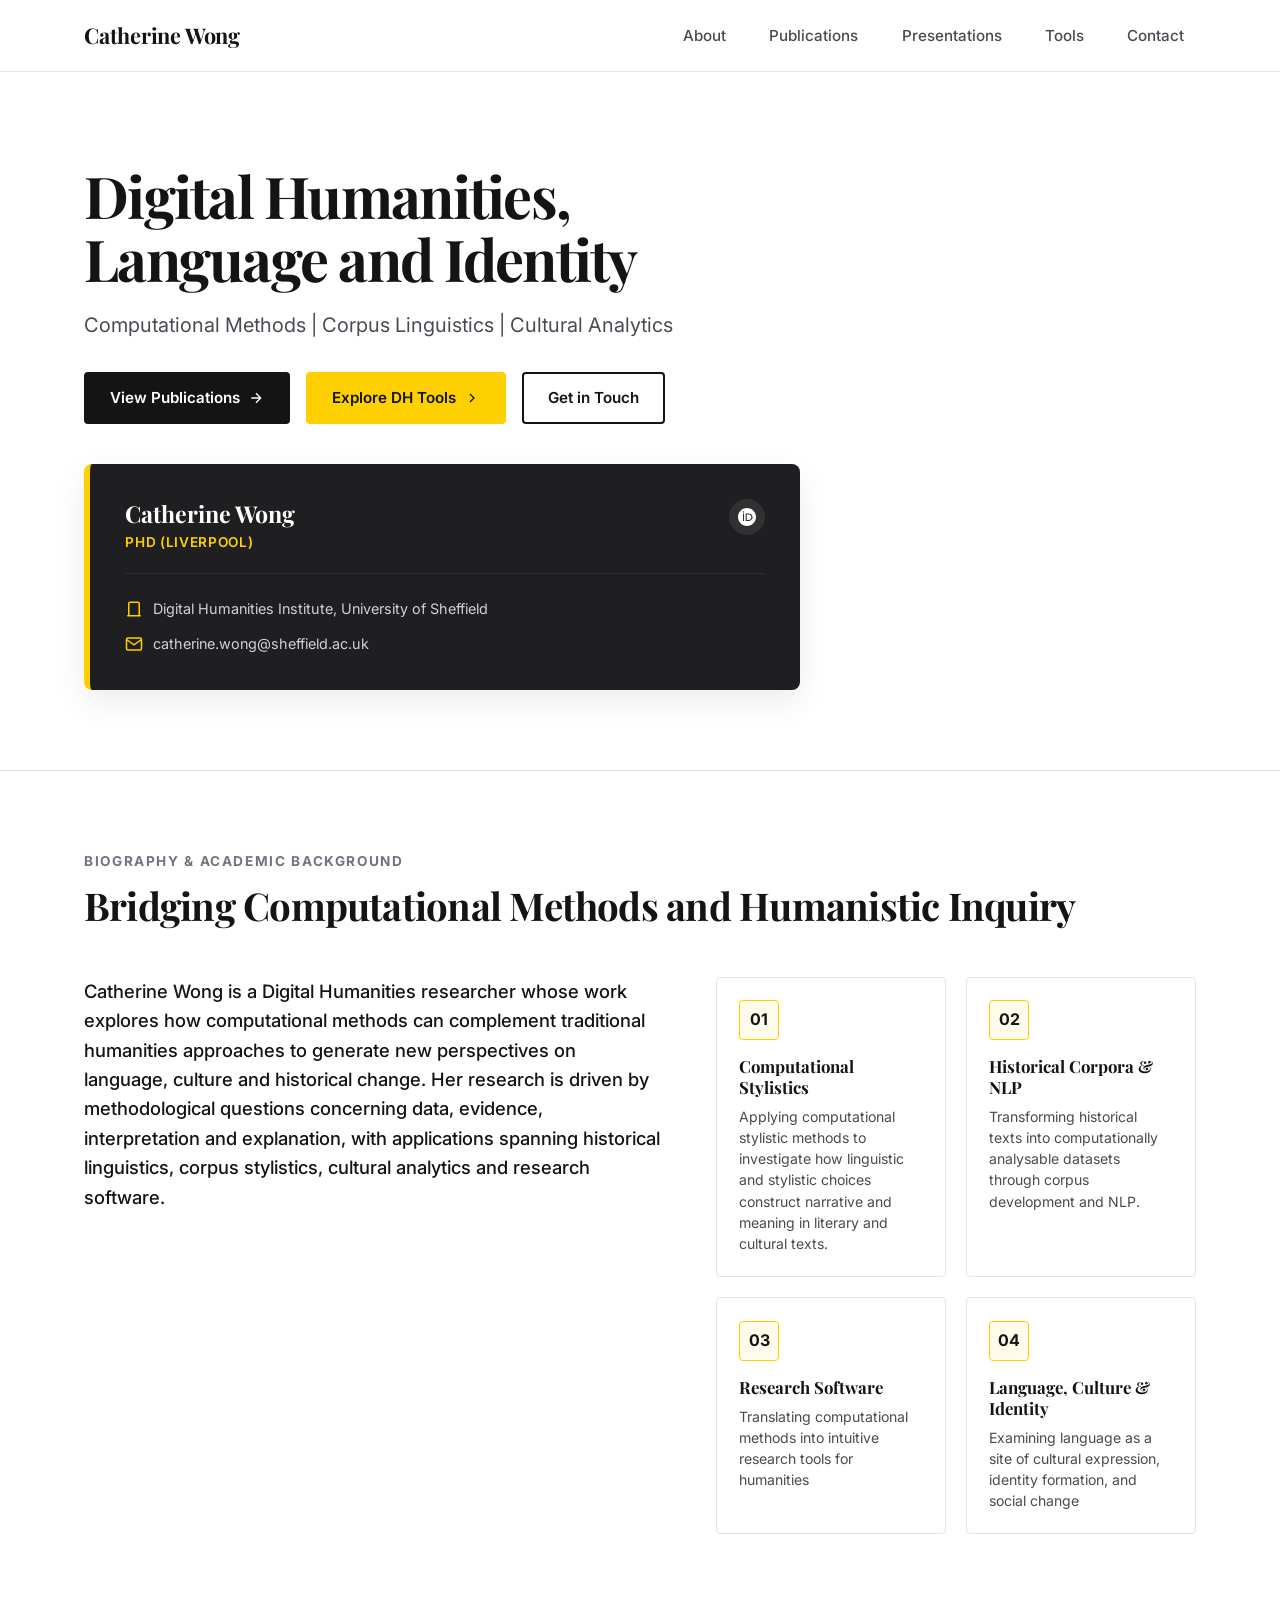
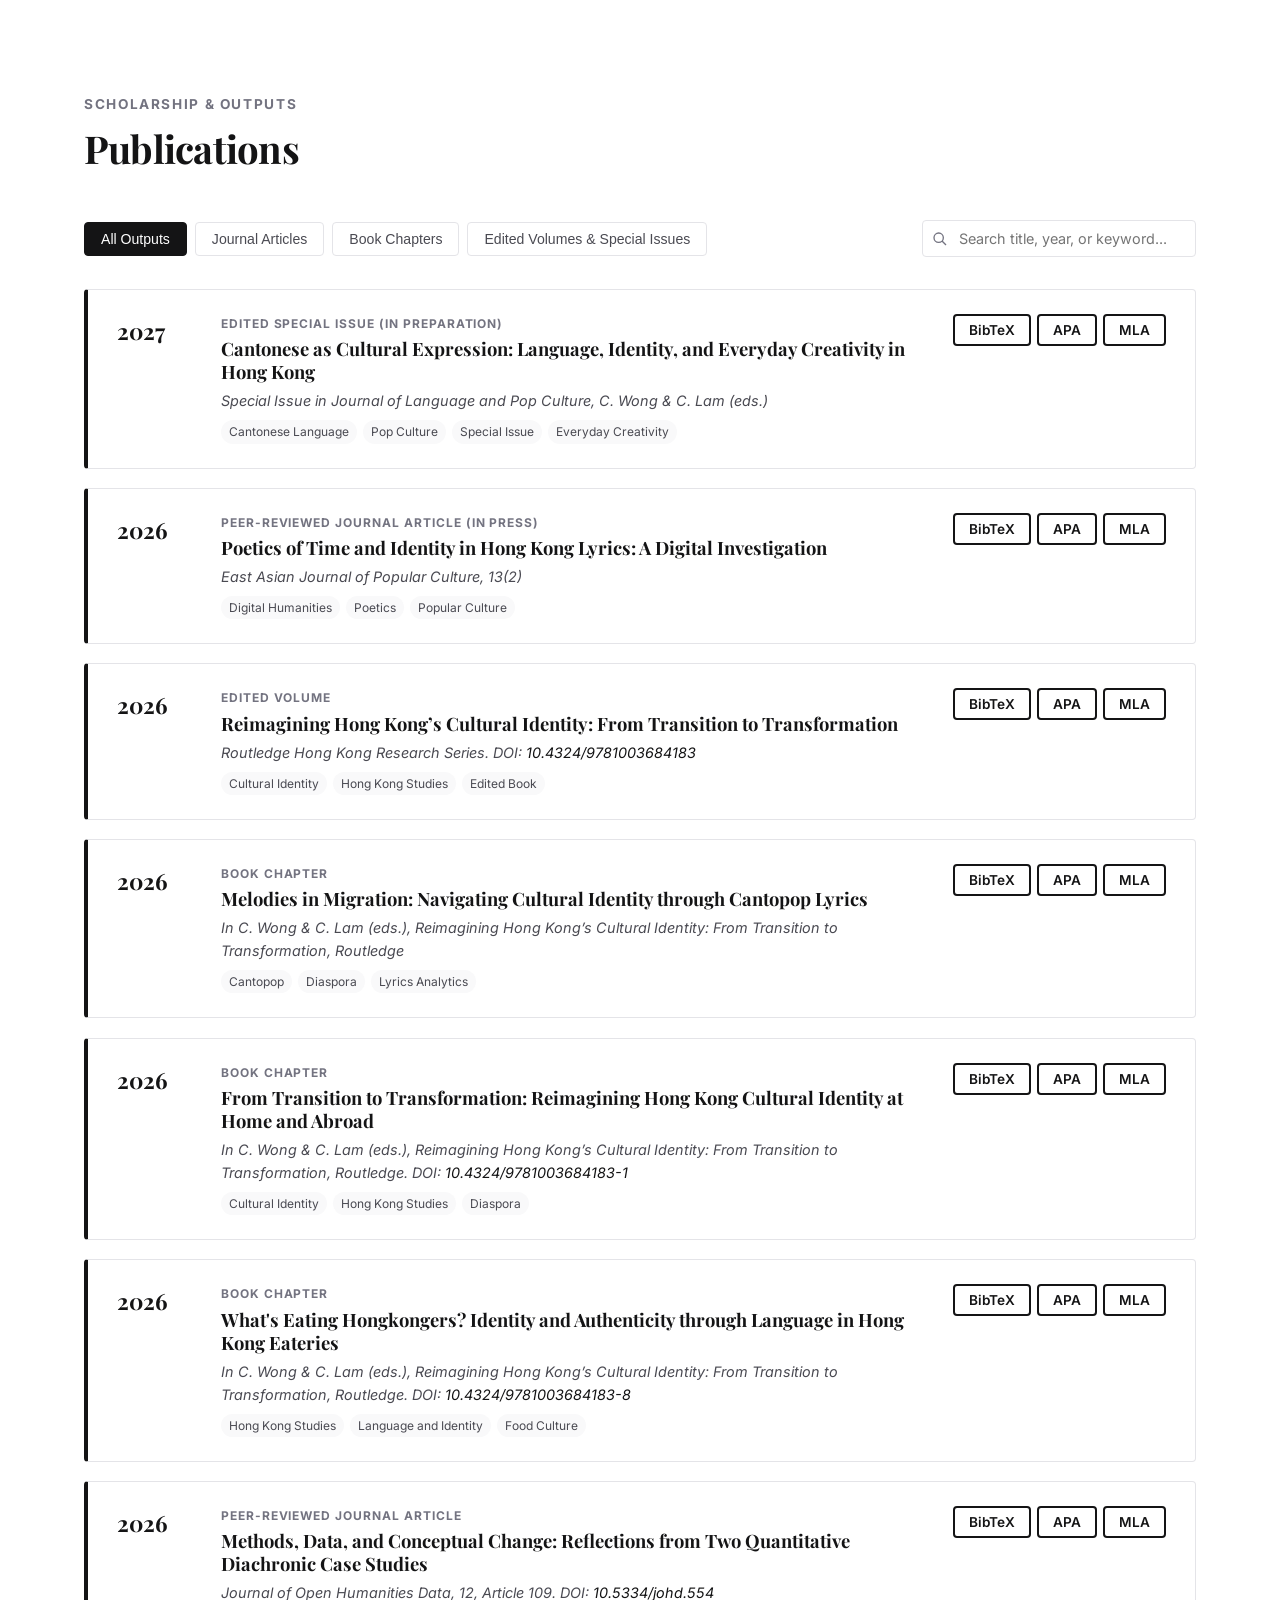
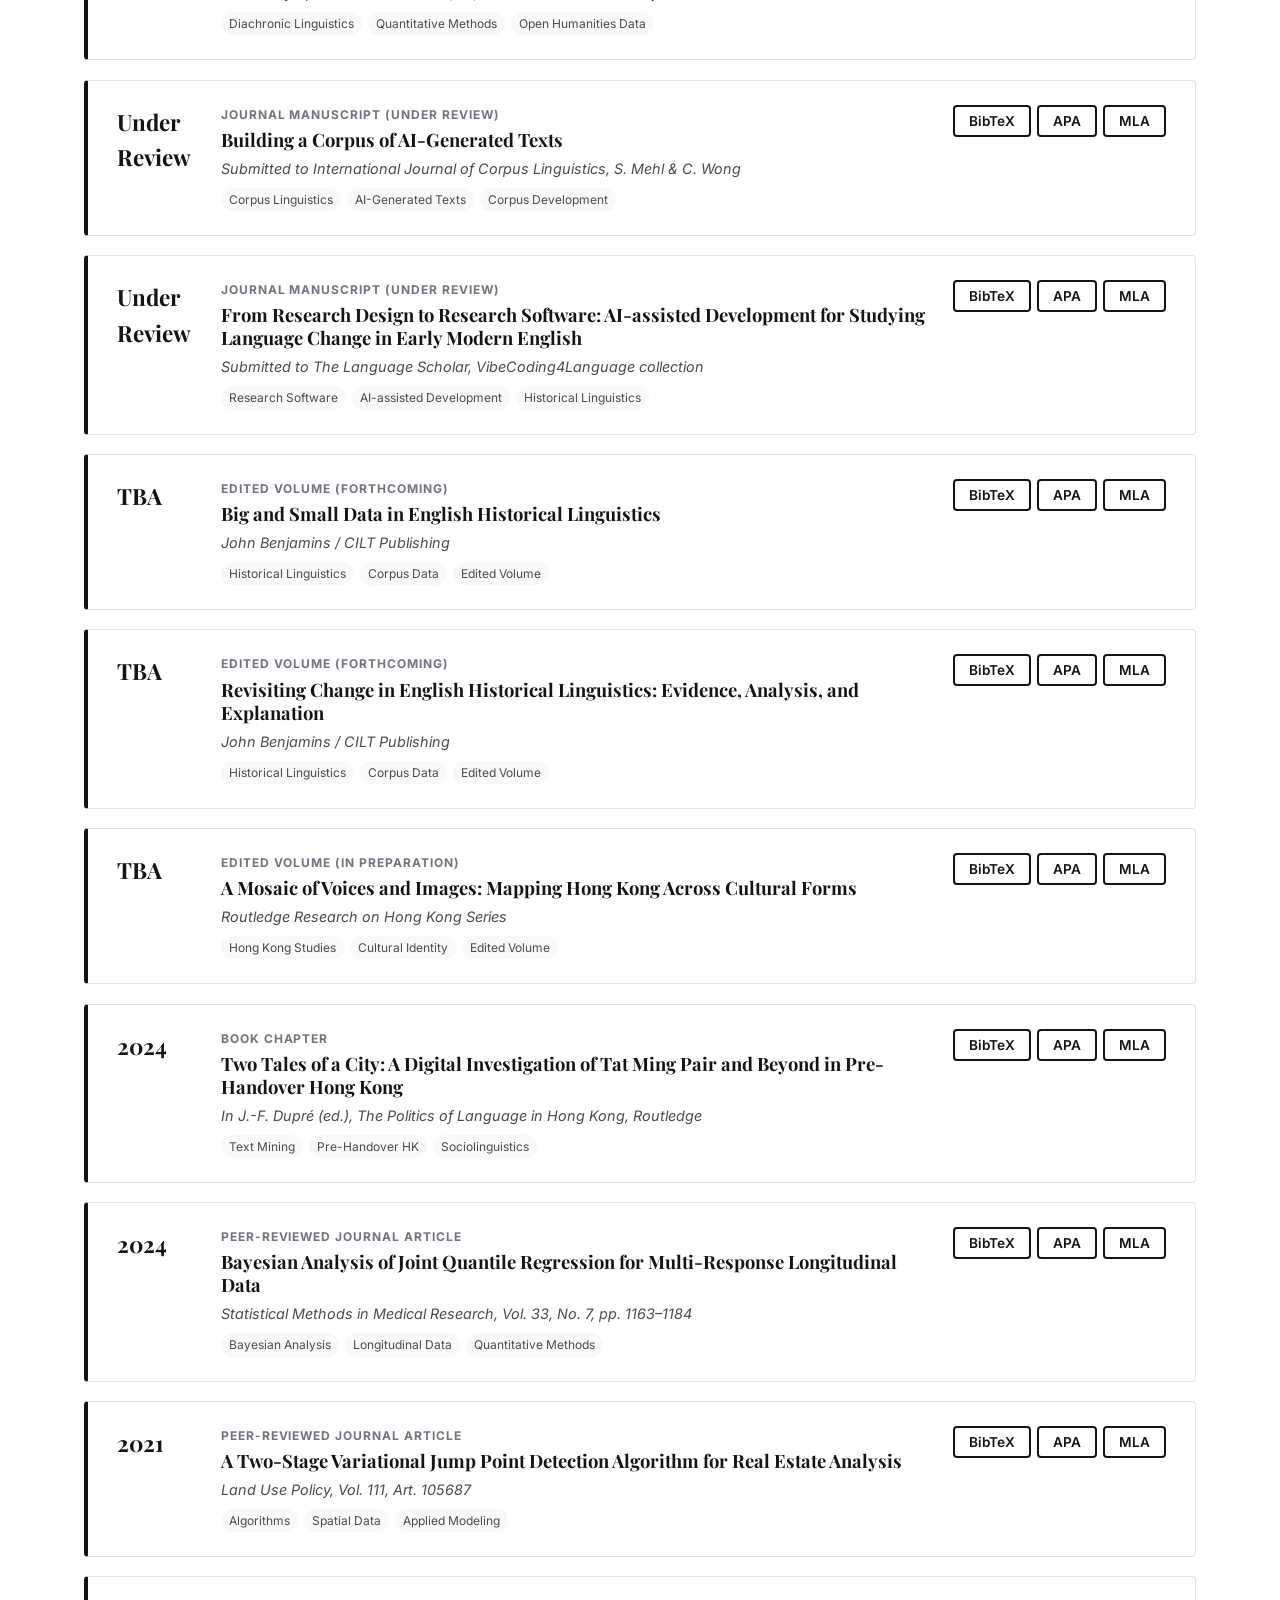
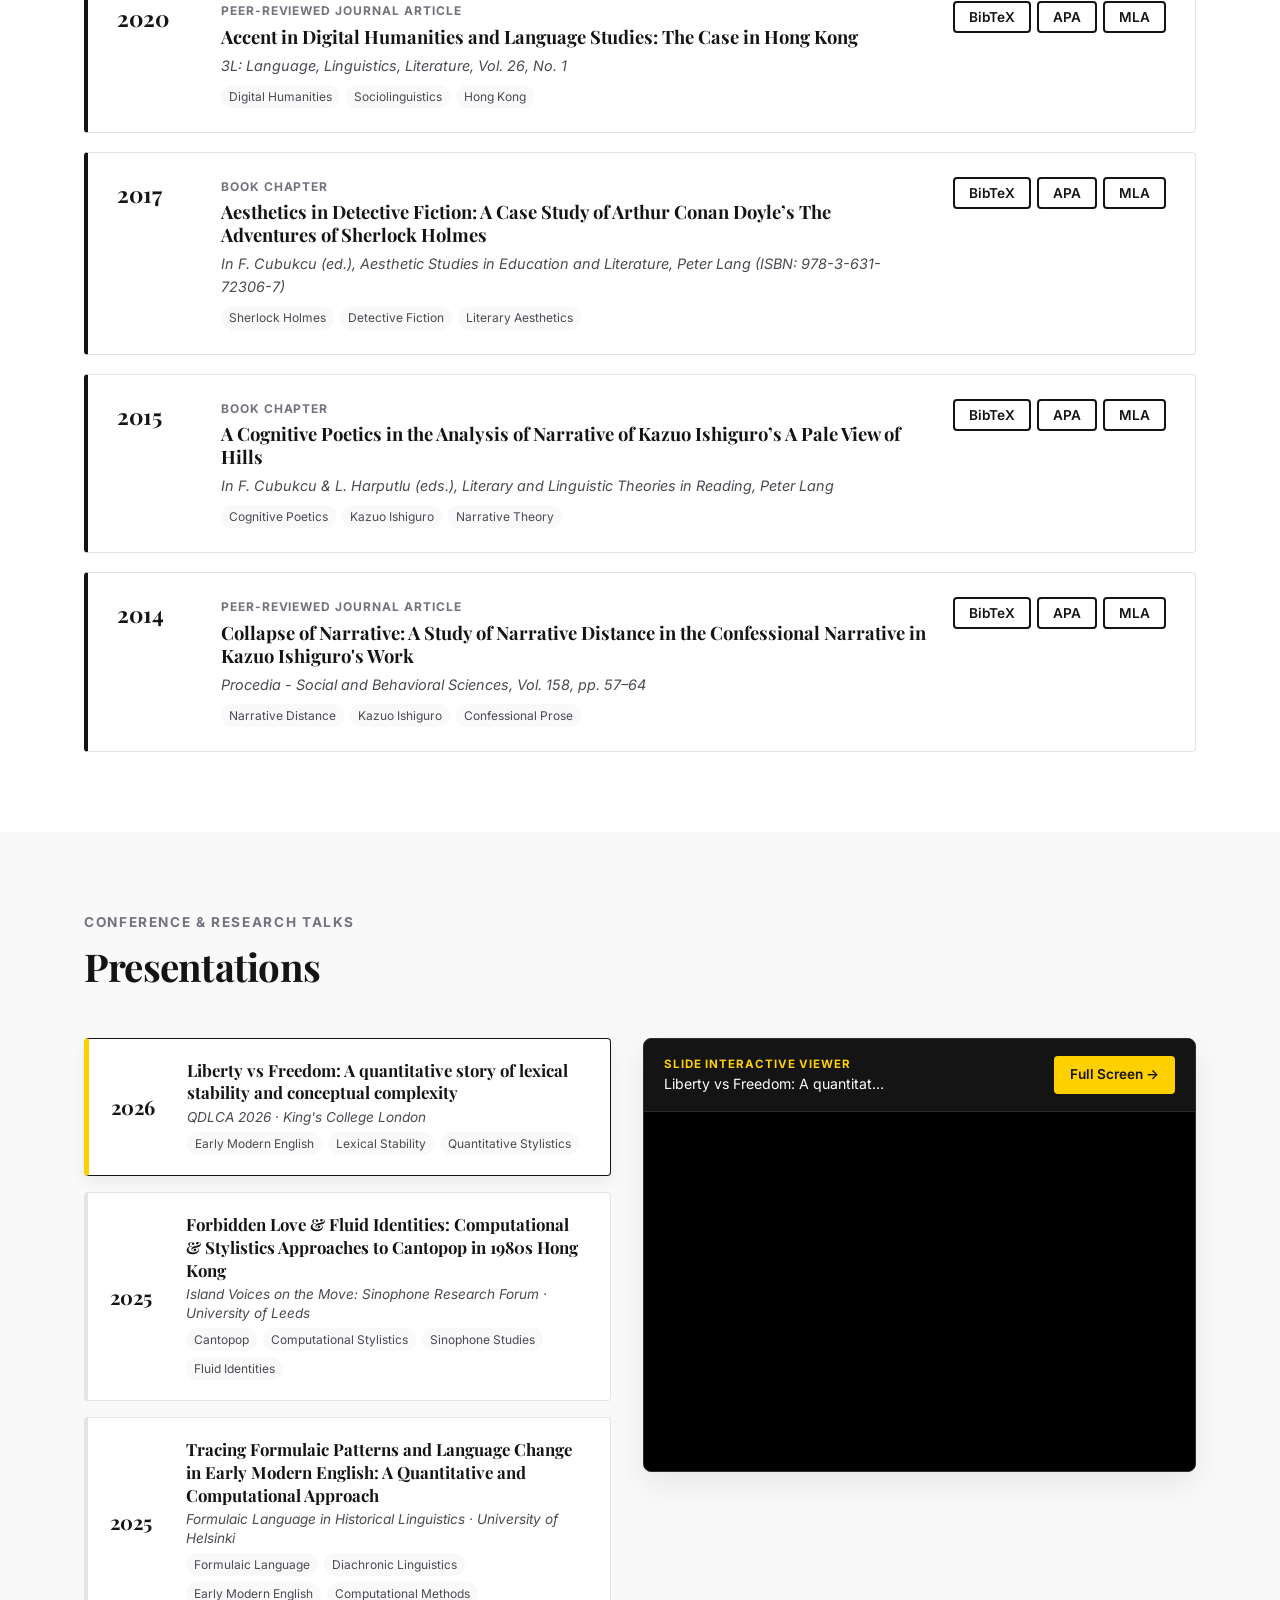
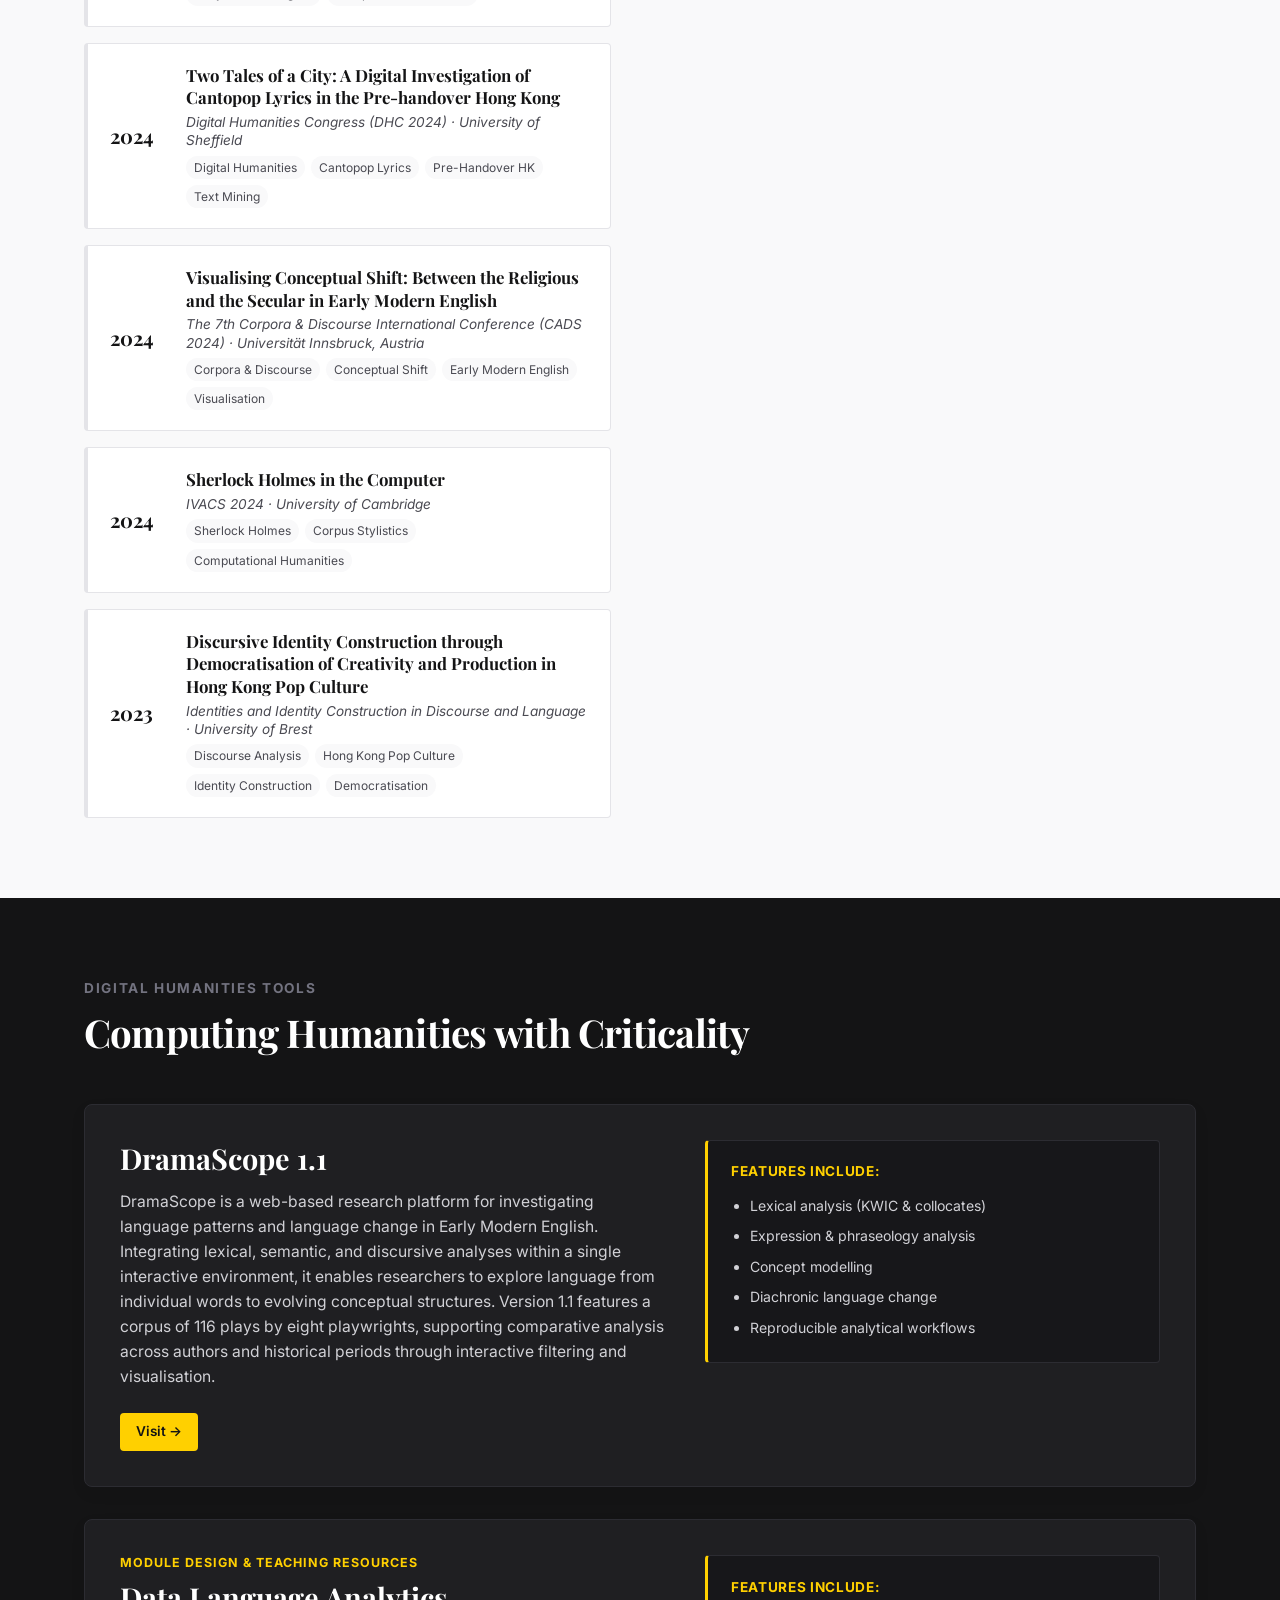
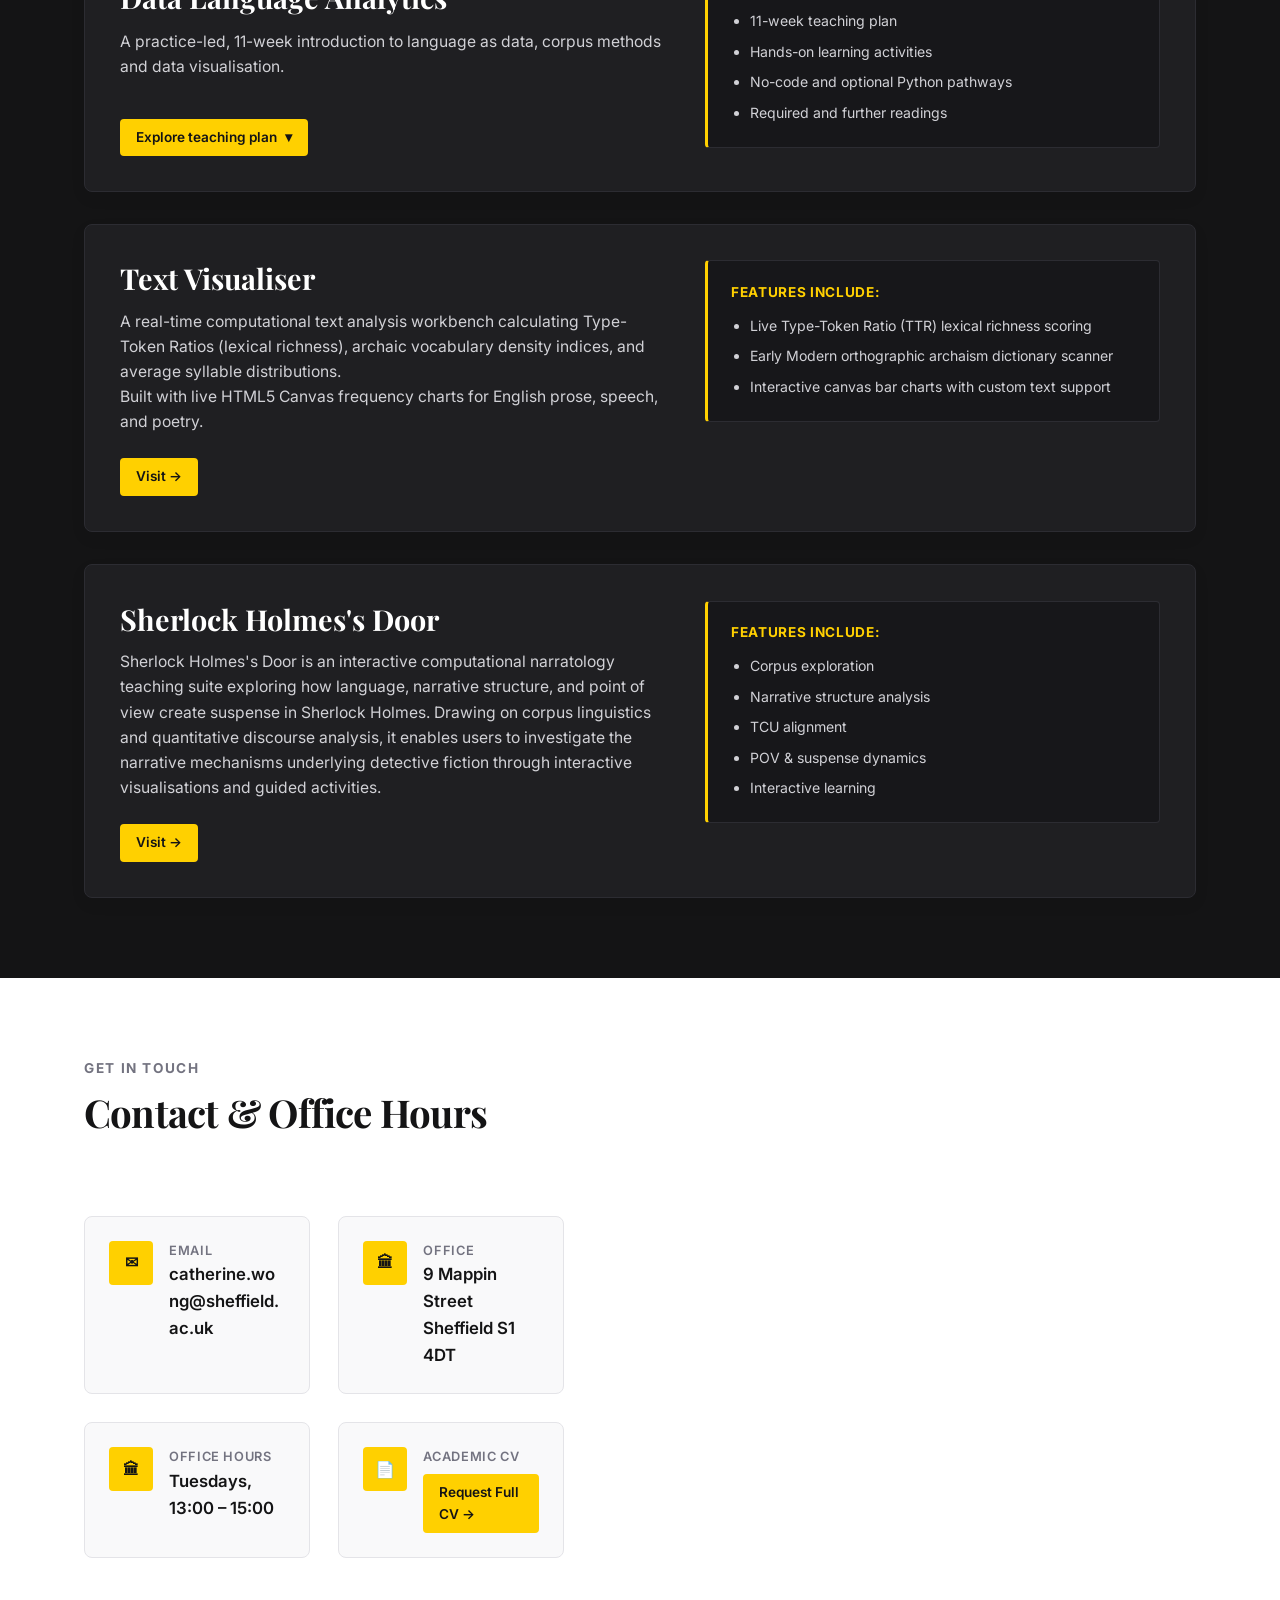
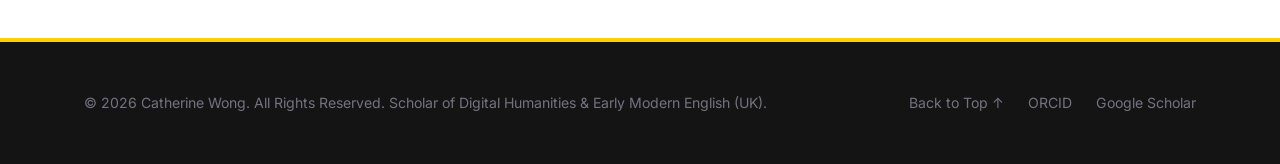
<file: index.html>
<!DOCTYPE html>
<html lang="en-GB">

<head>
  <meta charset="UTF-8">
  <meta name="viewport" content="width=device-width, initial-scale=1.0">
  <title>Catherine Wong | Digital Humanities, Language and Identity</title>
  <meta name="description"
    content="Personal academic homepage of Catherine Wong, a scholar specialising in Digital Humanities, Language and Identity.">
  <meta name="keywords"
    content="Catherine Wong, Digital Humanities, Language and Identity, Stylistics, Corpus Linguistics">
  <meta name="author" content="Dr Catherine Wong">

  <link rel="preconnect" href="https://fonts.googleapis.com">
  <link rel="preconnect" href="https://fonts.gstatic.com" crossorigin>
  <link
    href="https://fonts.googleapis.com/css2?family=Fira+Code:wght@400;600;700&family=Inter:wght@400;500;600;700;800&family=Playfair+Display:ital,wght@0,600;0,700;0,800;1,600&display=swap"
    rel="stylesheet">

  <!-- Stylesheet -->
 <link rel="stylesheet" href="css/style.css?v=4">
</head>

<body>

  <!-- Navigation Bar -->
  <header class="navbar" id="navbar">
    <div class="container">
      <a href="#hero" class="nav-brand" id="navBrand">
        <span class="nav-brand-title">Catherine Wong</span>
      </a>

      <button class="mobile-toggle" id="mobileToggle" aria-label="Toggle navigation menu">
        <span></span>
        <span></span>
        <span></span>
      </button>

      <nav aria-label="Main Navigation">
        <ul class="nav-links" id="navLinks">
          <li><a href="#about" class="nav-link" id="linkAbout">About</a></li>
          <li><a href="#publications" class="nav-link" id="linkPublications">Publications</a></li>
          <li><a href="#presentations" class="nav-link" id="linkPresentations">Presentations</a></li>
          <li><a href="#tools" class="nav-link" id="linkTools">Tools</a></li>
          <!-- <li><a href="#teaching" class="nav-link" id="linkTeaching">Teaching</a></li> -->
          <li><a href="#contact" class="nav-link" id="linkContact">Contact</a></li>
        </ul>
      </nav>
    </div>
  </header>

  <main>
    <!-- Hero Section -->
    <section class="hero" id="hero">
      <div class="container">
        <div class="hero-content">
          <div class="hero-main">
            <div class="hero-badge-wrap">
              <!-- <span class="badge-yellow">About</span> -->
            </div>

            <h1 class="hero-title">
              Digital Humanities, Language and Identity
            </h1>

            <p class="hero-subtitle">Computational Methods | Corpus Linguistics | Cultural Analytics</p>

            <div class="hero-actions">
              <a href="#publications" class="btn btn-charcoal" id="btnHeroPubs">
                View Publications
                <svg width="16" height="16" fill="none" stroke="currentColor" stroke-width="2" viewBox="0 0 24 24">
                  <path d="M5 12h14M12 5l7 7-7 7" />
                </svg>
              </a>
              <a href="#tools" class="btn btn-primary" id="btnHeroDemo">
                Explore DH Tools
                <svg width="16" height="16" fill="none" stroke="currentColor" stroke-width="2" viewBox="0 0 24 24">
                  <path d="M9 18l6-6-6-6" />
                </svg>
              </a>
              <a href="#contact" class="btn btn-outline" id="btnHeroContact">Get in Touch</a>
            </div>

            <aside class="hero-card" id="heroCard">
              <div class="hero-card-header">
                <div class="hero-card-identity">
                  <h2 class="hero-card-name">Catherine Wong</h2>
                  <span class="hero-card-role">PhD (Liverpool)</span>
                </div>
                <div class="hero-card-socials">
                  <a href="https://orcid.org/0000-0002-5421-1458" target="_blank" rel="noopener" class="social-btn"
                    id="socialOrcid" aria-label="ORCID Profile" title="ORCID Profile">
                    <svg width="18" height="18" fill="currentColor" viewBox="0 0 24 24">
                      <path
                        d="M12 0C5.372 0 0 5.372 0 12s5.372 12 12 12 12-5.372 12-12S18.628 0 12 0zM7.369 4.378c.525 0 .947.431.947.947s-.422.947-.947.947a.95.95 0 0 1-.947-.947c0-.525.422-.947.947-.947zm-.722 3.038h1.444v10.041H6.647V7.416zm3.562 0h3.9c3.712 0 5.344 2.653 5.344 5.025 0 2.578-2.016 5.016-5.325 5.016h-3.919V7.416zm1.444 1.303v7.444h2.297c2.559 0 3.844-1.631 3.844-3.722 0-2.016-1.191-3.722-3.844-3.722h-2.297z" />
                    </svg>
                  </a>

                  <!--
                  <a href="https://scholar.google.com" target="_blank" rel="noopener" class="social-btn"
                    id="socialScholar" aria-label="Google Scholar Profile" title="Google Scholar Profile">
                    <svg width="18" height="18" fill="currentColor" viewBox="0 0 24 24">
                      <path
                        d="M12 2L1 7.5L12 13L23 7.5L12 2ZM5.242 12.769L12 16.444L18.758 12.769V16.5C18.758 18.985 15.733 21 12 21C8.267 21 5.242 18.985 5.242 16.5V12.769Z" />
                    </svg>
                  </a>
                  <a href="https://github.com/cath-wong" target="_blank" rel="noopener" class="social-btn"
                    id="socialGithub" aria-label="GitHub Profile">
                    <svg width="18" height="18" fill="currentColor" viewBox="0 0 24 24">
                      <path
                        d="M12 0C5.37 0 0 5.37 0 12c0 5.31 3.435 9.795 8.205 11.385.6.105.825-.255.825-.57 0-.285-.015-1.23-.015-2.235-3.015.555-3.795-.735-4.035-1.41-.135-.345-.72-1.41-1.23-1.695-.42-.225-1.02-.78-.015-.795.945-.015 1.62.87 1.845 1.23 1.08 1.815 2.805 1.305 3.495.99.105-.78.42-1.305.765-1.605-2.67-.3-5.46-1.335-5.46-5.925 0-1.305.465-2.385 1.23-3.225-.12-.3-.54-1.53.12-3.18 0 0 1.005-.315 3.3 1.23.96-.27 1.98-.405 3-.405s2.04.135 3 .405c2.295-1.56 3.3-1.23 3.3-1.23.66 1.65.24 2.88.12 3.18.765.84 1.23 1.905 1.23 3.225 0 4.605-2.805 5.625-5.475 5.925.435.375.81 1.095.81 2.22 0 1.605-.015 2.895-.015 3.3 0 .315.225.69.825.57A12.02 12.02 0 0 0 24 12c0-6.63-5.37-12-12-12z" />
                    </svg>
                  </a>
                  -->
                </div>
              </div>

              <ul class="hero-card-meta">
                <li>
                  <svg width="18" height="18" fill="none" stroke="currentColor" stroke-width="2" viewBox="0 0 24 24">
                    <path d="M19 21V5a2 2 0 0 0-2-2H7a2 2 0 0 0-2 2v16m14 0h2m-2 0h-5m-9 0H3m2 0h5m0 0h5" />
                  </svg>
                  <span>Digital Humanities Institute, University of Sheffield</span>
                </li>
                <li>
                  <svg width="18" height="18" fill="none" stroke="currentColor" stroke-width="2" viewBox="0 0 24 24">
                    <path d="M4 4h16c1.1 0 2 .9 2 2v12c0 1.1-.9 2-2 2H4c-1.1 0-2-.9-2-2V6c0-1.1.9-2 2-2z" />
                    <path d="M22 6l-10 7L2 6" />
                  </svg>
                  <span>catherine.wong@sheffield.ac.uk</span>
                </li>
              </ul>
            </aside>
          </div>
        </div>
    </section>

    <!-- About Section -->
    <section class="section" id="about">
      <div class="container">
        <div class="section-header">
          <span class="section-subtitle">Biography &amp; Academic Background</span>
          <h2 class="section-title">Bridging Computational Methods and Humanistic Inquiry</h2>
        </div>

        <div class="about-grid">
          <div class="bio-text">
            <p class="bio-lead">
              Catherine Wong is a Digital Humanities researcher whose work explores how computational methods can complement traditional humanities approaches to generate new perspectives on language, culture and historical change. Her research is driven by methodological questions concerning data, evidence, interpretation and explanation, with applications spanning historical linguistics, corpus stylistics, cultural analytics and research software.
            </p>
          </div>

          <div class="pillars-grid">
            <div class="pillar-card">
              <div class="pillar-icon">01</div>
              <h3 class="pillar-title">Computational Stylistics</h3>
              <p class="pillar-desc">Applying computational stylistic methods to investigate how linguistic and stylistic choices construct narrative and meaning in literary and cultural texts.</p>
            </div>

            <div class="pillar-card">
              <div class="pillar-icon">02</div>
              <h3 class="pillar-title">Historical Corpora &amp; NLP</h3>
              <p class="pillar-desc">Transforming historical texts into computationally analysable datasets through corpus development and NLP.</p>
            </div>

            <div class="pillar-card">
              <div class="pillar-icon">03</div>
              <h3 class="pillar-title">Research Software</h3>
              <p class="pillar-desc">Translating computational methods into intuitive research tools for humanities</p>
            </div>

            <div class="pillar-card">
              <div class="pillar-icon">04</div>
              <h3 class="pillar-title">Language, Culture &amp; Identity</h3>
              <p class="pillar-desc">Examining language as a site of cultural expression, identity formation, and social change</p>
            </div>
          </div>
        </div>
      </div>
    </section>

    <!-- Publications Section -->
    <section class="section" id="publications">
      <div class="container">
        <div class="section-header">
          <span class="section-subtitle">Scholarship &amp; Outputs</span>
          <h2 class="section-title">Publications</h2>
        </div>

        <div class="pub-toolbar">
          <div class="pub-filters">
            <button class="filter-btn active" data-filter="all" id="filterAll">All Outputs</button>
            <button class="filter-btn" data-filter="journal" id="filterJournals">Journal Articles</button>
            <button class="filter-btn" data-filter="chapter" id="filterChapters">Book Chapters</button>
            <button class="filter-btn" data-filter="edited" id="filterEdited">Edited Volumes & Special Issues</button>
          </div>

          <div class="pub-search">
            <svg class="pub-search-icon" width="16" height="16" fill="none" stroke="currentColor" stroke-width="2"
              viewBox="0 0 24 24">
              <path d="M21 21l-6-6m2-5a7 7 0 11-14 0 7 7 0 0114 0z" />
            </svg>
            <input type="text" id="pubSearchInput" class="pub-search-input"
              placeholder="Search title, year, or keyword...">
          </div>
        </div>

        <div class="pub-list" id="pubList">

          
          <!-- 1. Special Issue 2027 -->
          <article class="pub-item" data-type="edited">
            <div class="pub-year">2027</div>
            <div class="pub-content">
              <span class="pub-type">Edited Special Issue (In Preparation)</span>
              <h3 class="pub-title">Cantonese as Cultural Expression: Language, Identity, and Everyday Creativity in Hong Kong</h3>
              <div class="pub-venue">Special Issue in <em>Journal of Language and Pop Culture</em>, C. Wong &amp; C. Lam (eds.)</div>
              <div class="pub-tags">
                <span class="tag-sm">Cantonese Language</span>
                <span class="tag-sm">Pop Culture</span>
                <span class="tag-sm">Special Issue</span>
                <span class="tag-sm">Everyday Creativity</span>
              </div>
            </div>
            <div class="pub-actions">
              <button class="btn btn-outline btn-sm cite-btn" id="citeCantonesePopCulture2027" data-bibtex="@article{wong_lam_2027_cantonese,
  editor={Wong, Catherine and Lam, Charles},
  title={Cantonese as Cultural Expression: Language, Identity, and Everyday Creativity in Hong Kong},
  journal={Journal of Language and Pop Culture},
  year={2027},
  note={Special issue in preparation}
}">BibTeX</button>
              <button class="btn btn-outline btn-sm cite-apa-btn" onclick="copyCitation(this, 'apa')"
                data-apa="Wong, C., &amp; Lam, C. (Eds.). (2027). Cantonese as Cultural Expression: Language, Identity, and Everyday Creativity in Hong Kong [Special issue in preparation]. Journal of Language and Pop Culture.">APA</button>
              <button class="btn btn-outline btn-sm cite-mla-btn" onclick="copyCitation(this, 'mla')"
                data-mla='Wong, Catherine, and Charles Lam, editors. "Cantonese as Cultural Expression: Language, Identity, and Everyday Creativity in Hong Kong." Special issue in preparation for Journal of Language and Pop Culture, 2027.'>MLA</button>
            </div>
          </article>
     <!-- 5. Journal Article 2026 -->
          <article class="pub-item" data-type="journal">
            <div class="pub-year">2026</div>
            <div class="pub-content">
              <span class="pub-type">Peer-Reviewed Journal Article (In Press)</span>
              <h3 class="pub-title">Poetics of Time and Identity in Hong Kong Lyrics: A Digital Investigation</h3>
              <div class="pub-venue"><em>East Asian Journal of Popular Culture</em>, 13(2)</div>
              <div class="pub-tags">
                <span class="tag-sm">Digital Humanities</span>
                <span class="tag-sm">Poetics</span>
                <span class="tag-sm">Popular Culture</span>
              </div>
            </div>
            <div class="pub-actions">
              <button class="btn btn-outline btn-sm cite-btn" id="citeEAJPC2026" data-bibtex="@article{wong_lam_poetics_2026,
  author={Wong, Catherine and Lam, Charles},
  title={Poetics of Time and Identity in Hong Kong Lyrics: A Digital Investigation},
  journal={East Asian Journal of Popular Culture},
  year={2026},
  volume={13},
  number={2},
  note={In press}
}">BibTeX</button>
              <button class="btn btn-outline btn-sm cite-apa-btn" onclick="copyCitation(this, 'apa')"
                data-apa="Wong, C., &amp; Lam, C. (2026). Poetics of time and identity in Hong Kong lyrics: A digital investigation. East Asian Journal of Popular Culture, 13(2). (In press).">APA</button>
              <button class="btn btn-outline btn-sm cite-mla-btn" onclick="copyCitation(this, 'mla')"
                data-mla='Wong, Catherine, and Charles Lam. "Poetics of Time and Identity in Hong Kong Lyrics: A Digital Investigation." East Asian Journal of Popular Culture, vol. 13, no. 2, 2026. In press.'>MLA</button>
            </div>
          </article>
          <!-- 2. Edited Volume 2026 -->
          <article class="pub-item" data-type="edited">
            <div class="pub-year">2026</div>
            <div class="pub-content">
              <span class="pub-type">Edited Volume</span>
              <h3 class="pub-title">Reimagining Hong Kong’s Cultural Identity: From Transition to Transformation</h3>
             <div class="pub-venue">
  Routledge Hong Kong Research Series.
  DOI: <a href="https://doi.org/10.4324/9781003684183"
          target="_blank" rel="noopener">10.4324/9781003684183</a>
</div>
              <div class="pub-tags">
                <span class="tag-sm">Cultural Identity</span>
                <span class="tag-sm">Hong Kong Studies</span>
                <span class="tag-sm">Edited Book</span>
              </div>
            </div>
            <div class="pub-actions">
              <button class="btn btn-outline btn-sm cite-btn" id="citeRoutledge2026" data-bibtex="@book{wong_lam_2026_reimagining,
  editor={Wong, Catherine and Lam, Charles},
  title={Reimagining Hong Kong's Cultural Identity: From Transition to Transformation},
  publisher={Routledge},
  series={Routledge Hong Kong Research Series},
  year={2026},
    isbn={978-1-041-16141-7},
  doi={10.4324/9781003684183}
}">BibTeX</button>
              <button class="btn btn-outline btn-sm cite-apa-btn" onclick="copyCitation(this, 'apa')"
                data-apa="Wong, C., &amp; Lam, C. (Eds.). (2026). Reimagining Hong Kong's Cultural Identity: From Transition to Transformation. Routledge. https://doi.org/10.4324/9781003684183.">APA</button>
              <button class="btn btn-outline btn-sm cite-mla-btn" onclick="copyCitation(this, 'mla')"
                data-mla="Wong, Catherine, and Charles Lam, editors. Reimagining Hong Kong's Cultural Identity: From Transition to Transformation. Routledge, 2026. https://doi.org/10.4324/9781003684183.">MLA</button>
            </div>
          </article>

          <!-- 3. Book Chapter 2026 -->
          <article class="pub-item" data-type="chapter">
            <div class="pub-year">2026</div>
            <div class="pub-content">
              <span class="pub-type">Book Chapter</span>
              <h3 class="pub-title">Melodies in Migration: Navigating Cultural Identity through Cantopop Lyrics</h3>
              <div class="pub-venue">In C. Wong &amp; C. Lam (eds.), <em>Reimagining Hong Kong’s Cultural Identity: From Transition to Transformation</em>, Routledge</div>
              <div class="pub-tags">
                <span class="tag-sm">Cantopop</span>
                <span class="tag-sm">Diaspora</span>
                <span class="tag-sm">Lyrics Analytics</span>
              </div>
            </div>
            <div class="pub-actions">
              <button class="btn btn-outline btn-sm cite-btn" id="citeMelodies2026" data-bibtex="@incollection{wong2026melodies,
  author={Wong, Catherine},
  title={Melodies in Migration: Navigating Cultural Identity through Cantopop Lyrics},
  booktitle={Reimagining Hong Kong's Cultural Identity: From Transition to Transformation},
  editor={Wong, Catherine and Lam, Charles},
  publisher={Routledge},
   year={2026},
  doi={10.4324/9781003684183-3}
}">BibTeX</button>
              <button class="btn btn-outline btn-sm cite-apa-btn" onclick="copyCitation(this, 'apa')"
                data-apa="Wong, C. (2026). Melodies in Migration: Navigating Cultural Identity through Cantopop Lyrics. In C. Wong &amp; C. Lam (Eds.), Reimagining Hong Kong's Cultural Identity: From Transition to Transformation. Routledge. https://doi.org/10.4324/9781003684183-3.">APA</button>
              <button class="btn btn-outline btn-sm cite-mla-btn" onclick="copyCitation(this, 'mla')"
                data-mla='Wong, Catherine. "Melodies in Migration: Navigating Cultural Identity through Cantopop Lyrics." Reimagining Hong Kong&#39;s Cultural Identity: From Transition to Transformation, edited by Catherine Wong and Charles Lam, Routledge, 2026. https://doi.org/10.4324/9781003684183-3.'>MLA</button>
            </div>
          </article>

<!-- Book Chapter 2026 - From Transition to Transformation -->
<article class="pub-item" data-type="chapter">
  <div class="pub-year">2026</div>
  <div class="pub-content">
    <span class="pub-type">Book Chapter</span>
    <h3 class="pub-title">From Transition to Transformation: Reimagining Hong Kong Cultural Identity at Home and Abroad</h3>
    <div class="pub-venue">
      In C. Wong &amp; C. Lam (eds.), <em>Reimagining Hong Kong’s Cultural Identity: From Transition to Transformation</em>, Routledge.
      DOI: <a href="https://doi.org/10.4324/9781003684183-1" target="_blank" rel="noopener">10.4324/9781003684183-1</a>
    </div>
    <div class="pub-tags">
      <span class="tag-sm">Cultural Identity</span>
      <span class="tag-sm">Hong Kong Studies</span>
      <span class="tag-sm">Diaspora</span>
    </div>
  </div>
  <div class="pub-actions">
    <button class="btn btn-outline btn-sm cite-btn" id="citeTransition2026" data-bibtex="@incollection{wong_lam_2026_transition,
  author={Wong, Catherine and Lam, Charles},
  title={From Transition to Transformation: Reimagining Hong Kong Cultural Identity at Home and Abroad},
  booktitle={Reimagining Hong Kong's Cultural Identity: From Transition to Transformation},
  editor={Wong, Catherine and Lam, Charles},
  publisher={Routledge},
  year={2026},
  doi={10.4324/9781003684183-1}
}">BibTeX</button>
    <button class="btn btn-outline btn-sm cite-apa-btn" onclick="copyCitation(this, 'apa')"
      data-apa="Wong, C., &amp; Lam, C. (2026). From Transition to Transformation: Reimagining Hong Kong Cultural Identity at Home and Abroad. In C. Wong &amp; C. Lam (Eds.), Reimagining Hong Kong's Cultural Identity: From Transition to Transformation. Routledge. https://doi.org/10.4324/9781003684183-1">APA</button>
    <button class="btn btn-outline btn-sm cite-mla-btn" onclick="copyCitation(this, 'mla')"
      data-mla='Wong, Catherine, and Charles Lam. "From Transition to Transformation: Reimagining Hong Kong Cultural Identity at Home and Abroad." Reimagining Hong Kong&#39;s Cultural Identity: From Transition to Transformation, edited by Catherine Wong and Charles Lam, Routledge, 2026. https://doi.org/10.4324/9781003684183-1.'>MLA</button>
  </div>
</article>

          
<!-- Book Chapter 2026 - What's Eating Hongkongers -->
<article class="pub-item" data-type="chapter">
  <div class="pub-year">2026</div>
  <div class="pub-content">
    <span class="pub-type">Book Chapter</span>
    <h3 class="pub-title">What's Eating Hongkongers? Identity and Authenticity through Language in Hong Kong Eateries</h3>
    <div class="pub-venue">
      In C. Wong &amp; C. Lam (eds.), <em>Reimagining Hong Kong’s Cultural Identity: From Transition to Transformation</em>, Routledge.
      DOI: <a href="https://doi.org/10.4324/9781003684183-8" target="_blank" rel="noopener">10.4324/9781003684183-8</a>
    </div>
    <div class="pub-tags">
      <span class="tag-sm">Hong Kong Studies</span>
      <span class="tag-sm">Language and Identity</span>
      <span class="tag-sm">Food Culture</span>
    </div>
  </div>
  <div class="pub-actions">
    <button class="btn btn-outline btn-sm cite-btn" id="citeHongkongers2026" data-bibtex="@incollection{leung_wu_wong_lam_2026_eateries,
  author={Leung, Genevieve and Wu, M.-H. and Wong, Catherine and Lam, Charles},
  title={What's Eating Hongkongers? Identity and Authenticity through Language in Hong Kong Eateries},
  booktitle={Reimagining Hong Kong's Cultural Identity: From Transition to Transformation},
  editor={Wong, Catherine and Lam, Charles},
  publisher={Routledge},
  year={2026},
  doi={10.4324/9781003684183-8}
}">BibTeX</button>
    <button class="btn btn-outline btn-sm cite-apa-btn" onclick="copyCitation(this, 'apa')"
      data-apa="Leung, G., Wu, M.-H., Wong, C., &amp; Lam, C. (2026). What's Eating Hongkongers? Identity and Authenticity through Language in Hong Kong Eateries. In C. Wong &amp; C. Lam (Eds.), Reimagining Hong Kong's Cultural Identity: From Transition to Transformation. Routledge. https://doi.org/10.4324/9781003684183-8">APA</button>
    <button class="btn btn-outline btn-sm cite-mla-btn" onclick="copyCitation(this, 'mla')"
      data-mla='Leung, Genevieve, et al. "What&#39;s Eating Hongkongers? Identity and Authenticity through Language in Hong Kong Eateries." Reimagining Hong Kong&#39;s Cultural Identity: From Transition to Transformation, edited by Catherine Wong and Charles Lam, Routledge, 2026. https://doi.org/10.4324/9781003684183-8.'>MLA</button>
  </div>
</article>

          <!-- 4. Journal Article 2026 -->
          <article class="pub-item" data-type="journal">
            <div class="pub-year">2026</div>
            <div class="pub-content">
              <span class="pub-type">Peer-Reviewed Journal Article</span>
              <h3 class="pub-title">Methods, Data, and Conceptual Change: Reflections from Two Quantitative Diachronic Case Studies</h3>
              <div class="pub-venue"><em>Journal of Open Humanities Data</em>, 12, Article 109. DOI: <a href="https://doi.org/10.5334/johd.554" target="_blank" rel="noopener">10.5334/johd.554</a></div>
              <div class="pub-tags">
                <span class="tag-sm">Diachronic Linguistics</span>
                <span class="tag-sm">Quantitative Methods</span>
                <span class="tag-sm">Open Humanities Data</span>
              </div>
            </div>
            <div class="pub-actions">
              <button class="btn btn-outline btn-sm cite-btn" id="citeJOHD2026" data-bibtex="@article{wong_phantat_fitzmaurice_2026,
  author={Wong, Catherine and Phan-Tat, Bao and Fitzmaurice, Susan},
  title={Methods, Data, and Conceptual Change: Reflections from Two Quantitative Diachronic Case Studies},
  journal={Journal of Open Humanities Data},
  year={2026},
  volume={12},
  eid={109},
  doi={10.5334/johd.554}
}">BibTeX</button>
              <button class="btn btn-outline btn-sm cite-apa-btn" onclick="copyCitation(this, 'apa')"
                data-apa="Wong, C., Phan-Tất, B., &amp; Fitzmaurice, S. (2026). Methods, data, and conceptual change: Reflections from two quantitative diachronic case studies. Journal of Open Humanities Data, 12, Article 109. https://doi.org/10.5334/johd.554">APA</button>
              <button class="btn btn-outline btn-sm cite-mla-btn" onclick="copyCitation(this, 'mla')"
                data-mla='Wong, Catherine, Bảo Phan-Tất, and Susan Fitzmaurice. "Methods, Data, and Conceptual Change: Reflections from Two Quantitative Diachronic Case Studies." Journal of Open Humanities Data, vol. 12, 2026, article 109. https://doi.org/10.5334/johd.554.'>MLA</button>
            </div>
          </article>
               <!-- 6. Manuscript Under Review - IJCL -->
          <article class="pub-item" data-type="journal">
            <div class="pub-year">Under Review</div>
            <div class="pub-content">
              <span class="pub-type">Journal Manuscript (Under Review)</span>
              <h3 class="pub-title">Building a Corpus of AI-Generated Texts</h3>
              <div class="pub-venue">Submitted to <em>International Journal of Corpus Linguistics</em>, S. Mehl &amp; C. Wong</div>
              <div class="pub-tags">
                <span class="tag-sm">Corpus Linguistics</span>
                <span class="tag-sm">AI-Generated Texts</span>
                <span class="tag-sm">Corpus Development</span>
              </div>
            </div>
            <div class="pub-actions">
              <button class="btn btn-outline btn-sm cite-btn" id="citeAICorpusUnderReview" data-bibtex="@unpublished{mehl_wong_ai_corpus,
  author={Mehl, Seth and Wong, Catherine},
  title={Building a Corpus of AI-Generated Texts},
  note={Manuscript submitted to International Journal of Corpus Linguistics; under review}
}">BibTeX</button>
              <button class="btn btn-outline btn-sm cite-apa-btn" onclick="copyCitation(this, 'apa')"
                data-apa="Mehl, S., &amp; Wong, C. (n.d.). Building a corpus of AI-generated texts [Manuscript under review]. International Journal of Corpus Linguistics.">APA</button>
              <button class="btn btn-outline btn-sm cite-mla-btn" onclick="copyCitation(this, 'mla')"
                data-mla='Mehl, Seth, and Catherine Wong. "Building a Corpus of AI-Generated Texts." Manuscript submitted to International Journal of Corpus Linguistics, under review.'>MLA</button>
            </div>
          </article>

          <!-- 7. Manuscript Under Review - The Language Scholar -->
          <article class="pub-item" data-type="journal">
            <div class="pub-year">Under Review</div>
            <div class="pub-content">
              <span class="pub-type">Journal Manuscript (Under Review)</span>
              <h3 class="pub-title">From Research Design to Research Software: AI-assisted Development for Studying Language Change in Early Modern English</h3>
              <div class="pub-venue">Submitted to <em>The Language Scholar</em>, VibeCoding4Language collection</div>
              <div class="pub-tags">
                <span class="tag-sm">Research Software</span>
                <span class="tag-sm">AI-assisted Development</span>
                <span class="tag-sm">Historical Linguistics</span>
              </div>
            </div>
            <div class="pub-actions">
              <button class="btn btn-outline btn-sm cite-btn" id="citeDramaScopeUnderReview" data-bibtex="@unpublished{wong_ai_research_software,
  author={Wong, Catherine},
  title={From Research Design to Research Software: AI-assisted Development for Studying Language Change in Early Modern English},
  note={Manuscript submitted to The Language Scholar, VibeCoding4Language collection; under review}
}">BibTeX</button>
              <button class="btn btn-outline btn-sm cite-apa-btn" onclick="copyCitation(this, 'apa')"
                data-apa="Wong, C. (n.d.). From research design to research software: AI-assisted development for studying language change in Early Modern English [Manuscript under review]. The Language Scholar.">APA</button>
              <button class="btn btn-outline btn-sm cite-mla-btn" onclick="copyCitation(this, 'mla')"
                data-mla='Wong, Catherine. "From Research Design to Research Software: AI-assisted Development for Studying Language Change in Early Modern English." Manuscript submitted to The Language Scholar, under review.'>MLA</button>
            </div>
          </article>

          <!-- 8. Edited Volume - Forthcoming -->
          <article class="pub-item" data-type="edited">
            <div class="pub-year">TBA</div>
            <div class="pub-content">
              <span class="pub-type">Edited Volume (Forthcoming)</span>
              <h3 class="pub-title">Big and Small Data in English Historical Linguistics</h3>
              <div class="pub-venue">John Benjamins / CILT Publishing</div>
              <div class="pub-tags">
                <span class="tag-sm">Historical Linguistics</span>
                <span class="tag-sm">Corpus Data</span>
                <span class="tag-sm">Edited Volume</span>
              </div>
            </div>
            <div class="pub-actions">
              <button class="btn btn-outline btn-sm cite-btn" id="citeJohnBenjaminsBigSmall" data-bibtex="@book{wallis_whittle_wong_fitzmaurice_bigsmall,
  editor={Wallis, C. and Whittle, S. and Wong, Catherine and Fitzmaurice, Susan},
  title={Big and Small Data in English Historical Linguistics},
  publisher={John Benjamins},
  series={Current Issues in Linguistic Theory (CILT)},
  note={Forthcoming}
}">BibTeX</button>
              <button class="btn btn-outline btn-sm cite-apa-btn" onclick="copyCitation(this, 'apa')"
                data-apa="Wallis, C., Whittle, S., Wong, C., &amp; Fitzmaurice, S. (Eds.). (n.d.). Big and Small Data in English Historical Linguistics [Forthcoming]. John Benjamins.">APA</button>
              <button class="btn btn-outline btn-sm cite-mla-btn" onclick="copyCitation(this, 'mla')"
                data-mla="Wallis, C., et al., editors. Big and Small Data in English Historical Linguistics. John Benjamins, n.d. Forthcoming.">MLA</button>
            </div>
          </article>

          <!-- 9. Edited Volume - Forthcoming -->
          <article class="pub-item" data-type="edited">
            <div class="pub-year">TBA</div>
            <div class="pub-content">
              <span class="pub-type">Edited Volume (Forthcoming)</span>
              <h3 class="pub-title">Revisiting Change in English Historical Linguistics: Evidence, Analysis, and Explanation</h3>
              <div class="pub-venue">John Benjamins / CILT Publishing</div>
              <div class="pub-tags">
                <span class="tag-sm">Historical Linguistics</span>
                <span class="tag-sm">Corpus Data</span>
                <span class="tag-sm">Edited Volume</span>
              </div>
            </div>
            <div class="pub-actions">
              <button class="btn btn-outline btn-sm cite-btn" id="citeJohnBenjaminsRevisiting" data-bibtex="@book{wallis_whittle_wong_fitzmaurice_revisiting,
  editor={Wallis, C. and Whittle, S. and Wong, Catherine and Fitzmaurice, Susan},
  title={Revisiting Change in English Historical Linguistics: Evidence, Analysis, and Explanation},
  publisher={John Benjamins},
  series={Current Issues in Linguistic Theory (CILT)},
  note={Forthcoming}
}">BibTeX</button>
              <button class="btn btn-outline btn-sm cite-apa-btn" onclick="copyCitation(this, 'apa')"
                data-apa="Wallis, C., Whittle, S., Wong, C., &amp; Fitzmaurice, S. (Eds.). (n.d.). Revisiting Change in English Historical Linguistics: Evidence, Analysis, and Explanation [Forthcoming]. John Benjamins.">APA</button>
              <button class="btn btn-outline btn-sm cite-mla-btn" onclick="copyCitation(this, 'mla')"
                data-mla="Wallis, C., et al., editors. Revisiting Change in English Historical Linguistics: Evidence, Analysis, and Explanation. John Benjamins, n.d. Forthcoming.">MLA</button>
            </div>
          </article>
   
<!-- 10. Edited Volume - In Preparation -->
<article class="pub-item" data-type="edited">
  <div class="pub-year">TBA</div>
  <div class="pub-content">
    <span class="pub-type">Edited Volume (In Preparation)</span>
    <h3 class="pub-title">A Mosaic of Voices and Images: Mapping Hong Kong Across Cultural Forms</h3>
    <div class="pub-venue">Routledge Research on Hong Kong Series</div>
    <div class="pub-tags">
      <span class="tag-sm">Hong Kong Studies</span>
      <span class="tag-sm">Cultural Identity</span>
      <span class="tag-sm">Edited Volume</span>
    </div>
  </div>
  <div class="pub-actions">
    <button class="btn btn-outline btn-sm cite-btn" id="citeRoutledgeMosaic" data-bibtex="@book{wong_lai_mosaic,
  editor={Wong, Catherine and Lai, Bruce},
  title={A Mosaic of Voices and Images: Mapping Hong Kong Across Cultural Forms},
  publisher={Routledge},
  series={Routledge Research on Hong Kong Series},
  note={In preparation}
}">BibTeX</button>
    <button class="btn btn-outline btn-sm cite-apa-btn" onclick="copyCitation(this, 'apa')"
      data-apa="Wong, C., &amp; Lai, B. (Eds.). (n.d.). A Mosaic of Voices and Images: Mapping Hong Kong Across Cultural Forms [Edited volume in preparation]. Routledge.">APA</button>
    <button class="btn btn-outline btn-sm cite-mla-btn" onclick="copyCitation(this, 'mla')"
      data-mla="Wong, Catherine, and Bruce Lai, editors. A Mosaic of Voices and Images: Mapping Hong Kong Across Cultural Forms. Routledge, n.d. In preparation.">MLA</button>
  </div>
</article>

<!-- 10. Book Chapter 2024 -->
          <article class="pub-item" data-type="chapter">
            <div class="pub-year">2024</div>
            <div class="pub-content">
              <span class="pub-type">Book Chapter</span>
              <h3 class="pub-title">Two Tales of a City: A Digital Investigation of Tat Ming Pair and Beyond in
                Pre-Handover Hong Kong</h3>
              <div class="pub-venue">In J.-F. Dupré (ed.), <em>The Politics of Language in Hong Kong</em>, Routledge
              </div>
              <div class="pub-tags">
                <span class="tag-sm">Text Mining</span>
                <span class="tag-sm">Pre-Handover HK</span>
                <span class="tag-sm">Sociolinguistics</span>
              </div>
            </div>
            <div class="pub-actions">
              <button class="btn btn-outline btn-sm cite-btn" id="citeRoutledge2024" data-bibtex="@incollection{wong_lam_2024_twotales,
  author={Wong, Catherine and Lam, Charles},
  title={Two Tales of a City: A Digital Investigation of Tat Ming Pair and Beyond in Pre-Handover Hong Kong},
  booktitle={The Politics of Language in Hong Kong},
  editor={Dupr{\'e}, Jean-Fran{\c{c}}ois},
  publisher={Routledge},
  year={2024}
}">BibTeX</button>
              <button class="btn btn-outline btn-sm cite-apa-btn" onclick="copyCitation(this, 'apa')"
                data-apa="Wong, C., &amp; Lam, C. (2024). Two Tales of a City: A Digital Investigation of Tat Ming Pair and Beyond in Pre-Handover Hong Kong. In J.-F. Dupré (Ed.), The Politics of Language in Hong Kong. Routledge.">APA</button>
              <button class="btn btn-outline btn-sm cite-mla-btn" onclick="copyCitation(this, 'mla')"
                data-mla='Wong, Catherine, and Charles Lam. "Two Tales of a City: A Digital Investigation of Tat Ming Pair and Beyond in Pre-Handover Hong Kong." The Politics of Language in Hong Kong, edited by Jean-François Dupré, Routledge, 2024.'>MLA</button>
            </div>
          </article>

          <!-- 11. Journal Article 2024 -->
          <article class="pub-item" data-type="journal">
            <div class="pub-year">2024</div>
            <div class="pub-content">
              <span class="pub-type">Peer-Reviewed Journal Article</span>
              <h3 class="pub-title">Bayesian Analysis of Joint Quantile Regression for Multi-Response Longitudinal Data
              </h3>
              <div class="pub-venue">Statistical Methods in Medical Research, Vol. 33, No. 7, pp. 1163–1184</div>
              <div class="pub-tags">
                <span class="tag-sm">Bayesian Analysis</span>
                <span class="tag-sm">Longitudinal Data</span>
                <span class="tag-sm">Quantitative Methods</span>
              </div>
            </div>
            <div class="pub-actions">
              <button class="btn btn-outline btn-sm cite-btn" id="citeSMMR2024" data-bibtex="@article{tian_tang_wong_tian_2024,
  author={Tian, Y. Z. and Tang, M. L. and Wong, Catherine and Tian, M. Z.},
  title={Bayesian analysis of joint quantile regression for multi-response longitudinal data},
  journal={Statistical Methods in Medical Research},
  volume={33},
  number={7},
  pages={1163--1184},
  year={2024}
}">BibTeX</button>
              <button class="btn btn-outline btn-sm cite-apa-btn" onclick="copyCitation(this, 'apa')"
                data-apa="Tian, Y. Z., Tang, M. L., Wong, C., &amp; Tian, M. Z. (2024). Bayesian analysis of joint quantile regression for multi-response longitudinal data. Statistical Methods in Medical Research, 33(7), 1163–1184.">APA</button>
              <button class="btn btn-outline btn-sm cite-mla-btn" onclick="copyCitation(this, 'mla')"
                data-mla='Tian, Y. Z., et al. "Bayesian Analysis of Joint Quantile Regression for Multi-Response Longitudinal Data." Statistical Methods in Medical Research, vol. 33, no. 7, 2024, pp. 1163–1184.'>MLA</button>
            </div>
          </article>

          <!-- 12. Journal Article 2021 -->
          <article class="pub-item" data-type="journal">
            <div class="pub-year">2021</div>
            <div class="pub-content">
              <span class="pub-type">Peer-Reviewed Journal Article</span>
              <h3 class="pub-title">A Two-Stage Variational Jump Point Detection Algorithm for Real Estate Analysis</h3>
              <div class="pub-venue">Land Use Policy, Vol. 111, Art. 105687</div>
              <div class="pub-tags">
                <span class="tag-sm">Algorithms</span>
                <span class="tag-sm">Spatial Data</span>
                <span class="tag-sm">Applied Modeling</span>
              </div>
            </div>
            <div class="pub-actions">
              <button class="btn btn-outline btn-sm cite-btn" id="citeLandUse2021" data-bibtex="@article{choy_yu_lee_lam_wong_2021,
  author={Choy, S. K. and Yu, K. W. and Lee, T. C. and Lam, B. S. and Wong, C. Y.},
  title={A two-stage variational jump point detection algorithm for real estate analysis},
  journal={Land Use Policy},
  volume={111},
  pages={105687},
  year={2021}
}">BibTeX</button>
              <button class="btn btn-outline btn-sm cite-apa-btn" onclick="copyCitation(this, 'apa')"
                data-apa="Choy, S. K., Yu, K. W., Lee, T. C., Lam, B. S., &amp; Wong, C. Y. (2021). A two-stage variational jump point detection algorithm for real estate analysis. Land Use Policy, 111, 105687.">APA</button>
              <button class="btn btn-outline btn-sm cite-mla-btn" onclick="copyCitation(this, 'mla')"
                data-mla='Choy, S. K., et al. "A Two-Stage Variational Jump Point Detection Algorithm for Real Estate Analysis." Land Use Policy, vol. 111, 2021, p. 105687.'>MLA</button>
            </div>
          </article>

          <!-- 13. Journal Article 2020 -->
          <article class="pub-item" data-type="journal">
            <div class="pub-year">2020</div>
            <div class="pub-content">
              <span class="pub-type">Peer-Reviewed Journal Article</span>
              <h3 class="pub-title">Accent in Digital Humanities and Language Studies: The Case in Hong Kong</h3>
              <div class="pub-venue">3L: Language, Linguistics, Literature, Vol. 26, No. 1</div>
              <div class="pub-tags">
                <span class="tag-sm">Digital Humanities</span>
                <span class="tag-sm">Sociolinguistics</span>
                <span class="tag-sm">Hong Kong</span>
              </div>
            </div>
            <div class="pub-actions">
              <button class="btn btn-outline btn-sm cite-btn" id="cite3L2020" data-bibtex="@article{lam_wong_2020_accent,
  author={Lam, Charles and Wong, Catherine},
  title={Accent in Digital Humanities and Language Studies: The Case in Hong Kong},
  journal={3L: Language, Linguistics, Literature},
  volume={26},
  number={1},
  year={2020}
}">BibTeX</button>
              <button class="btn btn-outline btn-sm cite-apa-btn" onclick="copyCitation(this, 'apa')"
                data-apa="Lam, C., &amp; Wong, C. (2020). Accent in Digital Humanities and Language Studies: The Case in Hong Kong. 3L: Language, Linguistics, Literature, 26(1).">APA</button>
              <button class="btn btn-outline btn-sm cite-mla-btn" onclick="copyCitation(this, 'mla')"
                data-mla='Lam, Charles, and Catherine Wong. "Accent in Digital Humanities and Language Studies: The Case in Hong Kong." 3L: Language, Linguistics, Literature, vol. 26, no. 1, 2020.'>MLA</button>
            </div>
          </article>

          <!-- 14. Book Chapter 2017 -->
          <article class="pub-item" data-type="chapter">
            <div class="pub-year">2017</div>
            <div class="pub-content">
              <span class="pub-type">Book Chapter</span>
              <h3 class="pub-title">Aesthetics in Detective Fiction: A Case Study of Arthur Conan Doyle’s The Adventures
                of Sherlock Holmes</h3>
              <div class="pub-venue">In F. Cubukcu (ed.), <em>Aesthetic Studies in Education and Literature</em>, Peter
                Lang (ISBN: 978-3-631-72306-7)</div>
              <div class="pub-tags">
                <span class="tag-sm">Sherlock Holmes</span>
                <span class="tag-sm">Detective Fiction</span>
                <span class="tag-sm">Literary Aesthetics</span>
              </div>
            </div>
            <div class="pub-actions">
              <button class="btn btn-outline btn-sm cite-btn" id="citePeterLang2017" data-bibtex="@incollection{wong2017aesthetics,
  author={Wong, Catherine},
  title={Aesthetics in Detective Fiction: A Case Study of Arthur Doyle Conan's The Adventures of Sherlock Holmes},
  booktitle={Aesthetic Studies in Education and Literature},
  editor={Cubukcu, Feryal},
  publisher={Peter Lang},
  year={2017},
  isbn={978-3-631-72306-7}
}">BibTeX</button>
              <button class="btn btn-outline btn-sm cite-apa-btn" onclick="copyCitation(this, 'apa')"
                data-apa="Wong, C. (2017). Aesthetics in Detective Fiction: A Case Study of Arthur Conan Doyle’s The Adventures of Sherlock Holmes. In F. Cubukcu (Ed.), Aesthetic Studies in Education and Literature. Peter Lang.">APA</button>
              <button class="btn btn-outline btn-sm cite-mla-btn" onclick="copyCitation(this, 'mla')"
                data-mla='Wong, Catherine. "Aesthetics in Detective Fiction: A Case Study of Arthur Conan Doyle’s The Adventures of Sherlock Holmes." Aesthetic Studies in Education and Literature, edited by Feryal Cubukcu, Peter Lang, 2017.'>MLA</button>
            </div>
          </article>

          <!-- 15. Book Chapter 2015 -->
          <article class="pub-item" data-type="chapter">
            <div class="pub-year">2015</div>
            <div class="pub-content">
              <span class="pub-type">Book Chapter</span>
              <h3 class="pub-title">A Cognitive Poetics in the Analysis of Narrative of Kazuo Ishiguro’s A Pale View of
                Hills</h3>
              <div class="pub-venue">In F. Cubukcu &amp; L. Harputlu (eds.), <em>Literary and Linguistic Theories in
                  Reading</em>, Peter Lang</div>
              <div class="pub-tags">
                <span class="tag-sm">Cognitive Poetics</span>
                <span class="tag-sm">Kazuo Ishiguro</span>
                <span class="tag-sm">Narrative Theory</span>
              </div>
            </div>
            <div class="pub-actions">
              <button class="btn btn-outline btn-sm cite-btn" id="citePeterLang2015" data-bibtex="@incollection{wong2015cognitive,
  author={Wong, Catherine},
  title={A Cognitive Poetics in the analysis of narrative of Kazuo Ishiguro's A Pale View of Hills},
  booktitle={Literary and Linguistic Theories in Reading},
  editor={Cubukcu, Feryal and Harputlu, Layla},
  publisher={Peter Lang},
  year={2015}
}">BibTeX</button>
              <button class="btn btn-outline btn-sm cite-apa-btn" onclick="copyCitation(this, 'apa')"
                data-apa="Wong, C. (2015). A Cognitive Poetics in the Analysis of Narrative of Kazuo Ishiguro’s A Pale View of Hills. In F. Cubukcu &amp; L. Harputlu (Eds.), Literary and Linguistic Theories in Reading. Peter Lang.">APA</button>
              <button class="btn btn-outline btn-sm cite-mla-btn" onclick="copyCitation(this, 'mla')"
                data-mla='Wong, Catherine. "A Cognitive Poetics in the Analysis of Narrative of Kazuo Ishiguro’s A Pale View of Hills." Literary and Linguistic Theories in Reading, edited by Feryal Cubukcu and Layla Harputlu, Peter Lang, 2015.'>MLA</button>
            </div>
          </article>

          <!-- 16. Journal Article 2014 -->
          <article class="pub-item" data-type="journal">
            <div class="pub-year">2014</div>
            <div class="pub-content">
              <span class="pub-type">Peer-Reviewed Journal Article</span>
              <h3 class="pub-title">Collapse of Narrative: A Study of Narrative Distance in the Confessional Narrative
                in Kazuo Ishiguro's Work</h3>
              <div class="pub-venue">Procedia - Social and Behavioral Sciences, Vol. 158, pp. 57–64</div>
              <div class="pub-tags">
                <span class="tag-sm">Narrative Distance</span>
                <span class="tag-sm">Kazuo Ishiguro</span>
                <span class="tag-sm">Confessional Prose</span>
              </div>
            </div>
            <div class="pub-actions">
              <button class="btn btn-outline btn-sm cite-btn" id="citeProcedia2014" data-bibtex="@article{wong2014collapse,
  author={Wong, Catherine},
  title={Collapse of Narrative: a study of narrative distance in the confessional narrative in Kazuo Ishiguro's work},
  journal={Procedia - Social and Behavioral Sciences},
  volume={158},
  pages={57--64},
  year={2014}
}">BibTeX</button>
              <button class="btn btn-outline btn-sm cite-apa-btn" onclick="copyCitation(this, 'apa')"
                data-apa="Wong, C. (2014). Collapse of Narrative: A Study of Narrative Distance in the Confessional Narrative in Kazuo Ishiguro's Work. Procedia - Social and Behavioral Sciences, 158, 57–64.">APA</button>
              <button class="btn btn-outline btn-sm cite-mla-btn" onclick="copyCitation(this, 'mla')"
                data-mla='Wong, Catherine. "Collapse of Narrative: A Study of Narrative Distance in the Confessional Narrative in Kazuo Ishiguro&#39;s Work." Procedia - Social and Behavioral Sciences, vol. 158, 2014, pp. 57–64.'>MLA</button>
            </div>
          </article>

        </div>
      </div>
    </section>

    <!-- Presentations Section -->
    <section class="section section-alt" id="presentations">
      <div class="container">
        <div class="section-header">
          <span class="section-subtitle">Conference &amp; Research Talks</span>
          <h2 class="section-title">Presentations</h2>
        </div>

        <div class="pres-layout">

          <!-- Left Half: Cards (Half-width) -->
          <div class="pres-grid" id="presList">

            <!-- 1. Presentation 2026 - QDLCA 2026 -->
            <article class="pres-item active"
              data-embed="https://docs.google.com/presentation/d/11eTEn1V5-fzTsvDEKdwY3lvyoBQi4TUxzAjk27hliIc/embed?start=false&loop=false&delayms=3000"
              data-url="https://docs.google.com/presentation/d/11eTEn1V5-fzTsvDEKdwY3lvyoBQi4TUxzAjk27hliIc/edit?usp=sharing"
              data-title="Liberty vs Freedom: A quantitative story of lexical stability and conceptual complexity">
              <div class="pres-year">2026</div>
              <div class="pres-content">
                <h3 class="pres-title">Liberty vs Freedom: A quantitative story of lexical stability and conceptual
                  complexity</h3>
                <div class="pres-event">QDLCA 2026 &middot; King's College London</div>
                <div class="pub-tags">
                  <span class="tag-sm">Early Modern English</span>
                  <span class="tag-sm">Lexical Stability</span>
                  <span class="tag-sm">Quantitative Stylistics</span>
                </div>
              </div>
            </article>

            <!-- 2. Presentation 2025 - Sinophone Research Forum -->
            <article class="pres-item"
              data-embed="https://docs.google.com/presentation/d/1CQ7d0PmZzZOw6g86oEyxRz4VT4pUwP626e-vPxOMTLk/embed?start=false&loop=false&delayms=3000"
              data-url="https://docs.google.com/presentation/d/1CQ7d0PmZzZOw6g86oEyxRz4VT4pUwP626e-vPxOMTLk/edit?usp=sharing"
              data-title="Forbidden Love &amp; Fluid Identities: Computational &amp; Stylistics Approaches to Cantopop in 1980s Hong Kong">
              <div class="pres-year">2025</div>
              <div class="pres-content">
                <h3 class="pres-title">Forbidden Love &amp; Fluid Identities: Computational &amp; Stylistics Approaches
                  to Cantopop in 1980s Hong Kong</h3>
                <div class="pres-event">Island Voices on the Move: Sinophone Research Forum &middot; University of Leeds</div>
                <div class="pub-tags">
                  <span class="tag-sm">Cantopop</span>
                  <span class="tag-sm">Computational Stylistics</span>
                  <span class="tag-sm">Sinophone Studies</span>
                  <span class="tag-sm">Fluid Identities</span>
                </div>
              </div>
            </article>
  
            <!-- 6. Presentation 2025 - Formulaic Patterns -->
            <article class="pres-item"
              data-embed="https://docs.google.com/presentation/d/1lm0Wv-tVH-pajL72jh5ZDQZUkSdnkR-bDiFgUnHD_oU/embed?start=false&loop=false&delayms=3000"
              data-url="https://docs.google.com/presentation/d/1lm0Wv-tVH-pajL72jh5ZDQZUkSdnkR-bDiFgUnHD_oU/edit?usp=sharing"
              data-title="Tracing Formulaic Patterns and Language Change in Early Modern English: A Quantitative and Computational Approach">
              <div class="pres-year">2025</div>
              <div class="pres-content">
                <h3 class="pres-title">Tracing Formulaic Patterns and Language Change in Early Modern English: A
                  Quantitative and Computational Approach</h3>
                <div class="pres-event">Formulaic Language in Historical Linguistics &middot; University of Helsinki</div>
                <div class="pub-tags">
                  <span class="tag-sm">Formulaic Language</span>
                  <span class="tag-sm">Diachronic Linguistics</span>
                  <span class="tag-sm">Early Modern English</span>
                  <span class="tag-sm">Computational Methods</span>
                </div>
              </div>
            </article>         
 
            <!-- 3. Presentation 2024 - DHC 2024 -->
            <article class="pres-item"
              data-embed="https://docs.google.com/presentation/d/1vzFth4ybAzFl8zCw10ToBZV8H6VMPYtmAD84-fUs3lo/embed?start=false&loop=false&delayms=3000"
              data-url="https://docs.google.com/presentation/d/1vzFth4ybAzFl8zCw10ToBZV8H6VMPYtmAD84-fUs3lo/edit?usp=sharing"
              data-title="Two Tales of a City: A Digital Investigation of Cantopop Lyrics in the Pre-handover Hong Kong">
              <div class="pres-year">2024</div>
              <div class="pres-content">
                <h3 class="pres-title">Two Tales of a City: A Digital Investigation of Cantopop Lyrics in the
                  Pre-handover Hong Kong</h3>
                <div class="pres-event">Digital Humanities Congress (DHC 2024) &middot; University of Sheffield</div>
                <div class="pub-tags">
                  <span class="tag-sm">Digital Humanities</span>
                  <span class="tag-sm">Cantopop Lyrics</span>
                  <span class="tag-sm">Pre-Handover HK</span>
                  <span class="tag-sm">Text Mining</span>
                </div>
              </div>
            </article>

            <!-- 4. Presentation 2024 - CADS 2024 -->
            <article class="pres-item" data-embed="https://slides.com/catherinewong-1/cads/embed"
              data-url="https://slides.com/catherinewong-1/cads"
              data-title="Visualising Conceptual Shift: Between the Religious and the Secular in Early Modern English">
              <div class="pres-year">2024</div>
              <div class="pres-content">
                <h3 class="pres-title">Visualising Conceptual Shift: Between the Religious and the Secular in Early
                  Modern English</h3>
                <div class="pres-event">The 7th Corpora &amp; Discourse International Conference (CADS 2024) &middot;
                  Universität Innsbruck, Austria</div>
                <div class="pub-tags">
                  <span class="tag-sm">Corpora &amp; Discourse</span>
                  <span class="tag-sm">Conceptual Shift</span>
                  <span class="tag-sm">Early Modern English</span>
                  <span class="tag-sm">Visualisation</span>
                </div>
              </div>
            </article>

            <!-- 5. Presentation 2024 - IVACS 2024 -->
            <article class="pres-item"
              data-embed="https://docs.google.com/presentation/d/13mukmRsIQr-C7XCE905R1OmY5A-3BJCSrsGLcud6QHc/embed?start=false&loop=false&delayms=3000"
              data-url="https://docs.google.com/presentation/d/13mukmRsIQr-C7XCE905R1OmY5A-3BJCSrsGLcud6QHc/edit?usp=sharing"
              data-title="Sherlock Holmes in the Computer">
              <div class="pres-year">2024</div>
              <div class="pres-content">
                <h3 class="pres-title">Sherlock Holmes in the Computer</h3>
                <div class="pres-event">IVACS 2024 &middot; University of Cambridge</div>
                <div class="pub-tags">
                  <span class="tag-sm">Sherlock Holmes</span>
                  <span class="tag-sm">Corpus Stylistics</span>
                  <span class="tag-sm">Computational Humanities</span>
                </div>
              </div>
            </article>        

            <!-- 7. Presentation 2023 - University of Brest -->
            <article class="pres-item"
              data-embed="https://docs.google.com/presentation/d/19j_6r2M5H_8-wJg4dcv3-lmfpplbI7EY-ivV-U7c7ww/embed?start=false&loop=false&delayms=3000"
              data-url="https://docs.google.com/presentation/d/19j_6r2M5H_8-wJg4dcv3-lmfpplbI7EY-ivV-U7c7ww/edit?usp=sharing"
              data-title="Discursive Identity Construction through Democratisation of Creativity and Production in Hong Kong Pop Culture">
              <div class="pres-year">2023</div>
              <div class="pres-content">
                <h3 class="pres-title">Discursive Identity Construction through Democratisation of Creativity and
                  Production in Hong Kong Pop Culture</h3>
                <div class="pres-event">Identities and Identity Construction in Discourse and Language &middot;
                  University of Brest</div>
                <div class="pub-tags">
                  <span class="tag-sm">Discourse Analysis</span>
                  <span class="tag-sm">Hong Kong Pop Culture</span>
                  <span class="tag-sm">Identity Construction</span>
                  <span class="tag-sm">Democratisation</span>
                </div>
              </div>
            </article>

          </div>

          <!-- Right Half: Embedded Slide Preview Frame -->
          <div class="pres-frame-wrap" id="presFrameWrap">
            <div class="pres-frame-header">
              <div class="pres-frame-title-wrap">
                <span class="pres-frame-label">Slide Interactive Viewer</span>
                <span class="pres-frame-active-title" id="presFrameTitle">Liberty vs Freedom: A quantitative story of
                  lexical stability and conceptual complexity</span>
              </div>
              <a href="https://docs.google.com/presentation/d/11eTEn1V5-fzTsvDEKdwY3lvyoBQi4TUxzAjk27hliIc/edit?usp=sharing"
                target="_blank" rel="noopener" class="btn btn-primary btn-sm" id="presFrameExternalBtn">
                Full Screen &rarr;
              </a>
            </div>
            <div class="pres-frame-body">
              <iframe id="presIframe"
                src="https://docs.google.com/presentation/d/11eTEn1V5-fzTsvDEKdwY3lvyoBQi4TUxzAjk27hliIc/embed?start=false&loop=false&delayms=3000"
                frameborder="0" width="100%" height="100%" allowfullscreen="true" mozallowfullscreen="true"
                webkitallowfullscreen="true"></iframe>
            </div>
          </div>

        </div>
      </div>
    </section>

    <!-- Digital Humanities Tools Section -->
    <section class="section section-dark" id="tools">
      <div class="container">
        <div class="section-header">
          <span class="section-subtitle">Digital Humanities Tools</span>
          <h2 class="section-title">Computing Humanities with Criticality</h2>
        </div>

        <div class="tools-list" style="display: flex; flex-direction: column; gap: 2rem;">

          <!-- Tool 1: DramaScope 1.1 -->
          <div class="tool-card-box"
            style="background-color: var(--bg-charcoal); border: 1px solid var(--border-dark); border-radius: var(--radius-md); padding: 2.2rem; box-shadow: var(--shadow-md);">
            <div style="display: grid; grid-template-columns: 1.2fr 1fr; gap: 2.5rem; align-items: start;">

              <!-- Left Column: Tool Info & Action Button -->
              <div>
                <h3 style="font-size: 1.8rem; color: #ffffff; margin-bottom: 0.8rem;">DramaScope 1.1</h3>
                <p style="color: #d1d1d6; font-size: 0.98rem; line-height: 1.6; margin-bottom: 1.5rem;">
                  DramaScope is a web-based research platform for investigating language patterns and language change in Early Modern English. Integrating lexical, semantic, and discursive analyses within a single interactive environment, it enables researchers to explore language from individual words to evolving conceptual structures. Version 1.1 features a corpus of 116 plays by eight playwrights, supporting comparative analysis across authors and historical periods through interactive filtering and visualisation.
                </p>
                <a href="https://cath-wong.github.io/dramascope/dashboard" target="_blank" rel="noopener"
                  class="btn btn-primary btn-sm">
                  Visit &rarr;
                </a>
              </div>

              <!-- Right Column: Tool Features (Always Visible, Sans-Serif, No Emojis/Tech Stack) -->
              <div
                style="background: rgba(0, 0, 0, 0.25); padding: 1.4rem; border-radius: var(--radius-sm); border: 1px solid var(--border-dark); border-left: 3px solid var(--accent-yellow);">
                <h4
                  style="font-family: var(--font-sans); font-size: 0.85rem; font-weight: 700; color: var(--accent-yellow); text-transform: uppercase; letter-spacing: 0.05em; margin-bottom: 0.9rem;">
                  Features include:</h4>
                <ul
                  style="list-style-type: disc; padding-left: 1.2rem; display: flex; flex-direction: column; gap: 8px; font-size: 0.88rem; color: #d1d1d6; font-family: var(--font-sans);">
                  <li>Lexical analysis (KWIC &amp; collocates)</li>
                  <li>Expression &amp; phraseology analysis</li>
                  <li>Concept modelling</li>
                  <li>Diachronic language change</li>
                  <li>Reproducible analytical workflows</li>
                </ul>
              </div>

            </div>
          </div>

          <!-- Tool 4: Data Language Analytics -->
<details class="module-plan-card">
  
<summary class="module-plan-summary">
  <div class="module-plan-grid">

    <!-- Left column: module information -->
    <div class="module-plan-info">
      <span class="module-plan-kicker">
        Module Design &amp; Teaching Resources
      </span>

      <h3 class="module-plan-title">
        Data Language Analytics
      </h3>

      <p class="module-plan-description">
        A practice-led, 11-week introduction to language as data,
        corpus methods and data visualisation.
      </p>

      <span class="module-plan-action btn btn-primary btn-sm">
        Explore teaching plan
        <span aria-hidden="true">▾</span>
      </span>
    </div>

    <!-- Right column: module features -->
    <div class="module-plan-features">
      <h4>Features include:</h4>
      <ul>
        <li>11-week teaching plan</li>
        <li>Hands-on learning activities</li>
        <li>No-code and optional Python pathways</li>
        <li>Required and further readings</li>
      </ul>
    </div>

  </div>
</summary>


  <div class="module-plan-content">

    <h4>Teaching approach</h4>
    <p>
      The module follows a learning-through-doing approach.
      Weeks 1 to 5 introduce language analysis through guided
      activities with supplied data, tools and questions.
      Weeks 6 to 11 expand towards evaluating existing corpora,
      building and preparing datasets, comparing language data
      and communicating findings. The core pathway uses
      accessible tools without requiring programming, while
      an optional advanced pathway supports students who
      wish to work with Python or develop their own tools.
    </p>

    <h4>Provisional weekly teaching plan</h4>

    <div class="module-table-scroll">
      <table class="module-table">
        <thead>
          <tr>
            <th scope="col">Week</th>
            <th scope="col">Theme and central question</th>
            <th scope="col">Main practical focus</th>
            <th scope="col">Optional advanced pathway</th>
          </tr>
        </thead>
        <tbody>
          <tr>
            <th scope="row">Week 1</th>
            <td>
              <span class="module-theme">Understanding language as data</span>
              <strong>What counts as a word?</strong>
            </td>
          <td>
  Tokenisation and segmentation using simple tools

  <div style="margin-top: 10px;">
    <a href="tokenisation.html"
       target="_blank"
       rel="noopener noreferrer"
       style="color: var(--accent-yellow); font-weight: 600;">
      Try the Tokenisation Explorer &rarr;
    </a>
  </div>
</td>
            <td>Python-based tokenisation; experimenting with different tokenisation rules</td>
          </tr>
          <tr>
            <th scope="row">Week 2</th>
            <td>
              <span class="module-theme">Understanding and manipulating language data</span>
              <strong>How do we count language?</strong>
            </td>
           
<td>
  Frequencies, types, lemmas, preprocessing and spreadsheets

  <div style="margin-top: 10px;">
    <a href="preprocessing.html"
       target="_blank"
       rel="noopener noreferrer"
       style="color: var(--accent-yellow); font-weight: 600;">
      Try the Text Preprocessing Lab &rarr;
    </a>
  </div>
</td>

            <td>Python for frequency analysis, lemmatisation and automated text processing</td>
          </tr>
          <tr>
            <th scope="row">Week 3</th>
            <td>
              <span class="module-theme">Manipulating and analysing data</span>
              <strong>How do words behave in context?</strong>
            </td>
            <td>Concordances, KWIC and AntConc</td>
            <td>Building a simple concordancer using Python</td>
          </tr>
          <tr>
            <th scope="row">Week 4</th>
            <td>
              <span class="module-theme">Manipulating and analysing data</span>
              <strong>Which words occur together or stand out?</strong>
            </td>
            <td>Collocations and keyword analysis using AntConc</td>
            <td>Python-based collocation and keyword analysis</td>
          </tr>
          <tr>
            <th scope="row">Week 5</th>
            <td>
              <span class="module-theme">Analysing and visualising data</span>
              <strong>How can we see patterns in language data?</strong>
            </td>
            <td>Basic visualisation, chart selection and Flourish</td>
            <td>Creating custom visualisations using Python (Matplotlib, Plotly)</td>
          </tr>
          <tr>
            <th scope="row">Week 6</th>
            <td>
              <span class="module-theme">Acquiring and evaluating datasets</span>
              <strong>Where can we find language data?</strong>
            </td>
            <td>Exploring established corpora (COCA, BNC1994/BNC2014), corpus design, sampling, representativeness, metadata and limitations</td>
            <td>Accessing and querying corpus datasets programmatically; exploring corpus data structures</td>
          </tr>
          <tr>
            <th scope="row">Week 7</th>
            <td>
              <span class="module-theme">Acquiring and curating datasets</span>
              <strong>How do we build our own dataset?</strong>
            </td>
            <td>Constructing a small corpus using text files, folders and spreadsheets; corpus design, collection and ethical considerations</td>
            <td>Automated data collection and web scraping using Python</td>
          </tr>
          <tr>
            <th scope="row">Week 8</th>
            <td>
              <span class="module-theme">Curating and preparing datasets</span>
              <strong>How do we prepare data for analysis?</strong>
            </td>
            <td>Cleaning, structuring, metadata and reproducibility; preparing a corpus for AntConc</td>
            <td>Automated preprocessing using Python, regex and pandas</td>
          </tr>
          <tr>
            <th scope="row">Week 9</th>
            <td>
              <span class="module-theme">Analysing and visualising data</span>
              <strong>How can we compare language across datasets?</strong>
            </td>
            <td>Comparative and diachronic analysis, normalisation and visualisation using AntConc and spreadsheets</td>
            <td>Python-based comparative analysis and diachronic visualisation</td>
          </tr>
          <tr>
            <th scope="row">Week 10</th>
            <td>
              <span class="module-theme">Visualising and communicating findings</span>
              <strong>How do we communicate analytical findings?</strong>
            </td>
            <td>Looker Studio, interactive visualisations and scrollytelling</td>
            <td>Building interactive dashboards or scrollytelling applications using JavaScript, D3.js or Python</td>
          </tr>
          <tr>
            <th scope="row">Week 11</th>
            <td>
              <span class="module-theme">Exploring advanced computational possibilities</span>
              <strong>What lies beyond traditional corpus analysis?</strong>
            </td>
            <td>Introduction to sentiment analysis, topic modelling, vectorisation, embeddings and clustering</td>
            <td>Experimenting with NLP libraries, sentiment models and word embeddings using Python</td>
          </tr>
        </tbody>
      </table>
    </div>

    <h4>Proposed required reading</h4>
    <div class="module-table-scroll">
      <table class="module-table module-reading-table">
        <thead>
          <tr><th scope="col">Week</th><th scope="col">Reading</th></tr>
        </thead>
        <tbody>
          <tr>
            <th scope="row">Week 1</th>
            <td>Csomay, E. and Crawford, W. J. (2024) <em>Doing Corpus Linguistics</em>. 2nd edn. Routledge. Chapter 1, ‘Linguistics, Corpus Linguistics, and Language Variation’.</td>
          </tr>
          <tr>
            <th scope="row">Week 2</th>
            <td>Pérez-Paredes, P. (2024) ‘Frequency and keyness: what are they and how can they be used to explore representation?’ In F. Heritage and C. Taylor (eds.), <em>Analysing Representation: A Corpus and Discourse Textbook</em>. Routledge.</td>
          </tr>
          <tr>
            <th scope="row">Week 3</th>
            <td>Gillings, M. and Mautner, G. (2024) ‘Concordance lines: what are they and how can they be used to explore representation?’ In F. Heritage and C. Taylor (eds.), <em>Analysing Representation: A Corpus and Discourse Textbook</em>. Routledge.</td>
          </tr>
          <tr>
            <th scope="row">Week 4</th>
            <td>Kennedy, C.-R., Brookes, G. and Cherniaeva, A. (2024) ‘Collocates: what are they and how can they be used to explore representation?’ In F. Heritage and C. Taylor (eds.), <em>Analysing Representation: A Corpus and Discourse Textbook</em>. Routledge.</td>
          </tr>
          <tr>
            <th scope="row">Week 5</th>
            <td>Battisti, A. and Daquino, M. (2026) ‘Information Visualisation Practices in the Digital Humanities’. <a href="https://doi.org/10.1145/3814606" target="_blank" rel="noopener">https://doi.org/10.1145/3814606</a></td>
          </tr>
          <tr>
            <th scope="row">Week 6</th>
            <td>Csomay, E. and Crawford, W. J. (2024) <em>Doing Corpus Linguistics</em>. 2nd edn. Routledge. Chapter 3, ‘Searching a Corpus’.</td>
          </tr>
          <tr>
            <th scope="row">Week 7</th>
            <td>Csomay, E. and Crawford, W. J. (2024) <em>Doing Corpus Linguistics</em>. 2nd edn. Routledge. Chapter 5, ‘Building Your Own Corpus’.</td>
          </tr>
          <tr>
            <th scope="row">Week 8</th>
            <td>Di Cristofaro, M. (2023) <em>Corpus Approaches to Language in Social Media</em>. Routledge. Chapter 5, ‘Creating the Data: Corpus Collection’.</td>
          </tr>
          <tr>
            <th scope="row">Week 9</th>
            <td>Vessey, R. (2024) ‘Comparing representations across corpora and discourses’. In F. Heritage and C. Taylor (eds.), <em>Analysing Representation: A Corpus and Discourse Textbook</em>. Routledge.</td>
          </tr>
          <tr>
            <th scope="row">Week 10</th>
            <td>Lo Duca, A. and McDowell, K. (2025) ‘Using the S-DIKW framework to transform data visualization into data storytelling’, <em>Journal of the Association for Information Science and Technology</em>, 76(5), pp. 803–818. <a href="https://doi.org/10.1002/asi.24973" target="_blank" rel="noopener">https://doi.org/10.1002/asi.24973</a></td>
          </tr>
          <tr>
            <th scope="row">Week 11</th>
            <td>Schneider, G. (2024) <em>Text Analytics for Corpus Linguistics and Digital Humanities</em>. Bloomsbury Academic. Chapter 6, ‘Topic Modelling and Unsupervised ML with Mallet and R’, and Chapter 8, ‘Distributional Semantics’ (selected sections).</td>
          </tr>
        </tbody>
      </table>
    </div>

    <h4>Proposed further reading</h4>
    <div class="module-table-scroll">
      <table class="module-table module-reading-table">
        <thead>
          <tr><th scope="col">Week</th><th scope="col">Reading</th></tr>
        </thead>
        <tbody>
          <tr>
            <th scope="row">Week 1</th>
            <td>McEnery, T. and Hardie, A. (2012) <em>Corpus Linguistics: Method, Theory and Practice</em>. Cambridge University Press.</td>
          </tr>
          <tr>
            <th scope="row">Week 2</th>
            <td>Schneider, G. (2024) <em>Text Analytics for Corpus Linguistics and Digital Humanities</em>. Bloomsbury Academic. Chapter 3, ‘Frequency Lists and First Steps in R’.</td>
          </tr>
          <tr>
            <th scope="row">Week 3</th>
            <td>
              <p>Baker, P. (2006) <em>Using Corpora in Discourse Analysis</em>. Continuum.</p>
              <p>Baker, P. (2013) <em>Discourse Analysis and Media Attitudes: The Representation of Islam in the British Press</em>. Cambridge University Press.</p>
            </td>
          </tr>
          <tr>
            <th scope="row">Week 4</th>
            <td>
              <p>Stubbs, M. (2001) <em>Words and Phrases: Corpus Studies of Lexical Semantics</em>. Blackwell.</p>
              <p>Schneider, G. (2024) <em>Text Analytics for Corpus Linguistics and Digital Humanities</em>. Bloomsbury Academic. Chapter 4, ‘Overuse and Keywords and Using R Libraries’.</p>
            </td>
          </tr>
          <tr>
            <th scope="row">Week 5</th>
            <td>Schneider, G. (2024) <em>Text Analytics for Corpus Linguistics and Digital Humanities</em>. Bloomsbury Academic. Chapter 7, ‘Kernel Density Estimation for Conceptual Maps’.</td>
          </tr>
          <tr>
            <th scope="row">Week 6</th>
            <td>Love, R. and Busso, L. (2024) ‘Choosing and building corpora to investigate representation’. In F. Heritage and C. Taylor (eds.), <em>Analysing Representation: A Corpus and Discourse Textbook</em>. Routledge.</td>
          </tr>
          <tr>
            <th scope="row">Week 7</th>
            <td>Di Cristofaro, M. (2023) <em>Corpus Approaches to Language in Social Media</em>. Routledge. Chapter 4, ‘Imagining the Data: Corpus Design’.</td>
          </tr>
          <tr>
            <th scope="row">Week 8</th>
            <td>De Cock, B., Hambye, P. and Pizarro Pedraza, A. (2024) ‘Annotation and mark up for representation analysis’. In F. Heritage and C. Taylor (eds.), <em>Analysing Representation: A Corpus and Discourse Textbook</em>. Routledge.</td>
          </tr>
          <tr>
            <th scope="row">Week 9</th>
            <td>
              <p>Michel, J.-B. et al. (2011) ‘Quantitative analysis of culture using millions of digitized books’, <em>Science</em>, 331(6014), pp. 176–182.</p>
              <p>Greenfield, P. M. (2013) ‘The changing psychology of culture from 1800 through 2000’, <em>Psychological Science</em>, 24(9), pp. 1722–1731.</p>
              <p>Zeng, R. and Greenfield, P. M. (2015) ‘Cultural evolution over the last 40 years in China: Using the Google Ngram Viewer to study implications of social and political change for cultural values’, <em>International Journal of Psychology</em>, 50(1), pp. 47–55.</p>
              <p>Rautionaho, P., Nurmi, A. and Klemola, J. (eds.) (2020) <em>Corpora and the Changing Society: Studies in the Evolution of English</em>. John Benjamins. <a href="https://doi.org/10.1075/scl.96" target="_blank" rel="noopener">https://doi.org/10.1075/scl.96</a></p>
              <p>Brookes, G. and Wright, D. (2020) ‘From burden to threat: A diachronic study of language ideology and migrant representation in the British press’. In P. Rautionaho, A. Nurmi and J. Klemola (eds.), <em>Corpora and the Changing Society: Studies in the Evolution of English</em>. John Benjamins, pp. 113–140. <a href="https://doi.org/10.1075/scl.96.05bro" target="_blank" rel="noopener">https://doi.org/10.1075/scl.96.05bro</a></p>
            </td>
          </tr>
          <tr>
            <th scope="row">Week 10</th>
            <td>Booth, W. C., Colomb, G. G. and Williams, J. M. (2008) <em>The Craft of Research</em>. 3rd edn. University of Chicago Press.</td>
          </tr>
          <tr>
            <th scope="row">Week 11</th>
            <td>
              <p>Hovy, D. and Yang, D. (2021) ‘The importance of modeling social factors of language: Theory and practice’. In <em>Proceedings of NAACL-HLT 2021</em>, pp. 588–602.</p>
              <p>Rheault, L. (2020) ‘Word embeddings for the analysis of ideological placement in parliamentary corpora’, <em>Political Analysis</em>, 28(1), pp. 112–133.</p>
              <p>Meier-Vieracker, S. (2023) ‘Racist discourse in a German far-right blog: A corpus-driven approach using word embeddings’, <em>Discourse &amp; Society</em>.</p>
              <p>Schneider, G. (2024) <em>Text Analytics for Corpus Linguistics and Digital Humanities</em>. Bloomsbury Academic. Chapters 5, 6, 8 and 9 (selected sections).</p>
            </td>
          </tr>
          <tr>
            <th scope="row">Across the module</th>
            <td>Marchi, A. (2024) ‘Evaluating corpus and discourse work’. In F. Heritage and C. Taylor (eds.), <em>Analysing Representation: A Corpus and Discourse Textbook</em>. Routledge, pp. 212–222.</td>
          </tr>
        </tbody>
      </table>
    </div>

    <div class="module-feedback">
      <h4>Suggestions welcome</h4>
      <p>
        This teaching plan is a work in progress. I welcome
        suggestions on the curriculum, learning activities,
        tools and readings, particularly from colleagues
        teaching corpus linguistics, language analytics
        and Digital Humanities.
      </p>
      <a href="mailto:catherine.wong@sheffield.ac.uk?subject=Suggestions%20for%20Data%20Language%20Analytics"
         class="btn btn-primary btn-sm">
        Share a suggestion &rarr;
      </a>
    </div>

  </div>
</details>
          
          <!-- Tool 2: Text Visualiser -->
          <div class="tool-card-box"
            style="background-color: var(--bg-charcoal); border: 1px solid var(--border-dark); border-radius: var(--radius-md); padding: 2.2rem; box-shadow: var(--shadow-md);">
            <div style="display: grid; grid-template-columns: 1.2fr 1fr; gap: 2.5rem; align-items: start;">

              <!-- Left Column: Tool Info & Action Button -->
              <div>
                <h3 style="font-size: 1.8rem; color: #ffffff; margin-bottom: 0.8rem;">Text Visualiser</h3>
                <p style="color: #d1d1d6; font-size: 0.98rem; line-height: 1.6; margin-bottom: 1.5rem;">
                  A real-time computational text analysis workbench calculating Type-Token Ratios (lexical richness),
                  archaic vocabulary density indices, and average syllable distributions.<br>
                  Built with live HTML5 Canvas frequency charts for English prose, speech, and poetry.
                </p>
                <a href="visualiser.html" class="btn btn-primary btn-sm">
                  Visit &rarr;
                </a>
              </div>

              <!-- Right Column: Tool Features (Always Visible, Sans-Serif, No Emojis/Tech Stack) -->
              <div
                style="background: rgba(0, 0, 0, 0.25); padding: 1.4rem; border-radius: var(--radius-sm); border: 1px solid var(--border-dark); border-left: 3px solid var(--accent-yellow);">
                <h4
                  style="font-family: var(--font-sans); font-size: 0.85rem; font-weight: 700; color: var(--accent-yellow); text-transform: uppercase; letter-spacing: 0.05em; margin-bottom: 0.9rem;">
                  Features include:</h4>
                <ul
                  style="list-style-type: disc; padding-left: 1.2rem; display: flex; flex-direction: column; gap: 8px; font-size: 0.88rem; color: #d1d1d6; font-family: var(--font-sans);">
                  <li>Live Type-Token Ratio (TTR) lexical richness scoring</li>
                  <li>Early Modern orthographic archaism dictionary scanner</li>
                  <li>Interactive canvas bar charts with custom text support</li>
                </ul>
              </div>

            </div>
          </div>

          <!-- Tool 3: Sherlock Holmes's Door -->
          <div class="tool-card-box"
            style="background-color: var(--bg-charcoal); border: 1px solid var(--border-dark); border-radius: var(--radius-md); padding: 2.2rem; box-shadow: var(--shadow-md);">
            <div style="display: grid; grid-template-columns: 1.2fr 1fr; gap: 2.5rem; align-items: start;">

              <!-- Left Column: Tool Info & Action Button -->
              <div>
                <h3 style="font-size: 1.8rem; color: #ffffff; margin-bottom: 0.8rem;">Sherlock Holmes's Door</h3>
                <p style="color: #d1d1d6; font-size: 0.98rem; line-height: 1.6; margin-bottom: 1.5rem;">
                  Sherlock Holmes's Door is an interactive computational narratology teaching suite exploring how language, narrative structure, and point of view create suspense in Sherlock Holmes. Drawing on corpus linguistics and quantitative discourse analysis, it enables users to investigate the narrative mechanisms underlying detective fiction through interactive visualisations and guided activities.
                </p>
                <a href="sherlock_door.html" class="btn btn-primary btn-sm">
                  Visit &rarr;
                </a>
              </div>

              <!-- Right Column: Tool Features (Always Visible, Sans-Serif, No Emojis/Tech Stack) -->
              <div
                style="background: rgba(0, 0, 0, 0.25); padding: 1.4rem; border-radius: var(--radius-sm); border: 1px solid var(--border-dark); border-left: 3px solid var(--accent-yellow);">
                <h4
                  style="font-family: var(--font-sans); font-size: 0.85rem; font-weight: 700; color: var(--accent-yellow); text-transform: uppercase; letter-spacing: 0.05em; margin-bottom: 0.9rem;">
                  Features include:</h4>
                <ul
                  style="list-style-type: disc; padding-left: 1.2rem; display: flex; flex-direction: column; gap: 8px; font-size: 0.88rem; color: #d1d1d6; font-family: var(--font-sans);">
                  <li>Corpus exploration</li>
                  <li>Narrative structure analysis</li> 
                  <li>TCU alignment</li>
                  <li>POV &amp; suspense dynamics</li>
                  <li>Interactive learning</li>
                </ul>
              </div>

            </div>
          </div>

        </div>
      </div>
    </section>

    <!-- Contact & CV Section -->
    <section class="section" id="contact">
      <div class="container">
        <div class="section-header">
          <span class="section-subtitle">Get in Touch</span>
          <h2 class="section-title">Contact &amp; Office Hours</h2>
        </div>

        <div class="contact-wrap">
          <div class="contact-info" style="width: 100%;">

            <ul class="contact-info-list"
  style="display: grid; grid-template-columns: repeat(2, 1fr); gap: 1.8rem; margin-top: 2rem;">
              <li class="contact-item"
                style="background: var(--bg-secondary); padding: 1.5rem; border-radius: var(--radius-md); border: 1px solid var(--border-color);">
                <div class="contact-icon">&#9993;</div>
                <div>
                  <div class="contact-text-label">Email</div>
                  <div class="contact-text-val">catherine.wong@sheffield.ac.uk</div>
                </div>
              </li>

              <li class="contact-item"
                style="background: var(--bg-secondary); padding: 1.5rem; border-radius: var(--radius-md); border: 1px solid var(--border-color);">
                <div class="contact-icon">&#127963;</div>
                <div>
                  <div class="contact-text-label">Office</div>
                  <div class="contact-text-val">
  9 Mappin Street<br>
  Sheffield S1 4DT
</div>
                </div>
              </li>

              <li class="contact-item"
                style="background: var(--bg-secondary); padding: 1.5rem; border-radius: var(--radius-md); border: 1px solid var(--border-color);">
                <div class="contact-icon">&#127963;</div>
                <div>
                  <div class="contact-text-label">Office Hours</div>
                  <div class="contact-text-val">Tuesdays, 13:00 – 15:00
                  </div>
                </div>
              </li>

              <li class="contact-item"
                style="background: var(--bg-secondary); padding: 1.5rem; border-radius: var(--radius-md); border: 1px solid var(--border-color);">
                <div class="contact-icon">&#128196;</div>
                <div>
                  <div class="contact-text-label">Academic CV</div>
<div class="contact-text-val" style="margin-top:6px;">
  <a href="mailto:catherine.wong@sheffield.ac.uk?subject=Academic%20CV%20Request"
     class="btn btn-primary btn-sm"
     id="btnDownloadCV">
    Request Full CV &rarr;
  </a>
</div>
</div>
</li>
</ul>
</div>
</div>
</div>
</section>
</main>

  <!-- BibTeX Citation Modal -->
  <div class="modal-backdrop" id="bibtexModal" aria-hidden="true">
    <div class="modal-card">
      <div class="modal-header">
        <h3 style="font-size:1.2rem;">BibTeX Citation</h3>
        <button class="modal-close" id="modalClose" aria-label="Close modal">&times;</button>
      </div>
      <div class="bibtex-code" id="bibtexCode">@book{wong2025, ...}</div>
      <button class="btn btn-primary" id="copyBibtexBtn">Copy BibTeX to Clipboard</button>
    </div>
  </div>

  <!-- Footer -->
  <footer class="footer">
    <div class="container">
      <div class="footer-copy">
        &copy; 2026 Catherine Wong. All Rights Reserved. Scholar of Digital Humanities &amp; Early Modern English
        (UK).
      </div>
      <ul class="footer-links">
        <li><a href="#hero">Back to Top &uarr;</a></li>
        <li><a href="https://orcid.org" target="_blank" rel="noopener">ORCID</a></li>
        <li><a href="https://scholar.google.com" target="_blank" rel="noopener">Google Scholar</a></li>
      </ul>
    </div>
  </footer>

  <!-- Toast Notification -->
  <div id="toastNotification" class="toast-notification">Citation Copied!</div>

  <!-- Scripts -->
  <script src="js/stylistics.js"></script>
  <script src="js/app.js"></script>
</body>

</html>
</file>
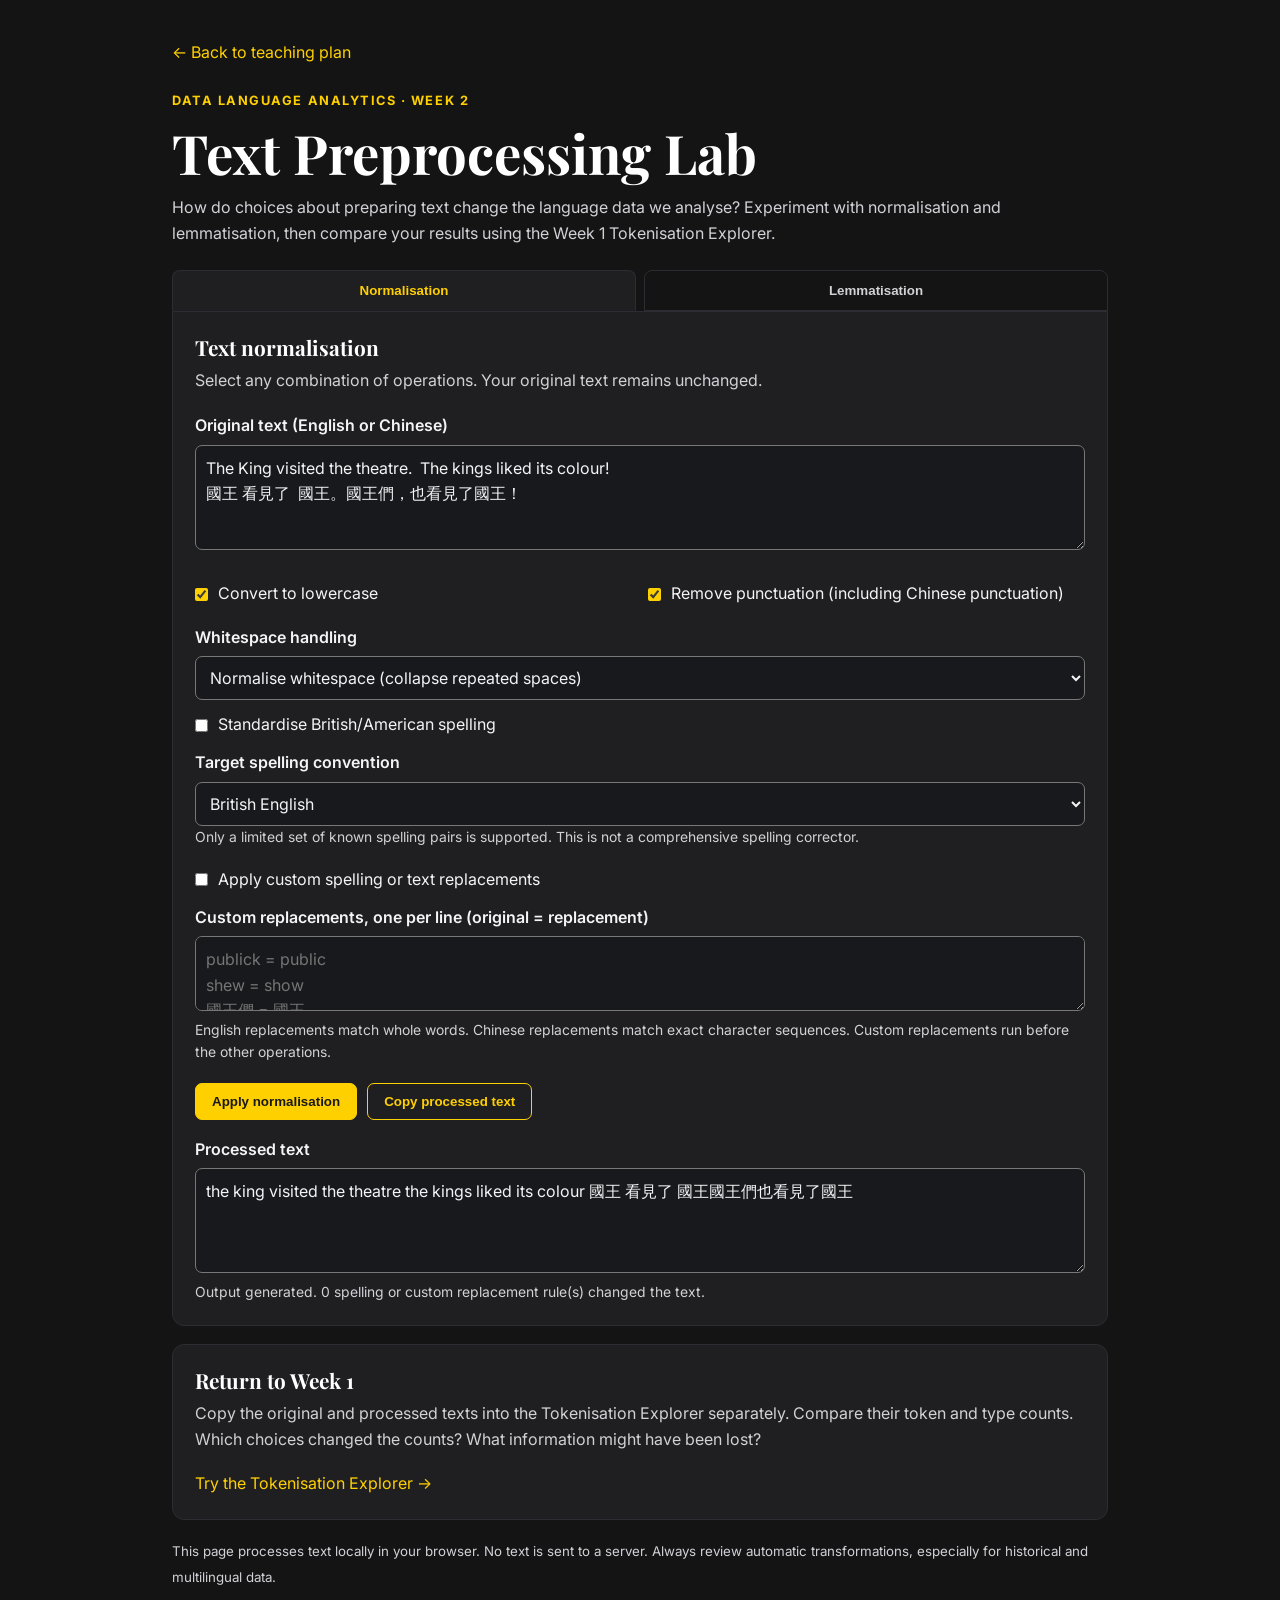
<file: preprocessing.html>
<!DOCTYPE html>
<html lang="en">
<head>
<meta charset="UTF-8">
<meta name="viewport" content="width=device-width, initial-scale=1">

<title>Text Preprocessing Lab | Week 2</title>
<link rel="preconnect" href="https://fonts.googleapis.com">
<link rel="preconnect" href="https://fonts.gstatic.com" crossorigin>
<link href="https://fonts.googleapis.com/css2?family=Inter:wght@400;500;600;700&family=Playfair+Display:wght@400;600;700&display=swap" rel="stylesheet">
<link rel="stylesheet" href="css/style.css?v=3">

<style>

:root {
  --bg: #141415;
  --panel: #1f1f22;
  --line: #2c2c32;
  --text: #f4f4f6;
  --muted: #d1d1d6;
  --accent: #ffd000;
}

* {
  box-sizing: border-box;
}

body {
  margin: 0;
  background: var(--bg);
  color: var(--text);
  font: 16px/1.6 var(--font-sans);
}

main {
  max-width: 980px;
  margin: auto;
  padding: 40px 22px 80px;
}

a {
  color: var(--accent);
}

h1 {
  font-family: var(--font-serif);
  font-weight: 700;
  font-size: clamp(2rem, 5vw, 3rem);
  line-height: 1.15;
  margin: 8px 0;
  color: #ffffff;
}

h2 {
  font-family: var(--font-serif);
  font-weight: 700;
  font-size: 1.3rem;
  margin: 0 0 8px;
  color: #ffffff;
}

p, small {
  color: var(--muted);
}

.eyebrow {
  color: var(--accent);
  font-size: .8rem;
  letter-spacing: .12em;
  text-transform: uppercase;
  font-weight: 700;
}

.panel {
  background: var(--panel);
  border: 1px solid var(--line);
  padding: 22px;
  border-radius: 12px;
  margin: 18px 0;
}

.tabs {
  display: flex;
  gap: 8px;
  margin-top: 24px;
}

.tab {
  flex: 1;
  background: transparent;
  color: var(--muted);
  border: 1px solid var(--line);
  padding: 12px;
  cursor: pointer;
  font-weight: 700;
  border-radius: 8px 8px 0 0;
}

.tab[aria-selected="true"] {
  background: var(--panel);
  color: var(--accent);
  border-bottom-color: var(--panel);
}

.tabpane {
  margin-top: 0;
  border-radius: 0 0 12px 12px;
}

.hidden {
  display: none !important;
}

label {
  display: block;
  font-weight: 600;
  margin: 12px 0 6px;
}

textarea,
input:not([type="checkbox"]),
select {
  width: 100%;
  background: #17191c;
  color: var(--text);
  border: 1px solid #777;
  border-radius: 7px;
  padding: 10px;
  font: inherit;
}

textarea {
  min-height: 105px;
  resize: vertical;
}

.check {
  display: flex;
  align-items: center;
  gap: 10px;
  font-weight: 400;
}

.check input {
  accent-color: var(--accent);
}

.options {
  display: grid;
  grid-template-columns: repeat(auto-fit, minmax(230px, 1fr));
  gap: 5px 15px;
  margin: 12px 0;
}

.actions {
  display: flex;
  flex-wrap: wrap;
  gap: 10px;
  margin: 17px 0;
}

button.action {
  background: var(--accent);
  border: 1px solid var(--accent);
  border-radius: 7px;
  padding: 10px 16px;
  color: #191919;
  font-weight: 750;
  cursor: pointer;
}

button.secondary {
  background: transparent;
  color: var(--accent);
}

.hint {
  font-size: .87rem;
}

.notice {
  border-left: 3px solid var(--accent);
  background: #343126;
  padding: 10px 14px;
  color: var(--text);
}

table {
  border-collapse: collapse;
  width: 100%;
}

th, td {
  text-align: left;
  padding: 9px;
  border-bottom: 1px solid var(--line);
}

th {
  color: var(--accent);
}

.tablewrap {
  max-height: 280px;
  overflow: auto;
}

button:focus-visible,
a:focus-visible,
input:focus-visible,
textarea:focus-visible,
select:focus-visible {
  outline: 3px solid white;
  outline-offset: 2px;
}

@media (max-width: 600px) {
  main {
    padding: 24px 14px;
  }

  .panel {
    padding: 15px;
  }
}
</style>
</head>

<body class="preprocess-page">
<main>

<a href="index.html">← Back to teaching plan</a>

<div class="eyebrow" style="margin-top:25px">
  Data Language Analytics · Week 2
</div>

<h1>Text Preprocessing Lab</h1>

<p>
  How do choices about preparing text change the language data
  we analyse? Experiment with normalisation and lemmatisation,
  then compare your results using the Week 1 Tokenisation Explorer.
</p>

<div class="tabs" role="tablist" aria-label="Preprocessing tools">
  <button id="tab-n" class="tab" role="tab"
          aria-selected="true" aria-controls="normal">
    Normalisation
  </button>

  <button id="tab-l" class="tab" role="tab"
          aria-selected="false" aria-controls="lemma">
    Lemmatisation
  </button>
</div>

<!-- NORMALISATION TAB -->

<section class="panel tabpane" id="normal"
         role="tabpanel" aria-labelledby="tab-n">

  <h2>Text normalisation</h2>

  <p>
    Select any combination of operations.
    Your original text remains unchanged.
  </p>

  <label for="n-input">Original text (English or Chinese)</label>

  <textarea id="n-input">The King visited the theatre.  The kings liked its colour!
國王 看見了  國王。國王們，也看見了國王！</textarea>

  <div class="options">
    <label class="check">
      <input type="checkbox" id="lower" checked>
      Convert to lowercase
    </label>

    <label class="check">
      <input type="checkbox" id="punct" checked>
      Remove punctuation (including Chinese punctuation)
    </label>
  </div>

  <label for="space">Whitespace handling</label>

  <select id="space">
    <option value="keep">Keep original whitespace</option>
    <option value="collapse" selected>
      Normalise whitespace (collapse repeated spaces)
    </option>
    <option value="remove">Remove all whitespace</option>
  </select>

  <label class="check">
    <input type="checkbox" id="spelling">
    Standardise British/American spelling
  </label>

  <label for="target">Target spelling convention</label>

  <select id="target">
    <option value="uk">British English</option>
    <option value="us">American English</option>
  </select>

  <p class="hint">
    Only a limited set of known spelling pairs is supported.
    This is not a comprehensive spelling corrector.
  </p>

  <label class="check">
    <input type="checkbox" id="custom">
    Apply custom spelling or text replacements
  </label>

  <label for="mappings">
    Custom replacements, one per line (original = replacement)
  </label>

  <textarea id="mappings" style="min-height:75px"
            placeholder="publick = public&#10;shew = show&#10;國王們 = 國王"></textarea>

  <p class="hint">
    English replacements match whole words.
    Chinese replacements match exact character sequences.
    Custom replacements run before the other operations.
  </p>

  <div class="actions">
    <button class="action" id="n-apply">
      Apply normalisation
    </button>

    <button class="action secondary" id="n-copy">
      Copy processed text
    </button>
  </div>

  <label for="n-output">Processed text</label>

  <textarea id="n-output" readonly></textarea>

  <p class="hint" id="n-status" role="status"></p>
</section>

<!-- LEMMATISATION TAB -->

<section class="panel tabpane hidden" id="lemma"
         role="tabpanel" aria-labelledby="tab-l">

  <h2>English lemmatisation</h2>

  <p>
    Explore how inflected forms map to lemmas.
    This is a limited teaching demonstrator,
    not a comprehensive grammatical lemmatiser.
  </p>

  <label for="l-input">Original English text</label>

  <textarea id="l-input">The children were running. A child runs and the women walked. The mice went home.</textarea>
 
<div class="notice">
  <strong>A note on lemmatisation</strong><br>
  This tool uses simplified, rule-based lemmatisation to
  demonstrate how different word forms can be reduced to
  a common base form. It does not analyse grammatical
  context and may therefore produce incorrect results,
  particularly for ambiguous words. Review the suggested
  lemmas and correct them where necessary.
</div>

  <div class="actions">
    <button class="action" id="l-apply">
      Suggest lemmas
    </button>

    <button class="action secondary" id="l-copy">
      Copy lemmatised text
    </button>
  </div>

  <div id="review" class="hidden">
    <h2>Review suggestions</h2>

    <p class="hint">
      You can edit each suggested lemma.
      Repeated forms share the same correction.
    </p>

    <div class="tablewrap">
      <table>
        <thead>
          <tr>
            <th>Original form</th>
            <th>Suggested lemma (editable)</th>
          </tr>
        </thead>
        <tbody id="rows"></tbody>
      </table>
    </div>
  </div>

  <label for="l-output">Processed text</label>

  <textarea id="l-output" readonly></textarea>

  <p class="hint" id="l-status" role="status"></p>
</section>

<!-- WEEK 1 CONNECTION -->

<section class="panel">
  <h2>Return to Week 1</h2>

  <p>
    Copy the original and processed texts into the Tokenisation
    Explorer separately. Compare their token and type counts.
    Which choices changed the counts? What information might
    have been lost?
  </p>

  <a href="tokenisation.html"
     target="_blank"
     rel="noopener noreferrer">
    Try the Tokenisation Explorer &rarr;
  </a>
</section>

<small>
  This page processes text locally in your browser.
  No text is sent to a server. Always review automatic
  transformations, especially for historical and multilingual data.
</small>

</main>

<script>
'use strict';

const $ = id => document.getElementById(id);

// Tab navigation

for (const [tab, panel, otherTab, otherPanel] of [
  ['tab-n', 'normal', 'tab-l', 'lemma'],
  ['tab-l', 'lemma', 'tab-n', 'normal']
]) {
  $(tab).addEventListener('click', () => {
    $(tab).setAttribute('aria-selected', 'true');
    $(otherTab).setAttribute('aria-selected', 'false');

    $(panel).classList.remove('hidden');
    $(otherPanel).classList.add('hidden');
  });
}

// British and American spelling pairs

const pairs = [
  ['colour', 'color'],
  ['colours', 'colors'],
  ['favour', 'favor'],
  ['favourite', 'favorite'],
  ['honour', 'honor'],
  ['labour', 'labor'],
  ['neighbour', 'neighbor'],
  ['centre', 'center'],
  ['theatre', 'theater'],
  ['metre', 'meter'],
  ['organise', 'organize'],
  ['organised', 'organized'],
  ['organising', 'organizing'],
  ['recognise', 'recognize'],
  ['analyse', 'analyze'],
  ['analysed', 'analyzed'],
  ['travelling', 'traveling'],
  ['travelled', 'traveled'],
  ['cancelled', 'canceled'],
  ['defence', 'defense']
];

function escapeRegex(text) {
  return text.replace(/[.*+?^${}()|[\]\\]/g, '\\$&');
}

function replaceWord(text, from, to) {
  const pattern = new RegExp(
    '(?<![\\p{L}])' +
    escapeRegex(from) +
    '(?![\\p{L}])',
    'giu'
  );

  return text.replace(pattern, match => {
    if (match === match.toUpperCase()) {
      return to.toUpperCase();
    }

    if (match[0] === match[0].toUpperCase()) {
      return to[0].toUpperCase() + to.slice(1);
    }

    return to;
  });
}

// Normalisation

function normalise() {
  let text = $('n-input').value;
  let changes = 0;

  // Custom replacements

  if ($('custom').checked) {
    const lines = $('mappings').value.split(/\r?\n/);

    for (const line of lines) {
      const index = line.indexOf('=');

      if (index < 1) continue;

      const from = line.slice(0, index).trim();
      const to = line.slice(index + 1).trim();

      if (!from) continue;

      const before = text;

      if (/[A-Za-z]/.test(from)) {
        text = replaceWord(text, from, to);
      } else {
        text = text.split(from).join(to);
      }

      if (text !== before) changes++;
    }
  }

  // British/American spelling

  if ($('spelling').checked) {
    const british = $('target').value === 'uk';

    for (const [uk, us] of pairs) {
      const before = text;

      text = replaceWord(
        text,
        british ? us : uk,
        british ? uk : us
      );

      if (text !== before) changes++;
    }
  }

  // Lowercase

  if ($('lower').checked) {
    text = text.toLowerCase();
  }

  // Unicode punctuation, including Chinese punctuation

  if ($('punct').checked) {
    text = text.replace(/\p{P}/gu, '');
  }

  // Whitespace

  const spaceMode = $('space').value;

  if (spaceMode === 'collapse') {
    text = text.replace(/\s+/g, ' ').trim();
  }

  if (spaceMode === 'remove') {
    text = text.replace(/\s+/g, '');
  }

  $('n-output').value = text;

  $('n-status').textContent =
    'Output generated. ' + changes +
    ' spelling or custom replacement rule(s) changed the text.';
}

$('n-apply').addEventListener('click', normalise);


// ==================================================
// English lemmatisation
// Rule-based teaching demonstrator
// ==================================================

const irregularLemmas = {
  // Forms of 'be'
  am: 'be', is: 'be', are: 'be',
  was: 'be', were: 'be',
  been: 'be', being: 'be',

  // Forms of 'have'
  has: 'have', had: 'have', having: 'have',

  // Forms of 'do'
  does: 'do', did: 'do',
  done: 'do', doing: 'do',

  // Forms of 'go'
  goes: 'go', went: 'go',
  gone: 'go', going: 'go',

  // Common irregular verbs
  saw: 'see', seen: 'see',
  made: 'make',
  took: 'take', taken: 'take',
  gave: 'give', given: 'give',
  came: 'come',
  ran: 'run',
  ate: 'eat', eaten: 'eat',
  wrote: 'write', written: 'write',
  spoke: 'speak', spoken: 'speak',
  knew: 'know', known: 'know',
  thought: 'think',
  bought: 'buy',
  brought: 'bring',
  taught: 'teach',
  caught: 'catch',
  found: 'find',
  left: 'leave',
  felt: 'feel',
  kept: 'keep',
  slept: 'sleep',
  told: 'tell',
  sold: 'sell',
  held: 'hold',
  heard: 'hear',
  lost: 'lose',
  won: 'win',
  met: 'meet',
  sat: 'sit',
  stood: 'stand',
  understood: 'understand',
  became: 'become',
  began: 'begin', begun: 'begin',
  broke: 'break', broken: 'break',
  chose: 'choose', chosen: 'choose',
  drove: 'drive', driven: 'drive',
  fell: 'fall', fallen: 'fall',
  flew: 'fly', flown: 'fly',
  forgot: 'forget', forgotten: 'forget',
  grew: 'grow', grown: 'grow',
  paid: 'pay',
  said: 'say',
  sent: 'send',
  sang: 'sing', sung: 'sing',
  swam: 'swim', swum: 'swim',
  wore: 'wear', worn: 'wear',

  // Irregular plural nouns
  children: 'child',
  men: 'man',
  women: 'woman',
  mice: 'mouse',
  geese: 'goose',
  teeth: 'tooth',
  feet: 'foot',
  oxen: 'ox',
  people: 'person',

  // Common spelling adjustments
  lying: 'lie',
  dying: 'die',
  tying: 'tie',
  running: 'run',
  swimming: 'swim',
  sitting: 'sit',
  stopping: 'stop',
  getting: 'get',
  beginning: 'begin',
  planning: 'plan',
  putting: 'put',
  cutting: 'cut',

  // Comparative and superlative forms
  better: 'good',
  best: 'good',
  worse: 'bad',
  worst: 'bad'
};

// Protect common uninflected words from suffix rules.

const protectedWords = new Set([
  'a', 'an', 'the', 'and', 'or', 'but',
  'if', 'because', 'although', 'while',
  'when', 'where', 'who', 'which', 'what',
  'that', 'this', 'these', 'those',
  'of', 'in', 'on', 'at', 'to', 'for',
  'from', 'with', 'by', 'as', 'into',
  'over', 'under', 'between', 'through',
  'about', 'before', 'after', 'during',
  'against', 'without', 'within',
  'i', 'you', 'he', 'she', 'it',
  'we', 'they', 'my', 'your', 'his',
  'our', 'their', 'its', 'mine',
  'yours', 'ours', 'theirs',
  'not', 'no', 'yes', 'very',
  'always', 'sometimes', 'perhaps',
  'also', 'only', 'already',
  'bus', 'gas', 'plus',
  'class', 'glass', 'grass',
  'mass', 'pass', 'kiss',
  'news', 'series', 'species',
  'analysis', 'basis', 'crisis',
  'thesis', 'physics', 'mathematics',
  'king', 'ring', 'sing', 'spring',
  'bring', 'string', 'thing',
  'something', 'nothing',
  'morning', 'evening',
  'interesting', 'amazing',
  'long', 'young', 'strong',
  'red', 'bed', 'need',
  'hundred', 'indeed',
  'address', 'business',
  'process', 'success',
  'access', 'unless',
  'focus', 'status'
]);

// Common base forms help select the correct lemma.

const knownBases = new Set([
  'be', 'have', 'do', 'go',
  'see', 'make', 'take', 'give',
  'come', 'run', 'eat', 'write',
  'speak', 'know', 'think', 'buy',
  'bring', 'teach', 'catch',
  'find', 'leave', 'feel', 'keep',
  'sleep', 'tell', 'sell', 'hold',
  'hear', 'lose', 'win', 'meet',
  'sit', 'stand', 'understand',
  'become', 'begin', 'break',
  'choose', 'drive', 'fall',
  'fly', 'forget', 'grow',
  'pay', 'put', 'read', 'say',
  'send', 'sing', 'swim', 'wear',

  'walk', 'play', 'work', 'talk',
  'look', 'watch', 'wash', 'wish',
  'fix', 'mix', 'box', 'push',
  'reach', 'touch', 'finish',
  'study', 'try', 'carry', 'copy',
  'reply', 'apply', 'worry',
  'marry', 'cry',
  'listen', 'visit', 'wait',
  'want', 'need', 'help', 'ask',
  'answer', 'open', 'close',
  'use', 'move', 'love', 'like',
  'live', 'dance', 'change',
  'examine', 'imagine', 'create',
  'describe', 'compare',
  'analyse', 'organise',
  'recognise', 'realise',
  'analyze', 'organize',
  'recognize', 'realize',
  'prepare', 'develop', 'explore',
  'observe', 'explain', 'learn',
  'count', 'collect', 'clean',
  'process', 'present', 'design',
  'test', 'check', 'review',
  'consider', 'include',
  'introduce', 'produce',
  'reduce', 'increase',
  'decrease', 'discuss',
  'discover', 'investigate',
  'remember',

  'stop', 'plan', 'get', 'cut',
  'shop', 'drop', 'slip',
  'hop', 'clap', 'grab',
  'chat', 'nod',

  'cat', 'dog', 'bird', 'horse',
  'mouse', 'child', 'woman',
  'man', 'person', 'parent',
  'student', 'teacher',
  'friend', 'family', 'baby',
  'city', 'country', 'story',
  'party', 'day', 'week', 'year',
  'book', 'word', 'text',
  'sentence', 'example',
  'question',
  'language', 'computer',
  'tool', 'idea', 'method',
  'result', 'garden', 'house',
  'table', 'chair', 'room',
  'school', 'university',
  'class', 'box', 'bus',
  'car', 'train', 'tree',
  'flower', 'colour', 'color',
  'king', 'queen', 'theatre',
  'theater', 'film', 'song',
  'poem', 'article', 'paper',
  'research', 'project',
  'data', 'information',
  'analysis', 'corpus',
  'pattern', 'form', 'type',
  'token', 'lemma', 'noun',
  'verb', 'name', 'time',
  'place', 'thing', 'life'
]);

function getLemma(word) {
  const w = word.toLowerCase();

  // Irregular forms
  if (Object.hasOwn(irregularLemmas, w)) {
    return irregularLemmas[w];
  }

  // Recognised base words and exceptions
  if (protectedWords.has(w) || knownBases.has(w)) {
    return w;
  }

  // -ies: studies -> study, cities -> city
  if (w.length > 4 && w.endsWith('ies')) {
    return w.slice(0, -3) + 'y';
  }

  // -ied: studied -> study, tried -> try
  if (w.length > 4 && w.endsWith('ied')) {
    return w.slice(0, -3) + 'y';
  }

  // -ing: playing -> play, examining -> examine
  if (w.length > 5 && w.endsWith('ing')) {
    const stem = w.slice(0, -3);

    // running -> run, stopping -> stop
    if (
      stem.length > 2 &&
      stem.at(-1) === stem.at(-2) &&
      !'aeiou'.includes(stem.at(-1))
    ) {
      return stem.slice(0, -1);
    }

    // making -> make, examining -> examine
    if (knownBases.has(stem + 'e')) {
      return stem + 'e';
    }

    return stem;
  }

  // -ed: walked -> walk, liked -> like
  if (w.length > 4 && w.endsWith('ed')) {
    const stem = w.slice(0, -2);

    // stopped -> stop, planned -> plan
    if (
      stem.length > 2 &&
      stem.at(-1) === stem.at(-2) &&
      !'aeiou'.includes(stem.at(-1))
    ) {
      return stem.slice(0, -1);
    }

    // liked -> like, moved -> move
    if (knownBases.has(stem + 'e')) {
      return stem + 'e';
    }

    return stem;
  }

  // -es: watches -> watch, boxes -> box
  if (
    w.length > 4 &&
    /(ches|shes|xes|zzes|sses)$/.test(w)
  ) {
    return w.slice(0, -2);
  }

  // -oes: potatoes -> potato
  if (w.length > 4 && w.endsWith('oes')) {
    return w.slice(0, -2);
  }

  // -s: cats -> cat, gardens -> garden
  if (
    w.length > 3 &&
    w.endsWith('s') &&
    !w.endsWith('ss') &&
    !w.endsWith('us') &&
    !w.endsWith('is')
  ) {
    return w.slice(0, -1);
  }

  return w;
}

// Lemma review and output

let lemmaSource = '';
let lemmaSuggestions = [];
let lemmaCorrections = new Map();

const lemmaPattern = /[A-Za-z]+(?:'[A-Za-z]+)?/g;

function renderLemma() {
  let index = 0;

  $('l-output').value = lemmaSource.replace(
    lemmaPattern,
    word => {
      const item = lemmaSuggestions[index++];
      if (!item) return word;

      const key = item.original.toLowerCase();

      return lemmaCorrections.has(key)
        ? lemmaCorrections.get(key)
        : item.lemma;
    }
  );
}

function lemmatise() {
  lemmaSource = $('l-input').value;
  lemmaSuggestions = [];
  lemmaCorrections = new Map();

  $('rows').replaceChildren();
  $('review').classList.add('hidden');

  if (!lemmaSource.trim()) {
    $('l-output').value = '';
    $('l-status').textContent =
      'Please enter some English text.';
    return;
  }

  const words = lemmaSource.match(lemmaPattern) || [];

  if (words.length === 0) {
    $('l-output').value = lemmaSource;
    $('l-status').textContent =
      'No English words were found.';
    return;
  }

  lemmaSuggestions = words.map(word => ({
    original: word,
    lemma: getLemma(word)
  }));

  // Display each distinct changed form once.
  const uniqueChanges = new Map();

  lemmaSuggestions.forEach(item => {
    const key = item.original.toLowerCase();

    if (
      key !== item.lemma.toLowerCase() &&
      !uniqueChanges.has(key)
    ) {
      uniqueChanges.set(key, {
        original: item.original,
        lemma: item.lemma
      });
    }
  });

  uniqueChanges.forEach((item, key) => {
    const row = document.createElement('tr');
    const originalCell = document.createElement('td');
    const lemmaCell = document.createElement('td');
    const input = document.createElement('input');

    originalCell.textContent = item.original;
    input.value = item.lemma;

    input.setAttribute(
      'aria-label',
      'Suggested lemma for ' + item.original
    );

    // Apply edits to all occurrences of this form.
    input.addEventListener('input', () => {
      lemmaCorrections.set(key, input.value);
      renderLemma();
    });

    lemmaCell.append(input);
    row.append(originalCell, lemmaCell);
    $('rows').append(row);
  });

  $('review').classList.toggle(
    'hidden',
    uniqueChanges.size === 0
  );

  const changedOccurrences =
    lemmaSuggestions.filter(
      item =>
        item.original.toLowerCase() !==
        item.lemma.toLowerCase()
    ).length;

  $('l-status').textContent =
    changedOccurrences + ' word occurrence(s) ' +
    'with suggested changes (' +
    uniqueChanges.size + ' distinct forms). ' +
    'Review the suggestions before using them.';

  renderLemma();
}

$('l-apply').addEventListener('click', lemmatise);

// Copy output

async function copyOutput(outputId, statusId) {
  const output = $(outputId);

  if (!output.value) {
    $(statusId).textContent =
      'Generate an output first.';
    return;
  }

  try {
    await navigator.clipboard.writeText(output.value);
    $(statusId).textContent = 'Copied to clipboard.';
  } catch (error) {
    output.focus();
    output.select();

    $(statusId).textContent =
      'Please copy the selected text manually.';
  }
}

$('n-copy').addEventListener('click', () => {
  copyOutput('n-output', 'n-status');
});

$('l-copy').addEventListener('click', () => {
  copyOutput('l-output', 'l-status');
});

// Generate initial examples

normalise();
lemmatise();

</script>
</body>
</html>
</file>
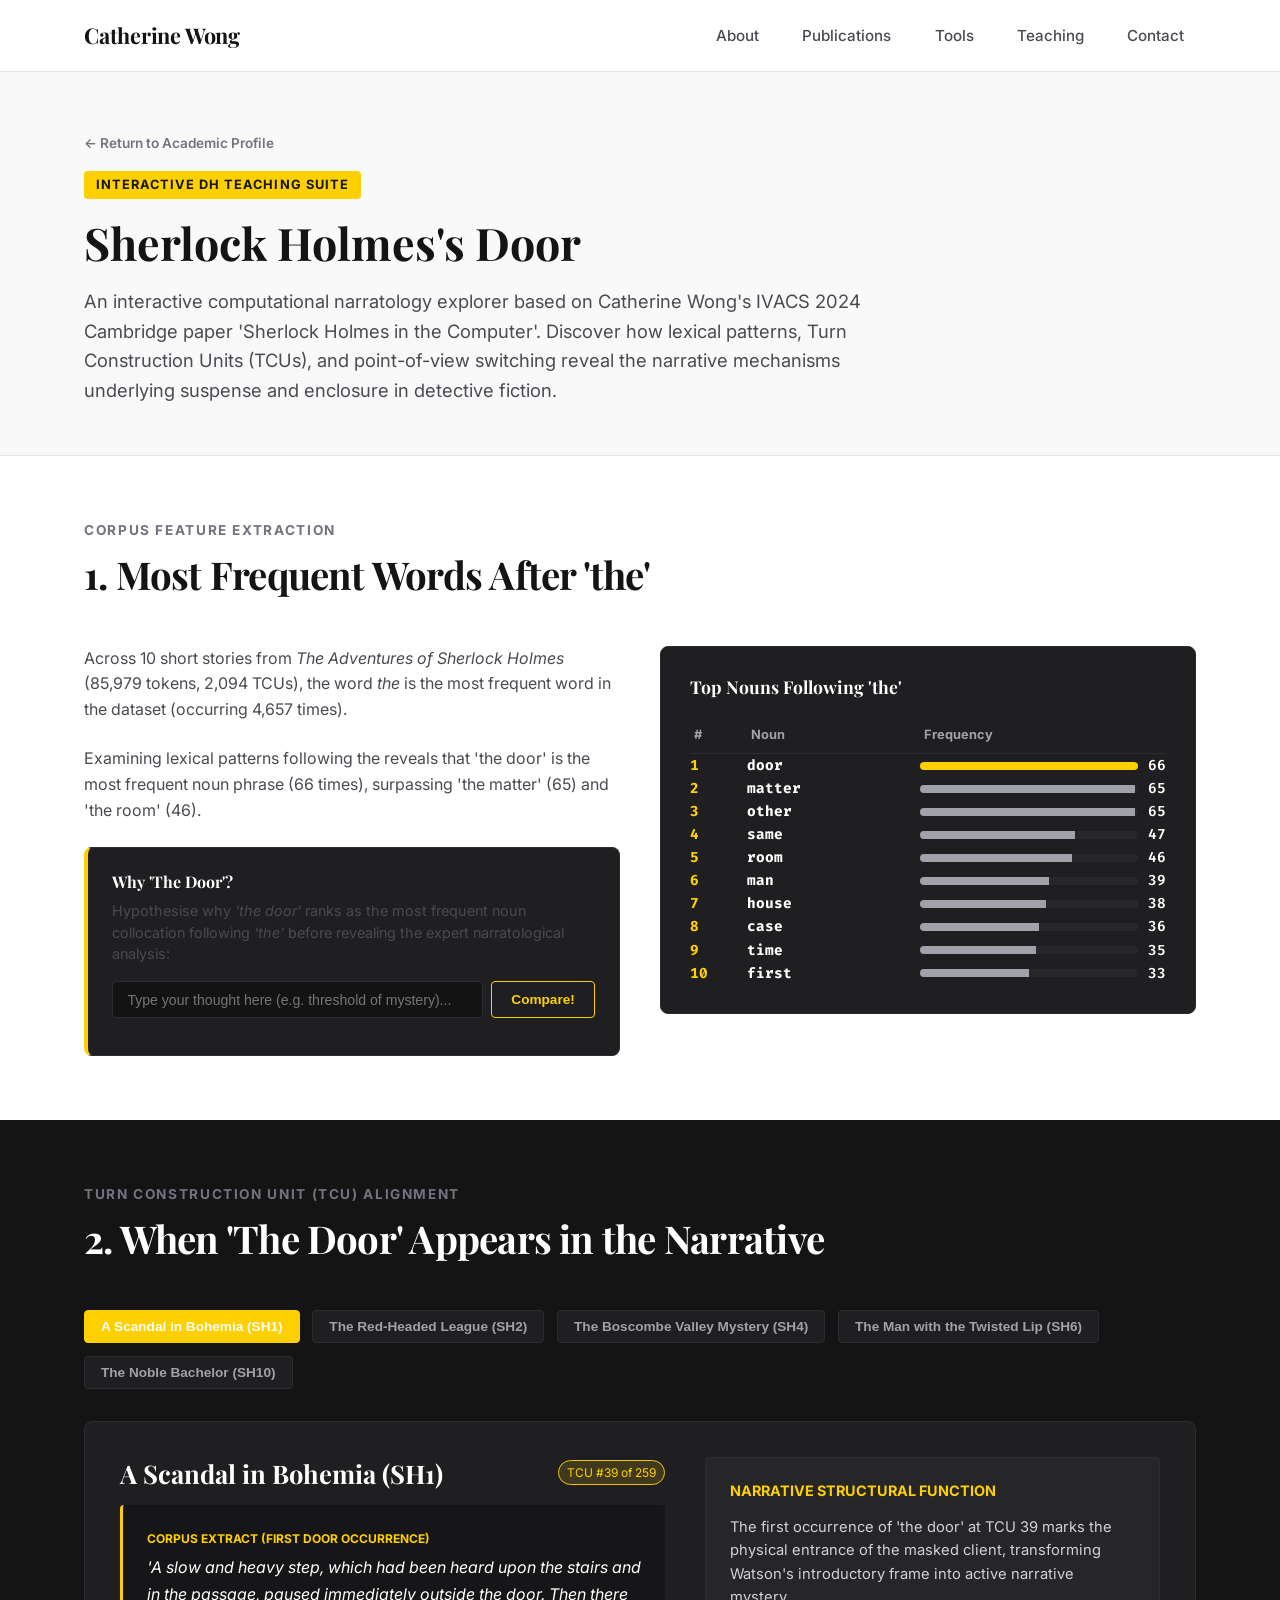
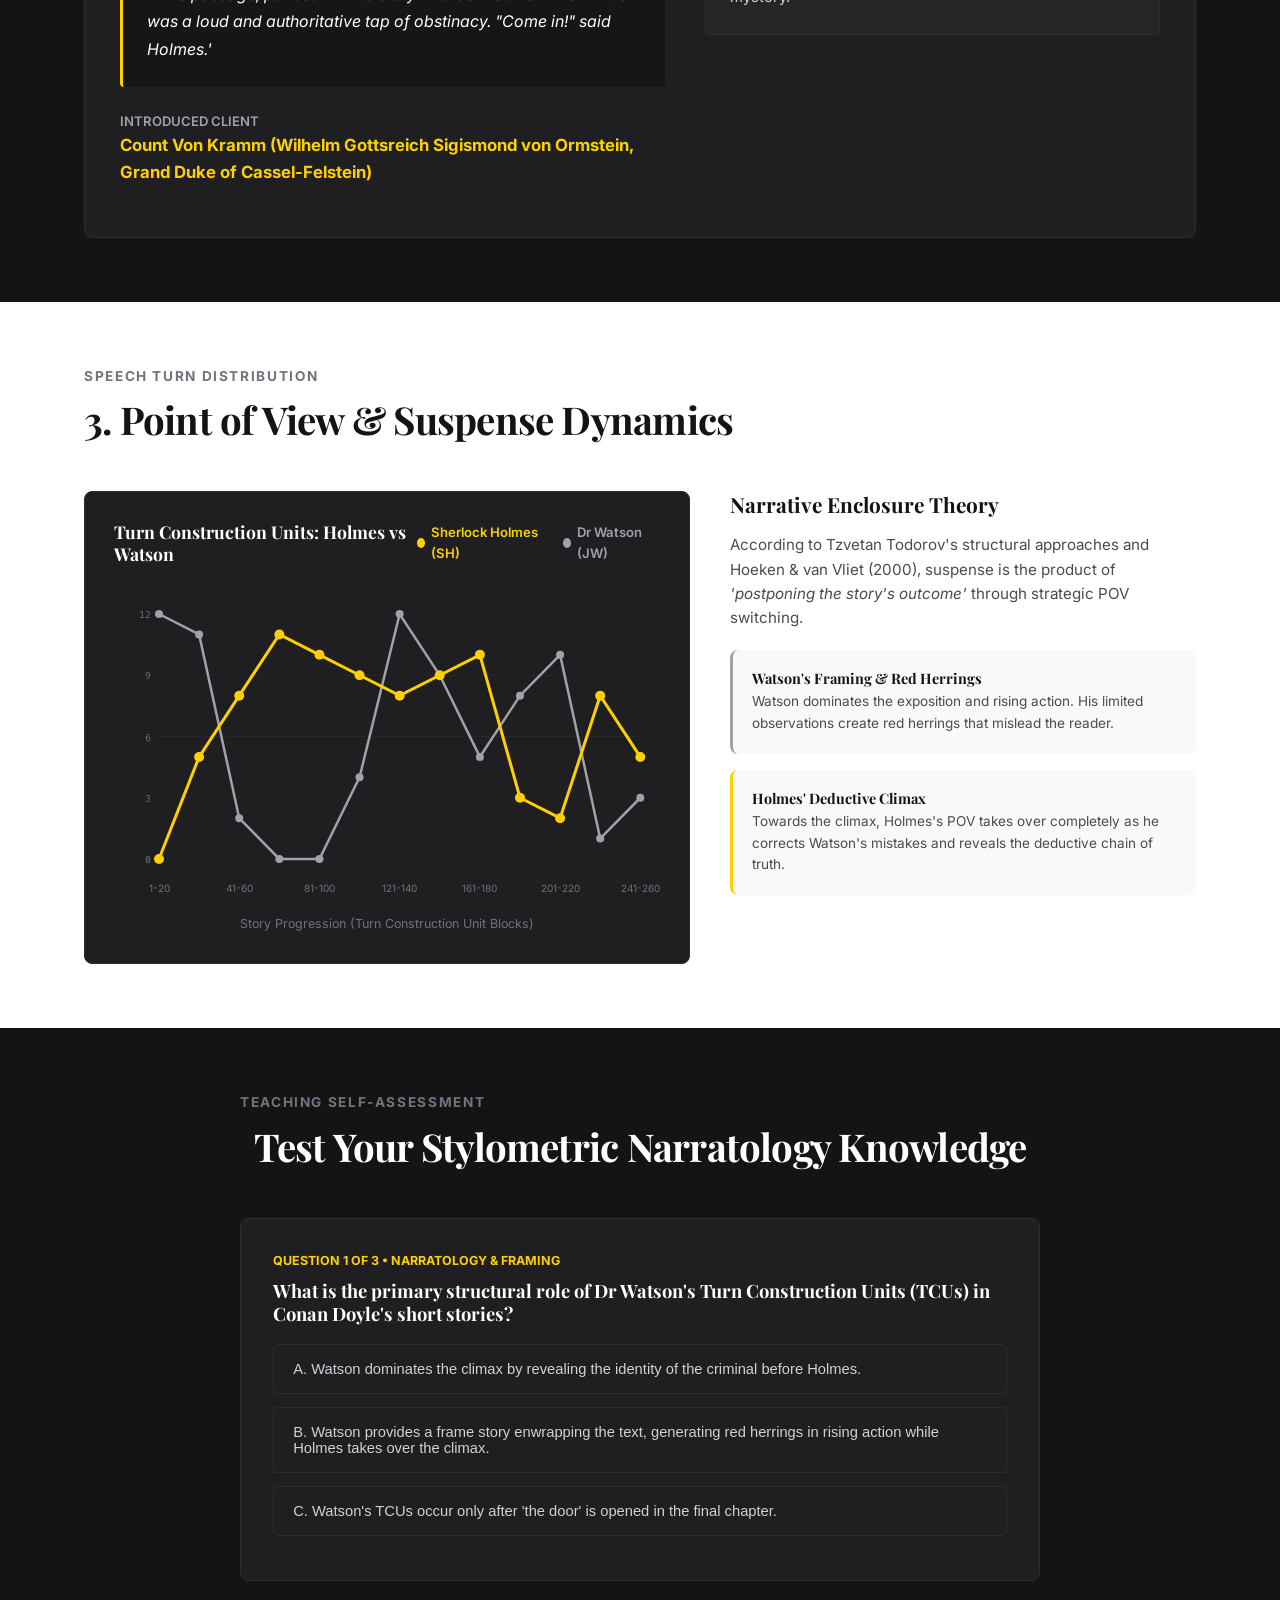
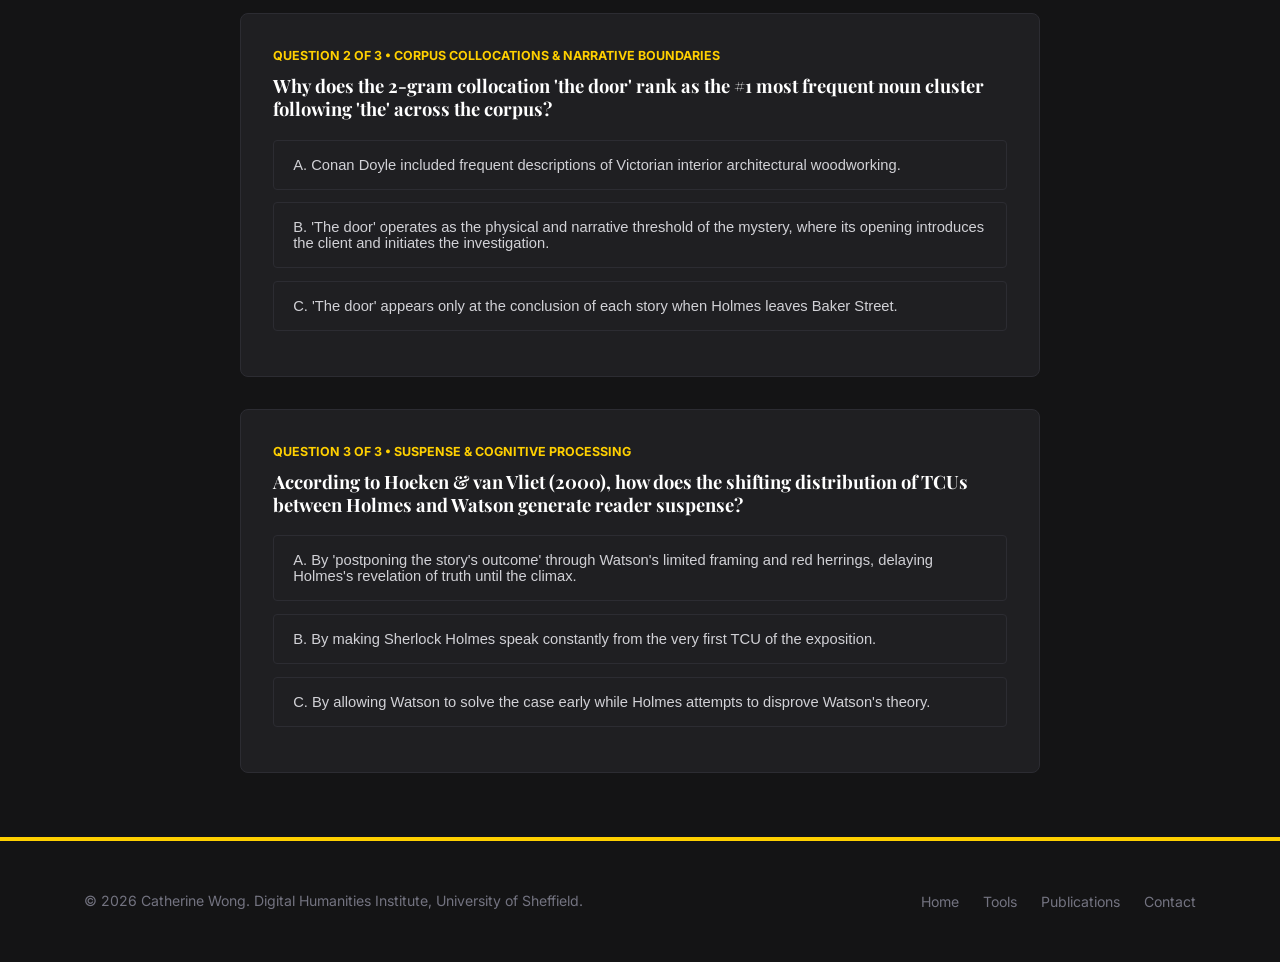
<file: sherlock_door.html>
<!DOCTYPE html>
<html lang="en-GB">

<head>
  <meta charset="UTF-8">
  <meta name="viewport" content="width=device-width, initial-scale=1.0">
  <title>Sherlock Holmes's Door | Interactive Narrative Stylometry | Catherine Wong</title>
  <meta name="description"
    content="Interactive Digital Humanities teaching tool by Dr Catherine Wong exploring narrative boundaries, 2-gram clusters, Turn Construction Units (TCUs), and POV dynamics in Sherlock Holmes.">
  <meta name="author" content="Dr Catherine Wong">

  <!-- Google Fonts: Playfair Display (Serif), Inter (Sans), Fira Code (Mono) -->
  <link rel="preconnect" href="https://fonts.googleapis.com">
  <link rel="preconnect" href="https://fonts.gstatic.com" crossorigin>
  <link
    href="https://fonts.googleapis.com/css2?family=Fira+Code:wght@400;600;700&family=Inter:wght@400;500;600;700;800&family=Playfair+Display:ital,wght@0,600;0,700;0,800;1,600&display=swap"
    rel="stylesheet">

  <!-- Stylesheet -->
  <link rel="stylesheet" href="css/style.css">

  <style>
    .story-tab-btn {
      padding: 0.5rem 1rem;
      font-size: 0.85rem;
      font-weight: 600;
      border: 1px solid var(--border-dark);
      background: var(--bg-charcoal);
      color: #a1a1aa;
      border-radius: var(--radius-sm);
      cursor: pointer;
      transition: all 0.2s ease;
    }

    .story-tab-btn:hover {
      border-color: var(--accent-yellow);
      color: #ffffff;
    }

    .story-tab-btn.active {
      background: var(--accent-yellow);
      color: var(--bg-primary);
      border-color: var(--accent-yellow);
    }

    .quiz-option {
      width: 100%;
      text-align: left;
      padding: 1rem 1.2rem;
      background: var(--bg-charcoal);
      border: 1px solid var(--border-dark);
      border-radius: var(--radius-sm);
      color: #d1d1d6;
      font-size: 0.92rem;
      cursor: pointer;
      transition: all 0.2s ease;
      margin-bottom: 0.8rem;
    }

    .quiz-option:hover {
      border-color: var(--accent-yellow);
      background: rgba(255, 208, 0, 0.05);
    }

    .quiz-option.selected-correct {
      border-color: #22c55e;
      background: rgba(34, 197, 94, 0.15);
      color: #ffffff;
      font-weight: 600;
    }

    .quiz-option.selected-wrong {
      border-color: #ef4444;
      background: rgba(239, 68, 68, 0.15);
      color: #ffffff;
    }

    .cluster-row:hover {
      background: rgba(255, 208, 0, 0.09);
    }

    .highlight-row {
      background: rgba(255, 208, 0, 0.15);
    }

    .compare-btn {
      padding: 0.6rem 1.2rem;
      font-size: 0.85rem;
      font-weight: 700;
      background: var(--bg-charcoal);
      color: var(--accent-yellow);
      border: 1px solid var(--accent-yellow);
      border-radius: var(--radius-sm);
      cursor: pointer;
      white-space: nowrap;
      transition: all 0.2s ease;
    }

    .compare-btn:hover {
      background: var(--accent-yellow);
      color: var(--bg-primary);
    }
  </style>
</head>

<body>

  <!-- Navigation Bar -->
  <header class="navbar" id="navbar">
    <div class="container">
      <a href="index.html" class="nav-brand" id="navBrand">
        <span class="nav-brand-title">Catherine Wong</span>
      </a>

      <button class="mobile-toggle" id="mobileToggle" aria-label="Toggle navigation menu">
        <span></span>
        <span></span>
        <span></span>
      </button>

      <nav aria-label="Main Navigation">
        <ul class="nav-links" id="navLinks">
          <li><a href="index.html#about" class="nav-link" id="linkAbout">About</a></li>
          <li><a href="index.html#publications" class="nav-link" id="linkPublications">Publications</a></li>
          <li><a href="index.html#tools" class="nav-link" id="linkTools">Tools</a></li>
          <li><a href="index.html#teaching" class="nav-link" id="linkTeaching">Teaching</a></li>
          <li><a href="index.html#contact" class="nav-link" id="linkContact">Contact</a></li>
        </ul>
      </nav>
    </div>
  </header>

  <main>
    <!-- Tool Header Banner -->
    <section class="hero"
      style="padding-top: 130px; padding-bottom: 50px; background-color: var(--bg-secondary); border-bottom: 1px solid var(--border-color);">
      <div class="container">
        <div style="max-width: 850px;">
          <a href="index.html#tools" class="link-btn"
            style="margin-bottom: 1rem; display: inline-flex; align-items: center; gap: 6px; color: var(--text-muted);">&larr;
            Return to Academic Profile</a>
          <div style="margin-bottom: 1rem;">
            <span class="badge-yellow">Interactive DH Teaching Suite</span>
          </div>
          <h1 style="font-size: 2.8rem; margin-bottom: 1rem;">Sherlock Holmes's Door</h1>
          <p style="font-size: 1.15rem; color: var(--text-secondary); line-height: 1.6;">
            An interactive computational narratology explorer based on Catherine Wong's IVACS 2024 Cambridge paper
            'Sherlock Holmes in the Computer'. Discover how lexical patterns, Turn Construction Units (TCUs), and point-of-view switching reveal the narrative mechanisms underlying suspense and enclosure in detective fiction.
          </p>
        </div>
      </div>
    </section>

    <!-- Module 1: The 'The + Noun' Collocation Cluster Explorer -->
    <section class="section" style="padding: 4rem 0;">
      <div class="container">
        <div class="section-header">
          <span class="section-subtitle">Corpus Feature Extraction</span>
          <h2 class="section-title">1. Most Frequent Words After 'the'</h2>
        </div>

        <div style="display: grid; grid-template-columns: 1fr 1fr; gap: 2.5rem; align-items: start;">
          <div>
            <p style="color: var(--text-secondary); font-size: 1rem; line-height: 1.6; margin-bottom: 1.5rem;">
              Across 10 short stories from <em>The Adventures of Sherlock Holmes</em> (85,979 tokens, 2,094 TCUs), the
              word <em>the</em> is the most frequent word in the dataset (occurring 4,657 times).
            </p>
            <p style="color: var(--text-secondary); font-size: 1rem; line-height: 1.6; margin-bottom: 1.5rem;">
              Examining lexical patterns following the reveals that 'the door' is the most frequent noun phrase (66 times), surpassing 'the matter' (65) and 'the room' (46).
            </p>

            <div
              style="background: var(--bg-charcoal); padding: 1.5rem; border-radius: var(--radius-md); border: 1px solid var(--border-dark); border-left: 4px solid var(--accent-yellow);">
              <h4 style="font-size: 1rem; margin-bottom: 0.5rem; color: #ffffff;">Why 'The Door'?</h4>
              <p style="font-size: 0.9rem; color: var(--text-secondary); line-height: 1.5; margin-bottom: 1rem;">
                Hypothesise why <em>'the door'</em> ranks as the most frequent noun collocation following <em>'the'</em>
                before revealing the expert narratological analysis:
              </p>

              <div style="display: flex; gap: 8px; margin-bottom: 0.8rem;">
                <input type="text" id="studentHypothesisInput"
                  placeholder="Type your thought here (e.g. threshold of mystery)..."
                  style="flex: 1; padding: 0.6rem 0.9rem; background: rgba(0,0,0,0.4); border: 1px solid var(--border-dark); border-radius: var(--radius-sm); color: #ffffff; font-size: 0.88rem; outline: none;" />
                <button id="compareAnswerBtn" class="compare-btn">Compare!</button>
              </div>

              <div id="preparedAnswerContainer"
                style="display: none; background: rgba(0, 0, 0, 0.4); padding: 1.2rem; border-radius: var(--radius-sm); border: 1px solid var(--border-dark); margin-top: 0.8rem;">
                <div
                  style="font-size: 0.78rem; color: var(--accent-yellow); font-weight: 700; text-transform: uppercase; margin-bottom: 6px;">
                  Narratological Analysis</div>
                <p style="font-size: 0.9rem; color: #d1d1d6; line-height: 1.6; margin: 0;">
                  In detective fiction narratology, 'the door' operates as the physical and structural threshold of the
                  mystery. As Michael Cook (2011) analogises, detective fiction functions as a <em>'locked room
                    mystery'</em> where the opening of the door introduces the client and initiates the investigation.
                </p>
                <div id="userAnswerFeedback"
                  style="margin-top: 0.8rem; font-size: 0.85rem; color: var(--text-muted); font-style: italic; display: none;">
                </div>
              </div>
            </div>
          </div>

          <div
            style="background: var(--bg-charcoal); border: 1px solid var(--border-dark); border-radius: var(--radius-md); padding: 1.8rem;">
            <div style="margin-bottom: 1.2rem;">
              <h3 style="font-size: 1.1rem; color: #ffffff;">Top Nouns Following 'the'</h3>
            </div>

            <div style="overflow-x: auto;">
              <table style="width: 100%; border-collapse: collapse; text-align: left; font-size: 0.9rem;">
                <thead>
                  <tr style="border-bottom: 1px solid var(--border-dark); color: #a1a1aa; font-size: 0.8rem;">
                    <th style="padding: 8px 4px;">#</th>
                    <th style="padding: 8px 4px;">Noun</th>
                    <th style="padding: 8px 4px;">Frequency</th>
                  </tr>
                </thead>
                <tbody id="clusterTableBody">
                  <!-- Populated dynamically by js/sherlock.js -->
                </tbody>
              </table>
            </div>
          </div>
        </div>
      </div>
    </section>

    <!-- Module 2: The "Door" as a Narrative Boundary (TCU Explorer) -->
    <section class="section section-dark" style="padding: 4rem 0;">
      <div class="container">
        <div class="section-header">
          <span class="section-subtitle">Turn Construction Unit (TCU) Alignment</span>
          <h2 class="section-title">2. When 'The Door' Appears in the Narrative</h2>
        </div>

        <div style="margin-bottom: 2rem; display: flex; gap: 0.8rem; flex-wrap: wrap;" id="storySelectorWrap">
          <button class="story-tab-btn active" data-story="bohemia">A Scandal in Bohemia (SH1)</button>
          <button class="story-tab-btn" data-story="redheaded">The Red-Headed League (SH2)</button>
          <button class="story-tab-btn" data-story="boscombe">The Boscombe Valley Mystery (SH4)</button>
          <button class="story-tab-btn" data-story="twistedlip">The Man with the Twisted Lip (SH6)</button>
          <button class="story-tab-btn" data-story="bachelor">The Noble Bachelor (SH10)</button>
        </div>

        <div
          style="background: var(--bg-charcoal); border: 1px solid var(--border-dark); border-radius: var(--radius-md); padding: 2.2rem;">
          <div style="display: grid; grid-template-columns: 1.2fr 1fr; gap: 2.5rem; align-items: start;">

            <div>
              <div style="display: flex; justify-content: space-between; align-items: center; margin-bottom: 1rem;">
                <h3 style="font-size: 1.6rem; color: #ffffff;" id="storyTitleDisplay">A Scandal in Bohemia</h3>
                <span class="tag-sm"
                  style="background: rgba(255, 208, 0, 0.15); color: var(--accent-yellow); border: 1px solid var(--accent-yellow-border);"
                  id="doorTcuBadge">TCU #39</span>
              </div>

              <div
                style="background: rgba(0, 0, 0, 0.3); padding: 1.5rem; border-radius: var(--radius-sm); border-left: 3px solid var(--accent-yellow); margin-bottom: 1.5rem;">
                <div
                  style="font-size: 0.75rem; color: var(--accent-yellow); text-transform: uppercase; font-weight: 700; margin-bottom: 6px;">
                  Corpus Extract (First Door Occurrence)</div>
                <blockquote style="font-size: 1rem; color: #ffffff; line-height: 1.7; font-style: italic;"
                  id="passageQuoteDisplay">
                  'A slow and heavy step, which had been heard upon the stairs and in the passage, paused immediately
                  outside the door. Then there was a loud and authoritative tap of obstinacy. "Come in!" said Holmes.'
                </blockquote>
              </div>

              <div style="margin-bottom: 1rem;">
                <div style="font-size: 0.82rem; color: #a1a1aa; font-weight: 600; text-transform: uppercase;">
                  Introduced Client</div>
                <div style="font-size: 1.05rem; color: var(--accent-yellow); font-weight: 700;" id="clientNameDisplay">
                  Count Von Kramm</div>
              </div>
            </div>

            <div
              style="background: rgba(255, 255, 255, 0.03); padding: 1.5rem; border-radius: var(--radius-sm); border: 1px solid var(--border-dark);">
              <h4
                style="font-family: var(--font-sans); font-size: 0.9rem; font-weight: 700; color: var(--accent-yellow); text-transform: uppercase; margin-bottom: 1rem;">
                Narrative Structural Function</h4>
              <p style="font-size: 0.92rem; color: #d1d1d6; line-height: 1.6;" id="analysisTextDisplay">
                The first occurrence of 'the door' at TCU 39 marks the physical entrance of the masked client,
                transforming Watson's introductory frame into active narrative mystery.
              </p>
            </div>

          </div>
        </div>
      </div>
    </section>

    <!-- Module 3: Holmes vs Watson POV Line Chart -->
    <section class="section" style="padding: 4rem 0;">
      <div class="container">
        <div class="section-header">
          <span class="section-subtitle">Speech Turn Distribution</span>
          <h2 class="section-title">3. Point of View &amp; Suspense Dynamics</h2>
        </div>

        <div style="display: grid; grid-template-columns: 1.3fr 1fr; gap: 2.5rem; align-items: start;">
          <div
            style="background: var(--bg-charcoal); border: 1px solid var(--border-dark); border-radius: var(--radius-md); padding: 1.8rem;">
            <div style="display: flex; justify-content: space-between; align-items: center; margin-bottom: 1.2rem;">
              <h3 style="font-size: 1.1rem; color: #ffffff;">Turn Construction Units: Holmes vs Watson</h3>
              <div style="display: flex; gap: 15px; font-size: 0.82rem;">
                <span
                  style="display: flex; align-items: center; gap: 6px; color: var(--accent-yellow); font-weight: 600;">
                  <span style="width: 10px; height: 10px; background: var(--accent-yellow); border-radius: 50%;"></span>
                  Sherlock Holmes (SH)
                </span>
                <span style="display: flex; align-items: center; gap: 6px; color: #a1a1aa; font-weight: 600;">
                  <span style="width: 10px; height: 10px; background: #a1a1aa; border-radius: 50%;"></span> Dr Watson
                  (JW)
                </span>
              </div>
            </div>

            <canvas id="povCanvas" style="width: 100%; height: 320px; display: block; cursor: crosshair;"></canvas>
            <div style="text-align: center; font-size: 0.78rem; color: #71717a; margin-top: 10px;">
              Story Progression (Turn Construction Unit Blocks)
            </div>
          </div>

          <div>
            <h3 style="font-size: 1.3rem; margin-bottom: 1rem;">Narrative Enclosure Theory</h3>
            <p style="color: var(--text-secondary); font-size: 0.95rem; line-height: 1.6; margin-bottom: 1.2rem;">
              According to Tzvetan Todorov's structural approaches and Hoeken &amp; van Vliet (2000), suspense is the
              product of <em>'postponing the story&apos;s outcome'</em> through strategic POV switching.
            </p>

            <div style="display: flex; flex-direction: column; gap: 1rem;">
              <div
                style="background: var(--bg-secondary); padding: 1.2rem; border-radius: var(--radius-md); border-left: 3px solid #a1a1aa;">
                <h4 style="font-size: 0.9rem; margin-bottom: 4px; color: var(--text-primary);">Watson's Framing &amp;
                  Red
                  Herrings</h4>
                <p style="font-size: 0.85rem; color: var(--text-secondary);">
                  Watson dominates the exposition and rising action. His limited observations create red herrings that
                  mislead the reader.
                </p>
              </div>

              <div
                style="background: var(--bg-secondary); padding: 1.2rem; border-radius: var(--radius-md); border-left: 3px solid var(--accent-yellow);">
                <h4 style="font-size: 0.9rem; margin-bottom: 4px; color: var(--text-primary);">Holmes' Deductive Climax
                </h4>
                <p style="font-size: 0.85rem; color: var(--text-secondary);">
                  Towards the climax, Holmes's POV takes over completely as he corrects Watson's mistakes and reveals
                  the
                  deductive chain of truth.
                </p>
              </div>
            </div>
          </div>
        </div>
      </div>
    </section>

    <!-- Module 4: Interactive Student Quiz / Self-Test -->
    <section class="section section-dark" style="padding: 4rem 0;">
      <div class="container">
        <div style="max-width: 800px; margin: 0 auto;">
          <div class="section-header" style="text-align: center;">
            <span class="section-subtitle">Teaching Self-Assessment</span>
            <h2 class="section-title">Test Your Stylometric Narratology Knowledge</h2>
          </div>

          <div style="display: flex; flex-direction: column; gap: 2rem;">
            <!-- Question 1 -->
            <div class="quiz-card"
              style="background: var(--bg-charcoal); border: 1px solid var(--border-dark); border-radius: var(--radius-md); padding: 2rem;">
              <div
                style="font-size: 0.78rem; color: var(--accent-yellow); font-weight: 700; text-transform: uppercase; margin-bottom: 8px;">
                Question 1 of 3 &bull; Narratology &amp; Framing</div>
              <h3 style="font-size: 1.15rem; color: #ffffff; margin-bottom: 1.2rem;">
                What is the primary structural role of Dr Watson's Turn Construction Units (TCUs) in Conan Doyle's short
                stories?
              </h3>

              <div class="quiz-options-group">
                <button class="quiz-option" data-correct="false">
                  A. Watson dominates the climax by revealing the identity of the criminal before Holmes.
                </button>
                <button class="quiz-option" data-correct="true"
                  data-explanation="In Todorovian narratology and Doyle's corpus, Watson's POV frames the story at the beginning (exposition) and end (resolution), whereas Holmes's voice takes over right before the climax when explaining his deductive chain.">
                  B. Watson provides a frame story enwrapping the text, generating red herrings in rising action while
                  Holmes takes over the climax.
                </button>
                <button class="quiz-option" data-correct="false">
                  C. Watson's TCUs occur only after 'the door' is opened in the final chapter.
                </button>
              </div>

              <div class="quiz-result"
                style="display: none; padding: 1.2rem; border-radius: var(--radius-sm); border: 1px solid; margin-top: 1.2rem; font-size: 0.92rem; line-height: 1.6;">
              </div>
            </div>

            <!-- Question 2 -->
            <div class="quiz-card"
              style="background: var(--bg-charcoal); border: 1px solid var(--border-dark); border-radius: var(--radius-md); padding: 2rem;">
              <div
                style="font-size: 0.78rem; color: var(--accent-yellow); font-weight: 700; text-transform: uppercase; margin-bottom: 8px;">
                Question 2 of 3 &bull; Corpus Collocations &amp; Narrative Boundaries</div>
              <h3 style="font-size: 1.15rem; color: #ffffff; margin-bottom: 1.2rem;">
                Why does the 2-gram collocation 'the door' rank as the #1 most frequent noun cluster following
                &apos;the&apos; across the corpus?
              </h3>

              <div class="quiz-options-group">
                <button class="quiz-option" data-correct="false">
                  A. Conan Doyle included frequent descriptions of Victorian interior architectural woodworking.
                </button>
                <button class="quiz-option" data-correct="true"
                  data-explanation="In detective fiction narratology (Cook, 2011), 'the door' operates as the physical and structural boundary of the 'locked room mystery'. Its opening introduces the client and initiates the investigation.">
                  B. 'The door' operates as the physical and narrative threshold of the mystery, where its
                  opening introduces the client and initiates the investigation.
                </button>
                <button class="quiz-option" data-correct="false">
                  C. 'The door' appears only at the conclusion of each story when Holmes leaves Baker Street.
                </button>
              </div>

              <div class="quiz-result"
                style="display: none; padding: 1.2rem; border-radius: var(--radius-sm); border: 1px solid; margin-top: 1.2rem; font-size: 0.92rem; line-height: 1.6;">
              </div>
            </div>

            <!-- Question 3 -->
            <div class="quiz-card"
              style="background: var(--bg-charcoal); border: 1px solid var(--border-dark); border-radius: var(--radius-md); padding: 2rem;">
              <div
                style="font-size: 0.78rem; color: var(--accent-yellow); font-weight: 700; text-transform: uppercase; margin-bottom: 8px;">
                Question 3 of 3 &bull; Suspense &amp; Cognitive Processing</div>
              <h3 style="font-size: 1.15rem; color: #ffffff; margin-bottom: 1.2rem;">
                According to Hoeken &amp; van Vliet (2000), how does the shifting distribution of TCUs between Holmes
                and Watson generate reader suspense?
              </h3>

              <div class="quiz-options-group">
                <button class="quiz-option" data-correct="true"
                  data-explanation="Suspense is the product of 'postponing the story's outcome' (Hoeken &amp; van Vliet, 2000). Watson's dominant framing and observations delay Holmes's revelation of truth until the climax.">
                  A. By 'postponing the story's outcome' through Watson&apos;s limited framing and red
                  herrings, delaying Holmes&apos;s revelation of truth until the climax.
                </button>
                <button class="quiz-option" data-correct="false">
                  B. By making Sherlock Holmes speak constantly from the very first TCU of the exposition.
                </button>
                <button class="quiz-option" data-correct="false">
                  C. By allowing Watson to solve the case early while Holmes attempts to disprove Watson&apos;s theory.
                </button>
              </div>

              <div class="quiz-result"
                style="display: none; padding: 1.2rem; border-radius: var(--radius-sm); border: 1px solid; margin-top: 1.2rem; font-size: 0.92rem; line-height: 1.6;">
              </div>
            </div>
          </div>
        </div>
      </div>
    </section>
  </main>

  <!-- Footer -->
  <footer class="footer">
    <div class="container">
      <div class="footer-copy">
        &copy; 2026 Catherine Wong. Digital Humanities Institute, University of Sheffield.
      </div>
      <ul class="footer-links">
        <li><a href="index.html">Home</a></li>
        <li><a href="index.html#tools">Tools</a></li>
        <li><a href="index.html#publications">Publications</a></li>
        <li><a href="index.html#contact">Contact</a></li>
      </ul>
    </div>
  </footer>

  <!-- Scripts -->
  <script src="js/sherlock.js?v=12"></script>
  <script src="js/app.js"></script>
</body>

</html>
</file>
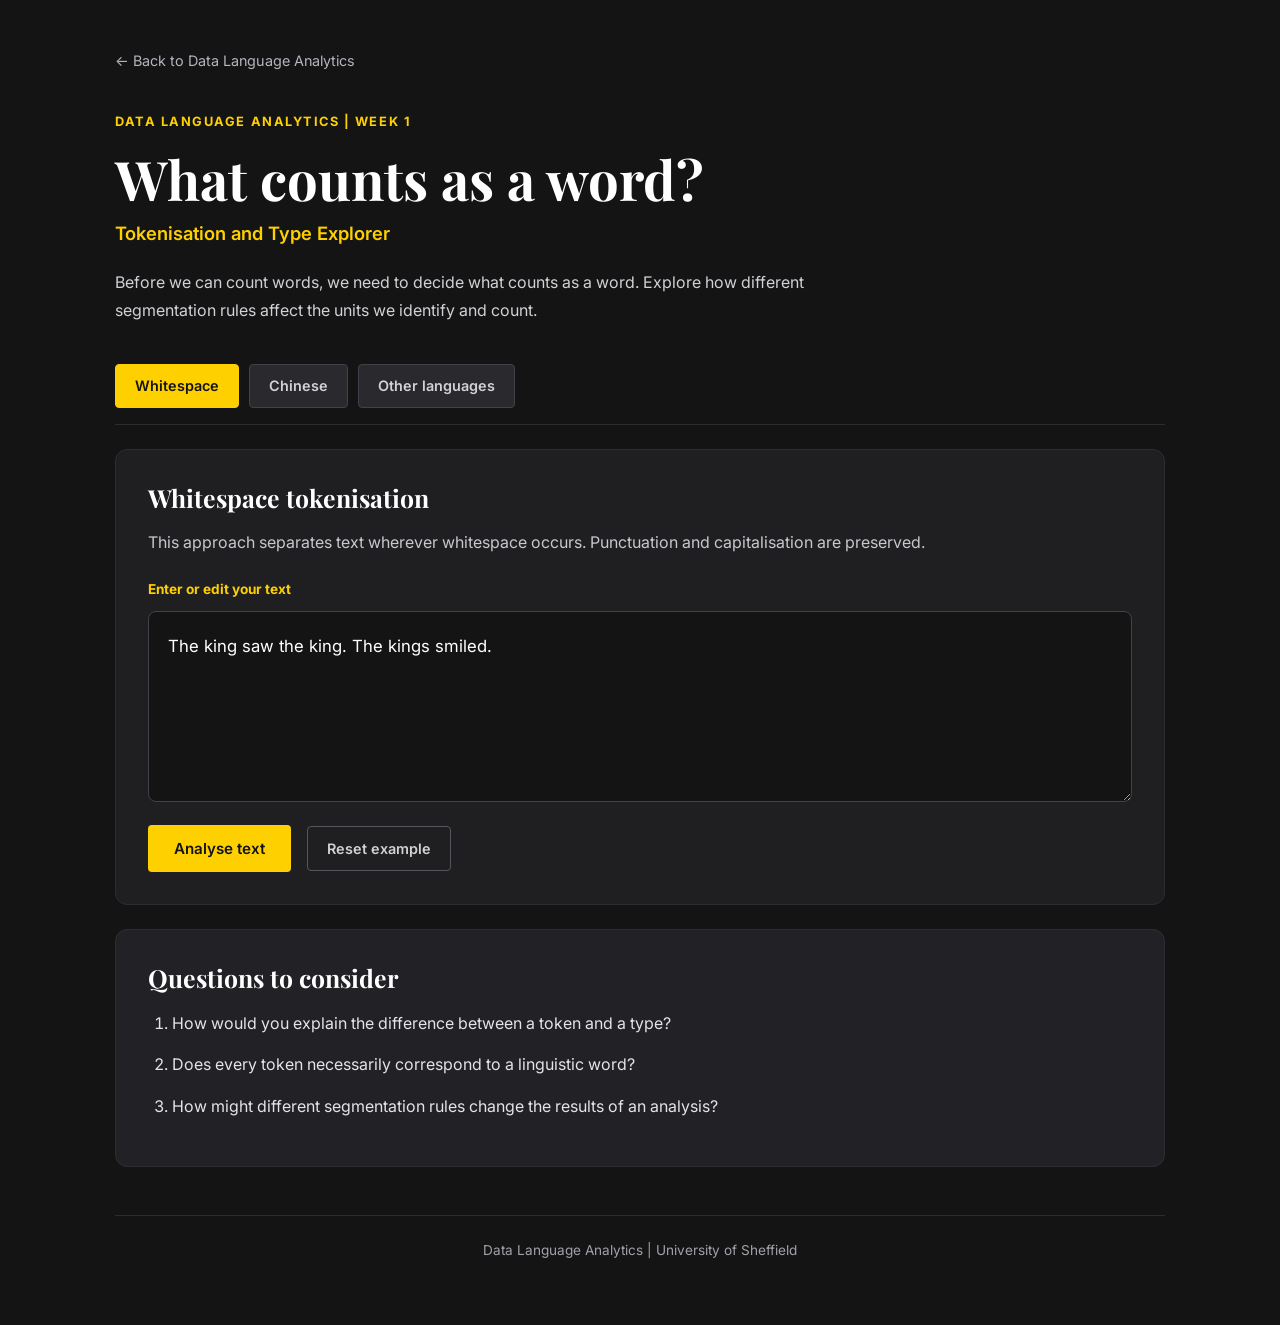
<file: tokenisation.html>
<!DOCTYPE html>
<html lang="en-GB">

<head>
  <meta charset="UTF-8">
  <meta name="viewport" content="width=device-width, initial-scale=1.0">

  <title>What counts as a word? | Data Language Analytics</title>

  <link rel="preconnect" href="https://fonts.googleapis.com">
  <link rel="preconnect" href="https://fonts.gstatic.com" crossorigin>
  <link href="https://fonts.googleapis.com/css2?family=Fira+Code:wght@400;600;700&family=Inter:wght@400;500;600;700;800&family=Playfair+Display:wght@600;700;800&display=swap" rel="stylesheet">

  <link rel="stylesheet" href="css/style.css?v=6">
  <script src="js/tokenisation.js" defer></script>
</head>

<body class="token-page">

  <main class="token-container">

    <header class="token-header">
      <a href="index.html#tools" class="token-back">
        &larr; Back to Data Language Analytics
      </a>

      <p class="token-kicker">DATA LANGUAGE ANALYTICS | WEEK 1</p>

      <h1>What counts as a word?</h1>
      <p class="token-subtitle">Tokenisation and Type Explorer</p>

      <p class="token-introduction">
        Before we can count words, we need to decide what counts
        as a word. Explore how different segmentation rules
        affect the units we identify and count.
      </p>
    </header>

    <!-- Language tabs -->
    <nav class="token-tabs" aria-label="Tokenisation approaches">
      <button type="button" class="token-tab active"
              data-tab="whitespace" aria-selected="true">
        Whitespace
      </button>

      <button type="button" class="token-tab"
              data-tab="chinese" aria-selected="false">
        Chinese
      </button>

      <button type="button" class="token-tab"
              data-tab="other" aria-selected="false">
        Other languages
      </button>
    </nav>

    <!-- Whitespace tab -->
    <section class="token-panel" id="token-whitespace">
      <h2>Whitespace tokenisation</h2>

      <p>
        This approach separates text wherever whitespace occurs.
        Punctuation and capitalisation are preserved.
      </p>

      <label for="token-whitespace-input">Enter or edit your text</label>

      <textarea id="token-whitespace-input" rows="5">The king saw the king. The kings smiled.</textarea>

      <div class="token-actions">
        <button type="button" class="btn btn-primary"
                id="token-whitespace-analyse">
          Analyse text
        </button>

        <button type="button" class="token-reset"
                id="token-whitespace-reset">
          Reset example
        </button>
      </div>
    </section>

    <!-- Chinese tab -->
    <section class="token-panel" id="token-chinese" hidden>
      <h2>Chinese text segmentation</h2>

      <p>
        Written Chinese does not normally use spaces to separate
        words. Compare character-based segmentation with
        word-based segmentation to see how the results differ.
      </p>

      <label for="token-chinese-input">Enter or edit your text</label>

    <textarea id="token-chinese-input" rows="5">國王看見了國王。國王們看見了國王。</textarea>

      <fieldset class="token-methods">
        <legend>Choose a segmentation method</legend>

        <label>
          <input type="radio" name="token-chinese-method"
                 value="character" checked>
          Character-based segmentation
        </label>

        <label>
          <input type="radio" name="token-chinese-method"
                 value="word">
          Word-based segmentation
        </label>
      </fieldset>

      <p class="token-method-note" id="token-chinese-note">
        Character-based segmentation treats each Chinese character
        as a separate unit.
      </p>

      <p class="token-method-note">
  <strong>Something to consider:</strong>
  Automatic word segmentation does not always produce a single,
  definitive interpretation. For example, this tool may separate
  '國王們' into '國王' and '們'. Should these count as one word
  or two? How would your decision affect the token and type counts?
</p>

      <div class="token-actions">
        <button type="button" class="btn btn-primary"
                id="token-chinese-analyse">
          Analyse text
        </button>

        <button type="button" class="token-reset"
                id="token-chinese-reset">
          Reset example
        </button>
      </div>
    </section>

    <!-- Other languages tab -->
    <section class="token-panel token-coming-soon"
             id="token-other" hidden>

      <div class="token-spanner" aria-hidden="true">
        &#128295;
      </div>

      <h2>More languages coming soon</h2>

      <p>
        Future examples will explore different tokenisation
        challenges in Japanese, Korean, Thai, Tibetan, Arabic
        and other languages.
      </p>
    </section>

    <!-- Results -->
    <section class="token-results" id="token-results" hidden
             aria-live="polite">

      <h2>Analysis results</h2>

      <div class="token-metrics">
        <div class="token-metric">
          <span class="token-metric-value" id="token-count">0</span>
          <span class="token-metric-label">Tokens</span>
        </div>

        <div class="token-metric">
          <span class="token-metric-value" id="token-type-count">0</span>
          <span class="token-metric-label">Types</span>
        </div>
      </div>

      <h3>How was the text segmented?</h3>
      <p>Each box represents one token.</p>

      <div class="token-segments" id="token-segments"></div>

      <h3>Type frequencies</h3>
      <p>How often does each distinct type occur?</p>

      <div class="token-table-wrap">
        <table class="token-frequency-table">
          <thead>
            <tr>
              <th scope="col">Type</th>
              <th scope="col">Frequency</th>
            </tr>
          </thead>
          <tbody id="token-frequency-body"></tbody>
        </table>
      </div>
    </section>

    <!-- Reflection -->
    <section class="token-reflection">
      <h2>Questions to consider</h2>

      <ol>
        <li>How would you explain the difference between a token and a type?</li>
        <li>Does every token necessarily correspond to a linguistic word?</li>
        <li>How might different segmentation rules change the results of an analysis?</li>
      </ol>
    </section>

    <footer class="token-footer">
      Data Language Analytics | University of Sheffield
    </footer>

  </main>

</body>
</html>
</file>
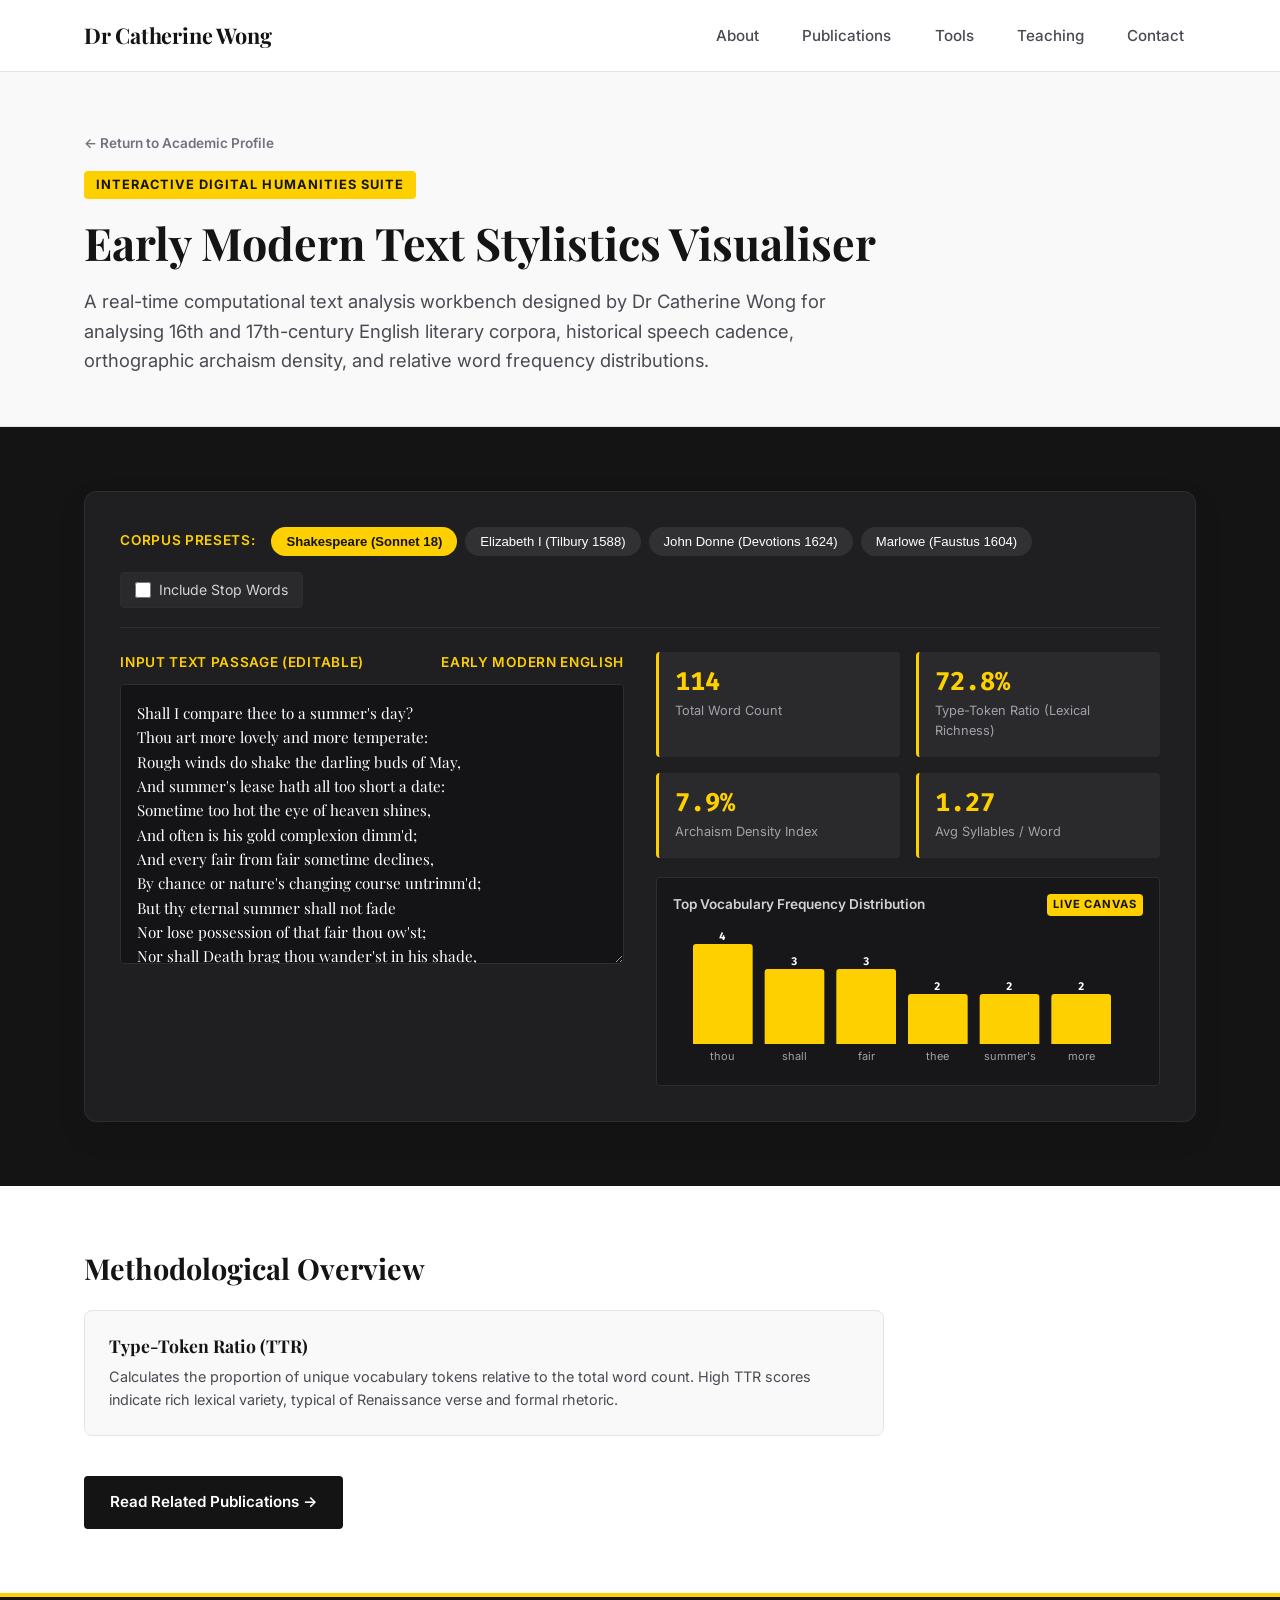
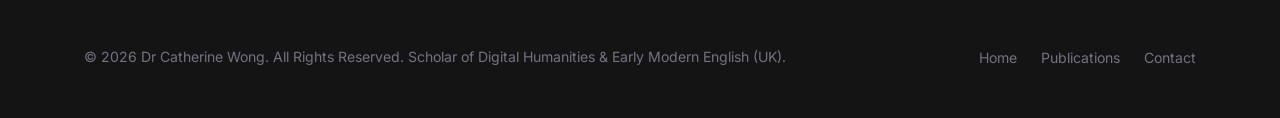
<file: visualiser.html>
<!DOCTYPE html>
<html lang="en-GB">
<head>
  <meta charset="UTF-8">
  <meta name="viewport" content="width=device-width, initial-scale=1.0">
  <title>Early Modern Text Stylistics Visualiser | Dr Catherine Wong</title>
  <meta name="description" content="Interactive Digital Humanities computational stylistics tool for analysing Early Modern English literature, lexical richness, archaism density, and vocabulary frequency distributions.">
  <meta name="author" content="Dr Catherine Wong">
  
  <!-- Google Fonts: Playfair Display (Serif), Inter (Sans), Fira Code (Mono) -->
  <link rel="preconnect" href="https://fonts.googleapis.com">
  <link rel="preconnect" href="https://fonts.gstatic.com" crossorigin>
  <link href="https://fonts.googleapis.com/css2?family=Fira+Code:wght@400;600;700&family=Inter:wght@400;500;600;700;800&family=Playfair+Display:ital,wght@0,600;0,700;0,800;1,600&display=swap" rel="stylesheet">
  
  <!-- Stylesheet -->
  <link rel="stylesheet" href="css/style.css">
</head>
<body>

  <!-- Navigation Bar -->
  <header class="navbar" id="navbar">
    <div class="container">
      <a href="index.html" class="nav-brand" id="navBrand">
        <span class="nav-brand-title">Dr Catherine Wong</span>
      </a>

      <button class="mobile-toggle" id="mobileToggle" aria-label="Toggle navigation menu">
        <span></span>
        <span></span>
        <span></span>
      </button>

      <nav aria-label="Main Navigation">
        <ul class="nav-links" id="navLinks">
          <li><a href="index.html#about" class="nav-link" id="linkAbout">About</a></li>
          <li><a href="index.html#publications" class="nav-link" id="linkPublications">Publications</a></li>
          <li><a href="index.html#tools" class="nav-link" id="linkTools">Tools</a></li>
          <li><a href="index.html#teaching" class="nav-link" id="linkTeaching">Teaching</a></li>
          <li><a href="index.html#contact" class="nav-link" id="linkContact">Contact</a></li>
        </ul>
      </nav>
    </div>
  </header>

  <main>
    <!-- Tool Header Banner -->
    <section class="hero" style="padding-top: 130px; padding-bottom: 50px; background-color: var(--bg-secondary); border-bottom: 1px solid var(--border-color);">
      <div class="container">
        <div style="max-width: 800px;">
          <a href="index.html#tools" class="link-btn" style="margin-bottom: 1rem; display: inline-flex; align-items: center; gap: 6px; color: var(--text-muted);">&larr; Return to Academic Profile</a>
          <div style="margin-bottom: 1rem;">
            <span class="badge-yellow">Interactive Digital Humanities Suite</span>
          </div>
          <h1 style="font-size: 2.8rem; margin-bottom: 1rem;">Early Modern Text Stylistics Visualiser</h1>
          <p style="font-size: 1.15rem; color: var(--text-secondary); line-height: 1.6;">
            A real-time computational text analysis workbench designed by Dr Catherine Wong for analysing 16th and 17th-century English literary corpora, historical speech cadence, orthographic archaism density, and relative word frequency distributions.
          </p>
        </div>
      </div>
    </section>

    <!-- Visualiser Interactive Workspace -->
    <section class="section section-dark" id="visualizer" style="padding: 4rem 0;">
      <div class="container">
        <div class="visualizer-card">
          <div class="viz-controls" style="display: flex; justify-content: space-between; align-items: center; flex-wrap: wrap; gap: 1rem;">
            <div style="display: flex; align-items: center; gap: 1rem; flex-wrap: wrap;">
              <span class="viz-label" style="margin-bottom: 0;">Corpus Presets:</span>
              <div class="viz-presets">
                <button class="preset-btn active" data-preset="shakespeare" id="presetShakespeare">Shakespeare (Sonnet 18)</button>
                <button class="preset-btn" data-preset="elizabeth" id="presetElizabeth">Elizabeth I (Tilbury 1588)</button>
                <button class="preset-btn" data-preset="donne" id="presetDonne">John Donne (Devotions 1624)</button>
                <button class="preset-btn" data-preset="marlowe" id="presetMarlowe">Marlowe (Faustus 1604)</button>
              </div>
            </div>

            <!-- Stop Words Toggle Checkbox -->
            <label style="display: inline-flex; align-items: center; gap: 8px; font-size: 0.88rem; color: #d1d1d6; cursor: pointer; user-select: none; background: rgba(255,255,255,0.05); padding: 6px 14px; border-radius: var(--radius-sm); border: 1px solid var(--border-dark);">
              <input type="checkbox" id="toggleStopwords" style="accent-color: var(--accent-yellow); width: 16px; height: 16px; cursor: pointer;">
              <span>Include Stop Words</span>
            </label>
          </div>

          <div class="viz-body">
            <div class="viz-input-wrap">
              <label class="viz-label" for="vizTextarea">
                <span>Input Text Passage (Editable)</span>
                <span>Early Modern English</span>
              </label>
              <textarea id="vizTextarea" class="viz-textarea" style="height: 280px;" placeholder="Paste or type Early Modern English text here..."></textarea>
            </div>

            <div class="viz-results">
              <div class="metric-grid">
                <div class="metric-card">
                  <div class="metric-val" id="metricWordCount">0</div>
                  <div class="metric-name">Total Word Count</div>
                </div>
                <div class="metric-card">
                  <div class="metric-val" id="metricTTR">0%</div>
                  <div class="metric-name">Type-Token Ratio (Lexical Richness)</div>
                </div>
                <div class="metric-card">
                  <div class="metric-val" id="metricArchaic">0%</div>
                  <div class="metric-name">Archaism Density Index</div>
                </div>
                <div class="metric-card">
                  <div class="metric-val" id="metricSyllable">0</div>
                  <div class="metric-name">Avg Syllables / Word</div>
                </div>
              </div>

              <div class="chart-box">
                <div class="chart-title">
                  <span>Top Vocabulary Frequency Distribution</span>
                  <span class="badge-yellow" style="font-size:0.7rem; padding: 2px 6px;">Live Canvas</span>
                </div>
                <canvas id="chartCanvas"></canvas>
              </div>
            </div>
          </div>
        </div>
      </div>
    </section>

    <!-- Methodology Notes -->
    <section class="section" style="padding: 4rem 0;">
      <div class="container">
        <div style="max-width: 800px;">
          <h2 style="font-size: 1.8rem; margin-bottom: 1.2rem;">Methodological Overview</h2>
          
          <div style="display: grid; grid-template-columns: 1fr; gap: 2rem; margin-top: 1.5rem;">
            <div style="background: var(--bg-secondary); padding: 1.5rem; border-radius: var(--radius-md); border: 1px solid var(--border-color);">
              <h3 style="font-size: 1.1rem; margin-bottom: 0.5rem; color: var(--text-primary);">Type-Token Ratio (TTR)</h3>
              <p style="font-size: 0.9rem; color: var(--text-secondary);">
                Calculates the proportion of unique vocabulary tokens relative to the total word count. High TTR scores indicate rich lexical variety, typical of Renaissance verse and formal rhetoric.
              </p>
            </div>
          </div>
            
          <div style="margin-top: 2.5rem;">
            <a href="index.html#publications" class="btn btn-charcoal">Read Related Publications &rarr;</a>
          </div>
        </div>
      </div>
    </section>
  </main>

  <!-- Footer -->
  <footer class="footer">
    <div class="container">
      <div class="footer-copy">
        &copy; 2026 Dr Catherine Wong. All Rights Reserved. Scholar of Digital Humanities &amp; Early Modern English (UK).
      </div>
      <ul class="footer-links">
        <li><a href="index.html">Home</a></li>
        <li><a href="index.html#publications">Publications</a></li>
        <li><a href="index.html#contact">Contact</a></li>
      </ul>
    </div>
  </footer>

  <!-- Scripts -->
  <script src="js/stylistics.js"></script>
  <script src="js/app.js"></script>
</body>
</html>
</file>
<file: css/style.css>
/* ==========================================================================
   Dr Catherine Wong - Personal Academic Website Design System
   Colorway: White (#ffffff), Bright Yellow (#ffd000), Charcoal (#18181b)
   ========================================================================== */

:root {
  /* Color Palette */
  --bg-primary: #ffffff;
  --bg-secondary: #f9f9fa;
  --bg-dark: #141415;
  --bg-charcoal: #1f1f22;
  
  --text-primary: #141415;
  --text-secondary: #4a4a52;
  --text-muted: #737380;
  --text-on-dark: #f4f4f6;
  
  --accent-yellow: #ffd000;
  --accent-yellow-hover: #e6bb00;
  --accent-yellow-light: #fffbea;
  --accent-yellow-border: #f5c400;
  
  --border-color: #e4e4e8;
  --border-dark: #2c2c32;
  
  /* Typography */
  --font-serif: 'Playfair Display', 'Georgia', serif;
  --font-sans: 'Inter', -apple-system, BlinkMacSystemFont, 'Segoe UI', Roboto, sans-serif;
  --font-mono: 'Fira Code', 'Courier New', monospace;
  
  /* Elevation & Shadows */
  --shadow-sm: 0 2px 4px rgba(0, 0, 0, 0.04);
  --shadow-md: 0 6px 16px rgba(0, 0, 0, 0.06);
  --shadow-lg: 0 12px 32px rgba(0, 0, 0, 0.08);
  --shadow-yellow: 0 8px 24px rgba(255, 208, 0, 0.3);
  
  /* Spacing & Transitions */
  --radius-sm: 4px;
  --radius-md: 8px;
  --radius-lg: 12px;
  --transition: all 0.25s cubic-bezier(0.16, 1, 0.3, 1);
  --max-width: 1160px;
}

/* Base Normalization */
*, *::before, *::after {
  box-sizing: border-box;
  margin: 0;
  padding: 0;
}

html {
  font-family: var(--font-sans);
  font-size: 16px;
  color: var(--text-primary);
  background-color: var(--bg-primary);
  scroll-behavior: smooth;
  line-height: 1.6;
  -webkit-font-smoothing: antialiased;
}

body {
  overflow-x: hidden;
}

/* Typography Helpers */
h1, h2, h3, h4, .font-serif {
  font-family: var(--font-serif);
  color: var(--text-primary);
  font-weight: 700;
  line-height: 1.25;
}

p {
  margin-bottom: 1.2rem;
  color: var(--text-secondary);
}

p:last-child {
  margin-bottom: 0;
}

a {
  color: var(--text-primary);
  text-decoration: none;
  transition: var(--transition);
}

a:hover {
  color: #000;
}

/* Yellow Accent Highlights */
.highlight-yellow {
  background: none;
  padding: 0;
}

.badge-yellow {
  display: inline-flex;
  align-items: center;
  gap: 6px;
  background-color: var(--accent-yellow);
  color: var(--text-primary);
  font-family: var(--font-sans);
  font-weight: 700;
  font-size: 0.8rem;
  text-transform: uppercase;
  letter-spacing: 0.08em;
  padding: 4px 12px;
  border-radius: var(--radius-sm);
}

/* Container */
.container {
  max-width: var(--max-width);
  margin: 0 auto;
  padding: 0 1.5rem;
}

/* Navigation Bar */
.navbar {
  position: fixed;
  top: 0;
  left: 0;
  right: 0;
  height: 72px;
  background-color: rgba(255, 255, 255, 0.95);
  backdrop-filter: blur(8px);
  border-bottom: 1px solid var(--border-color);
  z-index: 1000;
  transition: var(--transition);
}

.navbar .container {
  display: flex;
  align-items: center;
  justify-content: space-between;
  height: 100%;
}

.nav-brand {
  display: flex;
  align-items: center;
  gap: 12px;
}

.nav-brand-title {
  font-family: var(--font-serif);
  font-size: 1.35rem;
  font-weight: 700;
  color: var(--text-primary);
  letter-spacing: -0.01em;
}

.nav-brand-dot {
  display: none;
}

.nav-links {
  display: flex;
  align-items: center;
  gap: 1.2rem;
  list-style: none;
}

.nav-link {
  font-size: 0.95rem;
  font-weight: 500;
  color: var(--text-secondary);
  position: relative;
  padding: 5px 12px;
  border-radius: 4px;
  transition: all 0.15s ease-in-out;
  background-color: transparent;
  text-decoration: none;
}

.nav-link:hover,
.nav-link:focus {
  color: #141415 !important;
  background-color: #ffd000 !important;
  font-weight: 700 !important;
  text-decoration: none !important;
}

.nav-link.active {
  color: #141415;
  font-weight: 700;
  background-color: transparent;
}

.nav-link::after {
  display: none !important;
}

/* Mobile Toggle */
.mobile-toggle {
  display: none;
  background: none;
  border: none;
  cursor: pointer;
  padding: 8px;
}

.mobile-toggle span {
  display: block;
  width: 24px;
  height: 2px;
  background-color: var(--text-primary);
  margin: 5px 0;
  transition: var(--transition);
}

/* Buttons */
.btn {
  display: inline-flex;
  align-items: center;
  justify-content: center;
  gap: 8px;
  font-family: var(--font-sans);
  font-size: 0.95rem;
  font-weight: 600;
  padding: 12px 24px;
  border-radius: var(--radius-sm);
  cursor: pointer;
  transition: var(--transition);
  border: 2px solid transparent;
}

.btn-primary {
  background-color: var(--accent-yellow);
  color: var(--text-primary);
  border-color: var(--accent-yellow);
}

.btn-primary:hover {
  background-color: var(--accent-yellow-hover);
  border-color: var(--accent-yellow-hover);
  transform: translateY(-2px);
  box-shadow: var(--shadow-yellow);
}

a.btn-charcoal,
.btn-charcoal {
  background-color: var(--text-primary);
  color: #ffffff !important;
  border-color: var(--text-primary);
}

a.btn-charcoal:hover,
.btn-charcoal:hover {
  background-color: var(--text-primary) !important;
  color: var(--accent-yellow) !important;
  border-color: var(--text-primary) !important;
  transform: translateY(-2px);
  box-shadow: var(--shadow-md);
}

.btn-outline {
  background-color: transparent;
  color: var(--text-primary);
  border-color: var(--text-primary);
}

.btn-outline:hover {
  background-color: var(--accent-yellow);
  border-color: var(--accent-yellow);
  transform: translateY(-2px);
}

.btn-sm {
  padding: 6px 14px;
  font-size: 0.85rem;
}

/* Section Header Styles */
.section {
  padding: 5rem 0;
}

.section-alt {
  background-color: var(--bg-secondary);
}

.section-dark {
  background-color: var(--bg-dark);
  color: var(--text-on-dark);
}

.section-header {
  margin-bottom: 3rem;
}

.section-subtitle {
  font-family: var(--font-sans);
  font-size: 0.85rem;
  font-weight: 700;
  text-transform: uppercase;
  letter-spacing: 0.12em;
  color: var(--text-muted);
  margin-bottom: 8px;
  display: flex;
  align-items: center;
  gap: 8px;
}

.section-subtitle::before {
  display: none;
}

.section-title {
  font-size: 2.4rem;
  letter-spacing: -0.02em;
}

.section-dark .section-title {
  color: #ffffff;
}

/* Hero Section */
.hero {
  padding-top: 140px;
  padding-bottom: 80px;
  border-bottom: 1px solid var(--border-color);
  background-color: var(--bg-primary);
  position: relative;
}

.hero-content {
  display: grid;
  grid-template-columns: 1fr 340px;
  gap: 3.5rem;
  align-items: center;
}

.hero-badge-wrap {
  margin-bottom: 1.5rem;
}

.hero-title {
  font-size: 3.6rem;
  line-height: 1.1;
  letter-spacing: -0.03em;
  margin-bottom: 1.2rem;
}

.hero-subtitle {
  font-size: 1.25rem;
  font-weight: 400;
  color: var(--text-secondary);
  line-height: 1.5;
  margin-bottom: 2rem;
  max-width: 680px;
}

.hero-actions {
  display: flex;
  flex-wrap: wrap;
  gap: 1rem;
  margin-bottom: 2.5rem;
}

.hero-stats {
  display: grid;
  grid-template-columns: repeat(3, 1fr);
  gap: 1.5rem;
  padding-top: 2rem;
  border-top: 1px solid var(--border-color);
}

.stat-item {
  display: flex;
  flex-direction: column;
}

.stat-num {
  font-family: var(--font-serif);
  font-size: 2.2rem;
  font-weight: 700;
  color: var(--text-primary);
  line-height: 1;
}

.stat-num span {
  color: var(--accent-yellow-border);
}

.stat-label {
  font-size: 0.85rem;
  color: var(--text-muted);
  font-weight: 500;
  margin-top: 4px;
}

/* Hero Card Sidebar (Typographic & Geometric) */
.hero-card {
  background-color: var(--bg-charcoal);
  color: #ffffff;
  padding: 2.2rem;
  border-radius: var(--radius-md);
  border-left: 6px solid var(--accent-yellow);
  box-shadow: var(--shadow-lg);
  position: relative;
}

.hero-card-header {
  display: flex;
  align-items: flex-start;
  justify-content: space-between;
  gap: 1rem;
  margin-bottom: 1.4rem;
  padding-bottom: 1.2rem;
  border-bottom: 1px solid var(--border-dark);
}

.hero-card-identity {
  display: flex;
  flex-direction: column;
}

.hero-card-name {
  font-family: var(--font-serif);
  font-size: 1.45rem;
  color: #ffffff;
  margin-bottom: 4px;
}

.hero-card-role {
  font-size: 0.85rem;
  color: var(--accent-yellow);
  font-weight: 600;
  text-transform: uppercase;
  letter-spacing: 0.05em;
}

.hero-card-meta {
  list-style: none;
  display: flex;
  flex-direction: column;
  gap: 12px;
  font-size: 0.9rem;
  color: #d1d1d6;
}

.hero-card-meta li {
  display: flex;
  align-items: flex-start;
  gap: 10px;
}

.hero-card-meta svg {
  color: var(--accent-yellow);
  flex-shrink: 0;
  margin-top: 3px;
}

.hero-card-socials {
  display: flex;
  align-items: center;
  gap: 8px;
}

.social-btn {
  display: inline-flex;
  align-items: center;
  justify-content: center;
  width: 36px;
  height: 36px;
  background-color: rgba(255, 255, 255, 0.08);
  color: #ffffff;
  border-radius: 50%;
  transition: var(--transition);
}

.social-btn:hover {
  background-color: var(--accent-yellow);
  color: var(--text-primary);
  transform: translateY(-2px);
}

/* About Section */
.about-grid {
  display: grid;
  grid-template-columns: 1.2fr 1fr;
  gap: 3.5rem;
}

.bio-lead {
  font-size: 1.15rem;
  color: var(--text-primary);
  font-weight: 500;
  line-height: 1.6;
  margin-bottom: 1.5rem;
}

.pillars-grid {
  display: grid;
  grid-template-columns: repeat(2, 1fr);
  gap: 1.25rem;
}

.pillar-card {
  background-color: var(--bg-primary);
  border: 1px solid var(--border-color);
  border-radius: var(--radius-sm);
  padding: 1.4rem;
  transition: var(--transition);
  position: relative;
  top: 0;
}

.pillar-card:hover {
  top: -4px;
  border-color: var(--accent-yellow);
  box-shadow: var(--shadow-md);
}

.pillar-icon {
  width: 40px;
  height: 40px;
  background-color: var(--accent-yellow-light);
  border: 1px solid var(--accent-yellow);
  color: var(--text-primary);
  display: flex;
  align-items: center;
  justify-content: center;
  border-radius: var(--radius-sm);
  margin-bottom: 1rem;
  font-weight: 700;
}

.pillar-title {
  font-size: 1.05rem;
  margin-bottom: 0.5rem;
}

.pillar-desc {
  font-size: 0.88rem;
  color: var(--text-secondary);
  line-height: 1.5;
}

/* Stylistics Visualizer Demo (DH Feature) */
.visualizer-card {
  background-color: var(--bg-charcoal);
  border-radius: var(--radius-lg);
  padding: 2.2rem;
  color: #ffffff;
  box-shadow: var(--shadow-lg);
  border: 1px solid var(--border-dark);
}

.viz-controls {
  display: flex;
  flex-wrap: wrap;
  gap: 1rem;
  align-items: center;
  justify-content: space-between;
  margin-bottom: 1.5rem;
  padding-bottom: 1.2rem;
  border-bottom: 1px solid var(--border-dark);
}

.viz-presets {
  display: flex;
  flex-wrap: wrap;
  gap: 8px;
}

.preset-btn {
  background-color: rgba(255, 255, 255, 0.08);
  color: #ffffff;
  border: 1px solid transparent;
  padding: 6px 14px;
  border-radius: 20px;
  font-size: 0.82rem;
  font-weight: 500;
  cursor: pointer;
  transition: var(--transition);
}

.preset-btn:hover,
.preset-btn.active {
  background-color: var(--accent-yellow);
  color: var(--text-primary);
  font-weight: 600;
}

.viz-body {
  display: grid;
  grid-template-columns: 1fr 1fr;
  gap: 2rem;
}

.viz-input-wrap {
  display: flex;
  flex-direction: column;
  gap: 10px;
}

.viz-label {
  font-size: 0.85rem;
  font-weight: 600;
  color: var(--accent-yellow);
  text-transform: uppercase;
  letter-spacing: 0.05em;
  display: flex;
  justify-content: space-between;
}

.viz-textarea {
  width: 100%;
  height: 240px;
  background-color: rgba(0, 0, 0, 0.35);
  border: 1px solid var(--border-dark);
  border-radius: var(--radius-sm);
  color: #ffffff;
  font-family: var(--font-serif);
  font-size: 0.95rem;
  line-height: 1.6;
  padding: 1rem;
  resize: vertical;
  outline: none;
}

.viz-textarea:focus {
  border-color: var(--accent-yellow);
}

.viz-results {
  display: flex;
  flex-direction: column;
  gap: 1.2rem;
}

.metric-grid {
  display: grid;
  grid-template-columns: repeat(2, 1fr);
  gap: 1rem;
}

.metric-card {
  background-color: rgba(255, 255, 255, 0.05);
  border-left: 3px solid var(--accent-yellow);
  padding: 1rem;
  border-radius: var(--radius-sm);
}

.metric-val {
  font-family: var(--font-mono);
  font-size: 1.6rem;
  font-weight: 700;
  color: var(--accent-yellow);
  line-height: 1.1;
}

.metric-name {
  font-size: 0.8rem;
  color: #a1a1aa;
  margin-top: 4px;
}

.chart-box {
  background-color: rgba(0, 0, 0, 0.25);
  border: 1px solid var(--border-dark);
  border-radius: var(--radius-sm);
  padding: 1rem;
}

.chart-title {
  font-size: 0.85rem;
  font-weight: 600;
  color: #d1d1d6;
  margin-bottom: 0.8rem;
  display: flex;
  align-items: center;
  justify-content: space-between;
}

#chartCanvas {
  width: 100%;
  height: 140px;
  display: block;
}

/* Research Projects Section */
.projects-grid {
  display: grid;
  grid-template-columns: repeat(3, 1fr);
  gap: 1.8rem;
}

.project-card {
  background-color: var(--bg-primary);
  border: 1px solid var(--border-color);
  border-radius: var(--radius-md);
  padding: 2rem;
  display: flex;
  flex-direction: column;
  justify-content: space-between;
  transition: var(--transition);
}

.project-card:hover {
  box-shadow: var(--shadow-lg);
  border-color: var(--text-primary);
  transform: translateY(-4px);
}

.project-tag {
  align-self: flex-start;
  margin-bottom: 1rem;
}

.project-title {
  font-size: 1.35rem;
  margin-bottom: 0.8rem;
}

.project-grant {
  font-family: var(--font-mono);
  font-size: 0.8rem;
  color: var(--text-muted);
  margin-bottom: 1rem;
}

.project-links {
  display: flex;
  gap: 1rem;
  margin-top: 1.5rem;
  padding-top: 1rem;
  border-top: 1px solid var(--border-color);
}

.link-btn {
  font-size: 0.85rem;
  font-weight: 600;
  display: inline-flex;
  align-items: center;
  gap: 4px;
}

.link-btn:hover {
  text-decoration: underline;
}

/* Publications Section */
.pub-toolbar {
  display: flex;
  flex-wrap: wrap;
  align-items: center;
  justify-content: space-between;
  gap: 1rem;
  margin-bottom: 2rem;
}

.pub-filters {
  display: flex;
  flex-wrap: wrap;
  gap: 8px;
}

.filter-btn {
  background-color: transparent;
  border: 1px solid var(--border-color);
  color: var(--text-secondary);
  padding: 8px 16px;
  border-radius: var(--radius-sm);
  font-size: 0.88rem;
  font-weight: 500;
  cursor: pointer;
  transition: var(--transition);
}

.filter-btn:hover,
.filter-btn.active {
  background-color: var(--text-primary);
  color: #ffffff;
  border-color: var(--text-primary);
}

.pub-search {
  position: relative;
  min-width: 260px;
}

.pub-search-input {
  width: 100%;
  padding: 9px 12px 9px 36px;
  border: 1px solid var(--border-color);
  border-radius: var(--radius-sm);
  font-family: var(--font-sans);
  font-size: 0.9rem;
  outline: none;
  transition: var(--transition);
}

.pub-search-input:focus {
  border-color: var(--text-primary);
  box-shadow: var(--shadow-sm);
}

.pub-search-icon {
  position: absolute;
  left: 10px;
  top: 50%;
  transform: translateY(-50%);
  color: var(--text-muted);
  pointer-events: none;
}

.pub-list {
  display: flex;
  flex-direction: column;
  gap: 1.2rem;
}

.pub-item {
  background-color: var(--bg-primary);
  border: 1px solid var(--border-color);
  border-left: 4px solid var(--text-primary);
  padding: 1.5rem 1.8rem;
  border-radius: var(--radius-sm);
  transition: var(--transition);
  display: grid;
  grid-template-columns: 80px 1fr auto;
  gap: 1.5rem;
  align-items: start;
}

.pub-item:hover {
  border-left-color: var(--accent-yellow);
  box-shadow: var(--shadow-md);
  transform: translateX(4px);
}

.pub-year {
  font-family: var(--font-serif);
  font-size: 1.4rem;
  font-weight: 700;
  color: var(--text-primary);
}

.pub-content {
  display: flex;
  flex-direction: column;
}

.pub-type {
  font-size: 0.75rem;
  font-weight: 700;
  text-transform: uppercase;
  letter-spacing: 0.08em;
  color: var(--text-muted);
  margin-bottom: 4px;
}

.pub-title {
  font-size: 1.15rem;
  color: var(--text-primary);
  margin-bottom: 6px;
}

.pub-venue {
  font-size: 0.9rem;
  color: var(--text-secondary);
  font-style: italic;
  margin-bottom: 8px;
}

.pub-tags {
  display: flex;
  flex-wrap: wrap;
  gap: 6px;
}

.tag-sm {
  font-size: 0.75rem;
  background-color: var(--bg-secondary);
  color: var(--text-secondary);
  padding: 2px 8px;
  border-radius: 20px;
}

.pub-actions {
  display: flex;
  flex-wrap: wrap;
  gap: 6px;
  align-items: center;
}

/* Presentations Section Split 2-Column Layout */
.pres-layout {
  display: grid;
  grid-template-columns: 1fr 1.05fr;
  gap: 2rem;
  align-items: start;
}

.pres-grid {
  display: flex;
  flex-direction: column;
  gap: 1rem;
}

.pres-item {
  background-color: var(--bg-primary);
  border: 1px solid var(--border-color);
  border-left: 4px solid var(--border-color);
  padding: 1.25rem 1.4rem;
  border-radius: var(--radius-sm);
  transition: var(--transition);
  display: grid;
  grid-template-columns: 60px 1fr;
  gap: 1rem;
  align-items: center;
  cursor: pointer;
}

.pres-item:hover {
  border-left-color: var(--accent-yellow-border);
  box-shadow: var(--shadow-md);
  transform: translateX(4px);
}

.pres-item.active {
  border-color: var(--text-primary);
  border-left: 5px solid var(--accent-yellow);
  background-color: #ffffff;
  box-shadow: var(--shadow-md);
}

.pres-year {
  font-family: var(--font-serif);
  font-size: 1.25rem;
  font-weight: 700;
  color: var(--text-primary);
}

.pres-content {
  display: flex;
  flex-direction: column;
}

.pres-title {
  font-family: var(--font-serif);
  font-size: 1.05rem;
  font-weight: 700;
  color: var(--text-primary);
  margin-bottom: 4px;
  line-height: 1.35;
}

.pres-event {
  font-family: var(--font-sans);
  font-size: 0.85rem;
  font-style: italic;
  color: var(--text-secondary);
  margin-bottom: 6px;
  line-height: 1.35;
}

/* Slide Preview Frame Container (Right Column) */
.pres-frame-wrap {
  position: sticky;
  top: 90px;
  background-color: var(--bg-charcoal);
  border-radius: var(--radius-md);
  border: 1px solid var(--border-dark);
  box-shadow: var(--shadow-lg);
  overflow: hidden;
  display: flex;
  flex-direction: column;
}

.pres-frame-header {
  padding: 1rem 1.25rem;
  background-color: var(--bg-dark);
  border-bottom: 1px solid var(--border-dark);
  display: flex;
  align-items: center;
  justify-content: space-between;
  gap: 1rem;
}

.pres-frame-title-wrap {
  display: flex;
  flex-direction: column;
  overflow: hidden;
  min-width: 0;
  flex: 1;
}

.pres-frame-label {
  font-size: 0.72rem;
  font-weight: 700;
  text-transform: uppercase;
  letter-spacing: 0.08em;
  color: var(--accent-yellow);
}

.pres-frame-active-title {
  font-family: var(--font-sans);
  font-size: 0.88rem;
  color: #ffffff;
  white-space: nowrap;
  overflow: hidden;
  text-overflow: ellipsis;
  max-width: 220px;
}

#presFrameExternalBtn,
.pres-frame-header .btn {
  white-space: nowrap;
  flex-shrink: 0;
}

.pres-frame-body {
  position: relative;
  width: 100%;
  padding-top: 65%; /* Optimal presentation slide ratio */
  background-color: #000000;
}

.pres-frame-body iframe {
  position: absolute;
  top: 0;
  left: 0;
  width: 100%;
  height: 100%;
  border: none;
}

@media (max-width: 992px) {
  .pres-layout {
    grid-template-columns: 1fr;
  }

  .pres-frame-wrap {
    position: static;
  }
}

/* Toast Notification Popup Banner */
.toast-notification {
  position: fixed;
  top: 90px;
  right: 30px;
  background-color: #141415;
  color: #ffd000;
  padding: 14px 26px;
  border-radius: 8px;
  border: 2px solid #ffd000;
  font-family: var(--font-sans);
  font-weight: 700;
  font-size: 1rem;
  box-shadow: 0 14px 40px rgba(0, 0, 0, 0.5);
  opacity: 0;
  transform: translateY(-20px);
  pointer-events: none;
  transition: opacity 0.3s cubic-bezier(0.16, 1, 0.3, 1), transform 0.3s cubic-bezier(0.16, 1, 0.3, 1);
  z-index: 999999;
}

.toast-notification.show {
  opacity: 1 !important;
  transform: translateY(0) !important;
}

.btn.copied {
  background-color: #ffd000 !important;
  color: #141415 !important;
  border-color: #ffd000 !important;
  font-weight: 700 !important;
}

/* Teaching & Speaking */
.teaching-grid {
  display: grid;
  grid-template-columns: 1fr 1fr;
  gap: 2.5rem;
}

.course-list, .talk-list {
  display: flex;
  flex-direction: column;
  gap: 1rem;
}

.course-card, .talk-card {
  background-color: var(--bg-primary);
  border: 1px solid var(--border-color);
  padding: 1.4rem;
  border-radius: var(--radius-sm);
  transition: var(--transition);
}

.course-card:hover, .talk-card:hover {
  border-color: var(--accent-yellow-border);
  box-shadow: var(--shadow-sm);
}

.course-code {
  font-family: var(--font-mono);
  font-size: 0.8rem;
  font-weight: 700;
  color: var(--text-muted);
  background-color: var(--accent-yellow-light);
  padding: 2px 6px;
  border-radius: 2px;
  display: inline-block;
  margin-bottom: 6px;
}

.talk-date {
  font-size: 0.85rem;
  color: var(--text-muted);
  font-weight: 600;
  margin-bottom: 4px;
}

/* Contact & CV Section */
.contact-wrap {
  display: grid;
  grid-template-columns: 1fr 1.2fr;
  gap: 3.5rem;
  align-items: start;
}

.contact-info-list {
  list-style: none;
  display: flex;
  flex-direction: column;
  gap: 1.5rem;
  margin-top: 1.5rem;
}

.contact-item {
  display: flex;
  gap: 1rem;
  align-items: flex-start;
}

.contact-icon {
  width: 44px;
  height: 44px;
  background-color: var(--accent-yellow);
  color: var(--text-primary);
  display: flex;
  align-items: center;
  justify-content: center;
  border-radius: var(--radius-sm);
  flex-shrink: 0;
  font-weight: 700;
}

.contact-text-label {
  font-size: 0.8rem;
  text-transform: uppercase;
  letter-spacing: 0.05em;
  color: var(--text-muted);
  font-weight: 600;
}

.contact-text-val {
  font-size: 1.05rem;
  font-weight: 600;
  color: var(--text-primary);
  overflow-wrap: anywhere;
  word-break: break-word;
}

.contact-item > div:not(.contact-icon) {
  min-width: 0;
}

.contact-form {
  background-color: var(--bg-secondary);
  border: 1px solid var(--border-color);
  padding: 2.2rem;
  border-radius: var(--radius-md);
  box-shadow: var(--shadow-sm);
}

.form-group {
  margin-bottom: 1.2rem;
}

.form-label {
  display: block;
  font-size: 0.88rem;
  font-weight: 600;
  color: var(--text-primary);
  margin-bottom: 6px;
}

.form-input, .form-textarea {
  width: 100%;
  padding: 10px 14px;
  border: 1px solid var(--border-color);
  border-radius: var(--radius-sm);
  font-family: var(--font-sans);
  font-size: 0.95rem;
  outline: none;
  transition: var(--transition);
  background-color: #ffffff;
}

.form-input:focus, .form-textarea:focus {
  border-color: var(--text-primary);
  box-shadow: var(--shadow-sm);
}

/* Modal Popup (BibTeX) */
.modal-backdrop {
  position: fixed;
  top: 0;
  left: 0;
  width: 100%;
  height: 100%;
  background-color: rgba(0, 0, 0, 0.6);
  backdrop-filter: blur(4px);
  display: flex;
  align-items: center;
  justify-content: center;
  z-index: 2000;
  opacity: 0;
  pointer-events: none;
  transition: var(--transition);
}

.modal-backdrop.active {
  opacity: 1;
  pointer-events: auto;
}

.modal-card {
  background-color: var(--bg-primary);
  border-radius: var(--radius-md);
  max-width: 600px;
  width: 90%;
  padding: 2rem;
  box-shadow: var(--shadow-lg);
  position: relative;
  transform: translateY(20px);
  transition: var(--transition);
}

.modal-backdrop.active .modal-card {
  transform: translateY(0);
}

.modal-header {
  display: flex;
  align-items: center;
  justify-content: space-between;
  margin-bottom: 1rem;
  padding-bottom: 0.8rem;
  border-bottom: 1px solid var(--border-color);
}

.modal-close {
  background: none;
  border: none;
  font-size: 1.5rem;
  cursor: pointer;
  color: var(--text-muted);
}

.modal-close:hover {
  color: var(--text-primary);
}

.bibtex-code {
  background-color: var(--bg-dark);
  color: #a1a1aa;
  padding: 1.2rem;
  border-radius: var(--radius-sm);
  font-family: var(--font-mono);
  font-size: 0.85rem;
  white-space: pre-wrap;
  margin-bottom: 1.5rem;
  overflow-x: auto;
}

/* Footer */
.footer {
  background-color: var(--bg-dark);
  color: var(--text-muted);
  padding: 3rem 0;
  border-top: 4px solid var(--accent-yellow);
}

.footer .container {
  display: flex;
  align-items: center;
  justify-content: space-between;
}

.footer-copy {
  font-size: 0.88rem;
}

.footer-links {
  display: flex;
  gap: 1.5rem;
  list-style: none;
}

.footer-links a {
  color: var(--text-muted);
  font-size: 0.88rem;
}

.footer-links a:hover {
  color: var(--accent-yellow);
}

/* Toast Notification */
.toast {
  position: fixed;
  bottom: 24px;
  right: 24px;
  background-color: var(--text-primary);
  color: #ffffff;
  border-left: 4px solid var(--accent-yellow);
  padding: 12px 20px;
  border-radius: var(--radius-sm);
  font-size: 0.9rem;
  font-weight: 500;
  box-shadow: var(--shadow-lg);
  transform: translateY(100px);
  opacity: 0;
  transition: var(--transition);
  z-index: 3000;
}

.toast.show {
  transform: translateY(0);
  opacity: 1;
}

/* Responsive Media Queries */
@media (max-width: 992px) {
  .hero-content {
    grid-template-columns: 1fr;
  }
  
  .about-grid {
    grid-template-columns: 1fr;
  }
  
  .viz-body {
    grid-template-columns: 1fr;
  }
  
  .projects-grid {
    grid-template-columns: 1fr 1fr;
  }
  
  .contact-wrap {
    grid-template-columns: 1fr;
  }
}

@media (max-width: 768px) {
  .hero-title {
    font-size: 2.6rem;
  }
  
  .pillars-grid {
    grid-template-columns: 1fr;
  }
  
  .projects-grid {
    grid-template-columns: 1fr;
  }
  
  .teaching-grid {
    grid-template-columns: 1fr;
  }
  
  .pub-item {
    grid-template-columns: 1fr;
    gap: 0.8rem;
  }
  
  .mobile-toggle {
    display: block;
  }
  
  .nav-links {
    position: absolute;
    top: 72px;
    left: 0;
    right: 0;
    background-color: #ffffff;
    flex-direction: column;
    padding: 1.5rem;
    gap: 1rem;
    border-bottom: 1px solid var(--border-color);
    box-shadow: var(--shadow-md);
    display: none;
  }
}

/* Collapsible Tool Feature Cards */
details.tool-details-collapse summary {
  list-style: none;
  display: inline-flex;
  align-items: center;
  gap: 8px;
}

details.tool-details-collapse summary::-webkit-details-marker {
  display: none;
}

details.tool-details-collapse summary::after {
  content: '▼';
  font-size: 0.7rem;
  transition: transform 0.2s ease;
}

details.tool-details-collapse[open] summary::after {
  transform: rotate(180deg);
}

/* Widescreen & Large Monitor Enhancements (1980x1080+) */
@media (min-width: 1400px) {
  :root {
    --max-width: 1480px;
  }
  .container {
    max-width: 1480px;
  }
  .pres-frame-active-title {
    max-width: 520px;
  }
}

@media (min-width: 1680px) {
  :root {
    --max-width: 1680px;
  }
  .container {
    max-width: 1680px;
  }
  .pres-frame-active-title {
    max-width: 650px;
  }
}

@media (min-width: 1900px) {
  :root {
    --max-width: 1820px;
  }
  .container {
    max-width: 1820px;
  }
  .pres-frame-active-title {
    max-width: 750px;
  }
}

/* Print Styles for PDF Export */
@media print {
  * {
    -webkit-print-color-adjust: exact !important;
    print-color-adjust: exact !important;
  }
  
  html, body {
    background-color: #ffffff !important;
    color: #141415 !important;
  }
  
  .navbar {
    display: none !important;
  }
  
  .hero {
    padding-top: 2rem !important;
    padding-bottom: 3rem !important;
  }
  
  .section {
    padding: 2.5rem 0 !important;
  }
  
  .pub-item, .pres-item, .pillar-card, .project-card, .teaching-card {
    break-inside: avoid;
    page-break-inside: avoid;
  }
  
  .pub-actions, .pub-search, .pub-filters, .viz-controls, .mobile-toggle, .toast {
    display: none !important;
  }
  
   .pres-layout {
    grid-template-columns: 1fr !important;
  }

  .pres-frame-wrap {
    display: none !important;
  }
}

/* Data Language Analytics teaching plan */

.module-plan-card {
  background: var(--bg-charcoal);
  border: 1px solid var(--border-dark);
  border-radius: var(--radius-md);
  color: #ffffff;
  box-shadow: var(--shadow-md);
  overflow: hidden;
}

.module-plan-summary {
  display: flex;
  flex-direction: column;
  gap: 0.5rem;
  padding: 2.2rem;
  cursor: pointer;
  list-style: none;
}

.module-plan-summary::-webkit-details-marker {
  display: none;
}

.module-plan-summary:focus-visible {
  outline: 2px solid var(--accent-yellow);
  outline-offset: -4px;
}

.module-plan-kicker {
  color: var(--accent-yellow);
  font: 700 0.78rem var(--font-sans);
  text-transform: uppercase;
  letter-spacing: 0.08em;
}

.module-plan-title {
  color: #ffffff;
  font: 700 1.8rem var(--font-serif);
}

.module-plan-description {
  color: #d1d1d6;
  font-size: 0.98rem;
}

.module-plan-action {
  color: var(--accent-yellow);
  font-size: 0.9rem;
  font-weight: 600;
  margin-top: 0.5rem;
}

.module-plan-action span {
  display: inline-block;
  transition: transform 0.2s;
}

.module-plan-card[open] .module-plan-action span {
  transform: rotate(180deg);
}

.module-plan-content {
  padding: 0 2.2rem 2.2rem;
}

.module-plan-content h4 {
  color: var(--accent-yellow);
  font: 700 1.05rem var(--font-sans);
  margin: 2rem 0 0.8rem;
}

.module-plan-content p {
  color: #d1d1d6;
  line-height: 1.7;
}

/* Weekly teaching plan and reading tables */

.module-table-scroll {
  overflow-x: auto;
  width: 100%;
  border: 1px solid var(--border-dark);
  border-radius: var(--radius-sm);
}

.module-table {
  width: 100%;
  border-collapse: collapse;
  font-size: 0.86rem;
  min-width: 760px;
}

.module-table th,
.module-table td {
  padding: 0.85rem 0.9rem;
  text-align: left;
  vertical-align: top;
  border-bottom: 1px solid var(--border-dark);
  color: #e4e4e7;
}

.module-table thead th {
  background: #141415;
  color: var(--accent-yellow);
  font-weight: 700;
}

.module-table tbody tr:last-child > * {
  border-bottom: 0;
}

.module-table tbody th {
  color: var(--accent-yellow);
  white-space: nowrap;
  font-weight: 600;
}

.module-table td strong {
  display: block;
  color: #ffffff;
  font-weight: 600;
}

.module-theme {
  display: block;
  color: #a1a1aa;
  font-size: 0.78rem;
  margin-bottom: 0.3rem;
}

.module-reading-table {
  min-width: 620px;
}

.module-reading-table td p {
  margin: 0 0 0.8rem;
  color: #e4e4e7;
}

.module-reading-table td p:last-child {
  margin-bottom: 0;
}

.module-plan-content a:not(.btn) {
  color: var(--accent-yellow);
  text-decoration: underline;
}

/* Feedback invitation */

.module-feedback {
  margin-top: 2rem;
  border-top: 1px solid var(--border-dark);
  padding-top: 0.3rem;
}

.module-feedback .btn {
  margin-top: 0.5rem;
}

/* Mobile layout */

@media (max-width: 768px) {
  .module-plan-summary {
    padding: 1.4rem;
  }

  .module-plan-content {
    padding: 0 1.4rem 1.4rem;
  }

  .module-plan-title {
    font-size: 1.5rem;
  }
}

/* Teaching plan expand button */

.module-plan-summary .module-plan-action.btn {
  display: inline-flex;
  align-self: flex-start;
  flex: 0 0 auto;
  width: auto;
  max-width: 100%;
  padding: 6px 14px;
  margin-top: 1rem;
  background-color: var(--accent-yellow);
  border: 2px solid var(--accent-yellow);
  color: #141415 !important;
  font-family: var(--font-sans);
  font-size: 0.85rem;
  font-weight: 600;
  line-height: 1.5;
  white-space: normal;
}

.module-plan-summary:hover .module-plan-action.btn {
  background-color: var(--accent-yellow-hover);
  border-color: var(--accent-yellow-hover);
  color: #141415 !important;
}

/* Data Language Analytics: two-column card layout */

.module-plan-summary {
  display: block;
}

.module-plan-grid {
  display: grid;
  grid-template-columns: 1.2fr 1fr;
  gap: 2.5rem;
  align-items: start;
}

.module-plan-info {
  display: flex;
  flex-direction: column;
  align-items: flex-start;
}

.module-plan-kicker {
  display: block;
  margin-bottom: 0.5rem;
}

.module-plan-title {
  margin-bottom: 0.8rem;
}

.module-plan-description {
  margin-bottom: 1.5rem;
  line-height: 1.6;
}

.module-plan-info .module-plan-action {
  align-self: flex-start;
  width: fit-content;
  max-width: 100%;
  flex: none;
  margin-top: 0;
  color: #141415 !important;
}

/* Features panel matching the other tool cards */

.module-plan-features {
  background: rgba(0, 0, 0, 0.25);
  padding: 1.4rem;
  border-radius: var(--radius-sm);
  border: 1px solid var(--border-dark);
  border-left: 3px solid var(--accent-yellow);
}

.module-plan-features h4 {
  font-family: var(--font-sans);
  font-size: 0.85rem;
  font-weight: 700;
  color: var(--accent-yellow);
  text-transform: uppercase;
  letter-spacing: 0.05em;
  margin-bottom: 0.9rem;
}

.module-plan-features ul {
  list-style-type: disc;
  padding-left: 1.2rem;
  display: flex;
  flex-direction: column;
  gap: 8px;
  font-size: 0.88rem;
  color: #d1d1d6;
  font-family: var(--font-sans);
}

/* Responsive layout */

@media (max-width: 768px) {
  .module-plan-grid {
    grid-template-columns: 1fr;
    gap: 1.5rem;
  }
}


.module-plan-card[open] .module-plan-action.btn {
  background-color: var(--accent-yellow);
  color: #141415 !important;
}

/* ============================================================
   HPH451: Tokenisation and Type Explorer
   ============================================================ */

.token-page {
  background: var(--bg-dark);
  color: var(--text-on-dark);
  min-height: 100vh;
  font-family: var(--font-sans);
}

.token-container {
  width: min(100% - 3rem, 1050px);
  margin: 0 auto;
  padding: 3rem 0 4rem;
}

/* Header */

.token-header {
  margin-bottom: 2.5rem;
}

.token-back {
  display: inline-block;
  color: #b4b4bc;
  font-size: 0.9rem;
  margin-bottom: 2.5rem;
}

.token-back:hover {
  color: var(--accent-yellow);
}

.token-kicker {
  color: var(--accent-yellow);
  font-size: 0.8rem;
  font-weight: 700;
  letter-spacing: 0.12em;
  text-transform: uppercase;
  margin-bottom: 0.75rem;
}

.token-header h1 {
  color: #ffffff;
  font-size: clamp(2.2rem, 5vw, 3.4rem);
  margin-bottom: 0.4rem;
}

.token-subtitle {
  color: var(--accent-yellow);
  font-size: 1.15rem;
  font-weight: 600;
  margin-bottom: 1.2rem;
}

.token-introduction {
  color: #d1d1d6;
  max-width: 750px;
  line-height: 1.75;
}

/* Tabs */

.token-tabs {
  display: flex;
  flex-wrap: wrap;
  gap: 0.6rem;
  margin-bottom: 1.5rem;
  border-bottom: 1px solid var(--border-dark);
  padding-bottom: 1rem;
}

.token-tab {
  background: #29292e;
  color: #d1d1d6;
  border: 1px solid #414149;
  border-radius: var(--radius-sm);
  padding: 0.8rem 1.2rem;
  font-family: var(--font-sans);
  font-size: 0.9rem;
  font-weight: 600;
  cursor: pointer;
  transition: var(--transition);
}

.token-tab:hover {
  border-color: var(--accent-yellow);
  color: #ffffff;
}

.token-tab.active {
  background: var(--accent-yellow);
  border-color: var(--accent-yellow);
  color: #141415;
}

/* Main panels */

.token-panel {
  background: var(--bg-charcoal);
  border: 1px solid var(--border-dark);
  border-radius: var(--radius-lg);
  padding: 2rem;
  margin-bottom: 1.5rem;
}

.token-panel[hidden],
.token-results[hidden] {
  display: none !important;
}

.token-panel h2,
.token-results h2,
.token-reflection h2 {
  color: #ffffff;
  font-family: var(--font-serif);
  font-size: 1.55rem;
  margin-bottom: 1rem;
}

.token-panel p,
.token-results p {
  color: #c7c7cf;
  line-height: 1.7;
  margin-bottom: 1.4rem;
}

.token-panel > label {
  display: block;
  color: var(--accent-yellow);
  font-size: 0.85rem;
  font-weight: 700;
  margin-bottom: 0.65rem;
}

.token-panel textarea {
  display: block;
  width: 100%;
  min-height: 150px;
  padding: 1.2rem;
  background: #141415;
  color: #ffffff;
  border: 1px solid #414149;
  border-radius: var(--radius-md);
  font-family: var(--font-sans);
  font-size: 1.05rem;
  line-height: 1.8;
  resize: vertical;
  outline: none;
}

.token-panel textarea:focus {
  border-color: var(--accent-yellow);
  box-shadow: 0 0 0 2px rgba(255, 208, 0, 0.12);
}

/* Buttons */

.token-actions {
  display: flex;
  flex-wrap: wrap;
  align-items: center;
  gap: 1rem;
  margin-top: 1.4rem;
}

.token-reset {
  padding: 0.8rem 1.2rem;
  background: transparent;
  color: #d1d1d6;
  border: 1px solid #55555e;
  border-radius: var(--radius-sm);
  font-family: var(--font-sans);
  font-size: 0.9rem;
  font-weight: 600;
  cursor: pointer;
  transition: var(--transition);
}

.token-reset:hover {
  border-color: var(--accent-yellow);
  color: var(--accent-yellow);
}

/* Chinese segmentation options */

.token-methods {
  display: flex;
  flex-wrap: wrap;
  gap: 1rem 2rem;
  border: 1px solid #414149;
  border-radius: var(--radius-md);
  padding: 1.2rem;
  margin-top: 1.4rem;
}

.token-methods legend {
  padding: 0 0.5rem;
  color: var(--accent-yellow);
  font-size: 0.85rem;
  font-weight: 700;
}

.token-methods label {
  display: flex;
  align-items: center;
  gap: 0.6rem;
  color: #e4e4e7;
  font-size: 0.9rem;
  cursor: pointer;
}

.token-methods input {
  accent-color: var(--accent-yellow);
  width: 16px;
  height: 16px;
}

.token-method-note {
  margin-top: 1rem;
  font-size: 0.88rem;
  color: #a1a1aa !important;
}

/* Analysis results */

.token-results {
  background: var(--bg-charcoal);
  border: 1px solid var(--border-dark);
  border-left: 4px solid var(--accent-yellow);
  border-radius: var(--radius-lg);
  padding: 2rem;
  margin-bottom: 1.5rem;
}

.token-metrics {
  display: grid;
  grid-template-columns: repeat(2, minmax(0, 1fr));
  gap: 1rem;
  margin-bottom: 2rem;
}

.token-metric {
  display: flex;
  flex-direction: column;
  background: #141415;
  border: 1px solid #414149;
  border-radius: var(--radius-md);
  padding: 1.3rem;
}

.token-metric-value {
  font-family: var(--font-mono);
  font-size: 2.5rem;
  font-weight: 700;
  line-height: 1.2;
  color: var(--accent-yellow);
}

.token-metric-label {
  color: #c7c7cf;
  font-size: 0.9rem;
  margin-top: 0.35rem;
}

.token-results h3 {
  font-family: var(--font-sans);
  color: #ffffff;
  font-size: 1.1rem;
  margin: 1.8rem 0 0.6rem;
}

/* Individual token boxes */

.token-segments {
  display: flex;
  flex-wrap: wrap;
  gap: 0.6rem;
  margin: 1rem 0 2rem;
}

.token-unit {
  display: inline-flex;
  align-items: center;
  padding: 0.6rem 0.85rem;
  background: #333339;
  border: 1px solid #55555e;
  border-radius: var(--radius-sm);
  color: #ffffff;
  font-family: var(--font-mono);
  font-size: 0.95rem;
  overflow-wrap: anywhere;
}

/* Frequency table */

.token-table-wrap {
  overflow-x: auto;
  border: 1px solid #414149;
  border-radius: var(--radius-md);
}

.token-frequency-table {
  width: 100%;
  border-collapse: collapse;
  font-size: 0.92rem;
}

.token-frequency-table th {
  background: #141415;
  color: var(--accent-yellow);
  text-align: left;
  padding: 0.9rem 1rem;
}

.token-frequency-table td {
  color: #e4e4e7;
  padding: 0.85rem 1rem;
  border-top: 1px solid #414149;
}

.token-frequency-table td:first-child {
  font-family: var(--font-mono);
}

.token-frequency-table tr:hover td {
  background: rgba(255, 255, 255, 0.04);
}

/* Other languages */

.token-coming-soon {
  text-align: center;
  padding: 3.5rem 2rem;
}

.token-spanner {
  font-size: 2.5rem;
  margin-bottom: 1rem;
}

.token-coming-soon p {
  max-width: 600px;
  margin: 0 auto;
}

/* Reflection */

.token-reflection {
  background: #222226;
  border: 1px solid var(--border-dark);
  border-radius: var(--radius-lg);
  padding: 2rem;
  margin-top: 1.5rem;
}

.token-reflection ol {
  padding-left: 1.5rem;
  color: #e4e4e7;
  line-height: 1.8;
}

.token-reflection li {
  margin-bottom: 0.8rem;
}

/* Footer */

.token-footer {
  margin-top: 3rem;
  padding-top: 1.5rem;
  border-top: 1px solid var(--border-dark);
  color: #a1a1aa;
  font-size: 0.85rem;
  text-align: center;
}

/* Responsive layout */

@media (max-width: 768px) {
  .token-container {
    width: min(100% - 2rem, 1050px);
    padding-top: 2rem;
  }

  .token-panel,
  .token-results,
  .token-reflection {
    padding: 1.4rem;
  }

  .token-tabs {
    gap: 0.5rem;
  }

  .token-tab {
    padding: 0.65rem 0.85rem;
    font-size: 0.82rem;
  }

  .token-metric-value {
    font-size: 2rem;
  }
}

/* HPH451: Week 2 Text Preprocessing Lab */

.preprocess-page {
  --yellow: #ffd000;
  --font-serif: 'Playfair Display', Georgia, serif;
  --font-sans: 'Inter', -apple-system, BlinkMacSystemFont, 'Segoe UI', sans-serif;
  font-family: var(--font-sans);
}

.preprocess-page h1,
.preprocess-page h2 {
  font-family: var(--font-serif);
  font-weight: 700;
  line-height: 1.25;
}

.preprocess-page h1 {
  font-size: clamp(2.2rem, 5vw, 3.4rem);
}

.preprocess-page .kicker,
.preprocess-page .tab.active {
  color: #ffd000;
}
</file>
